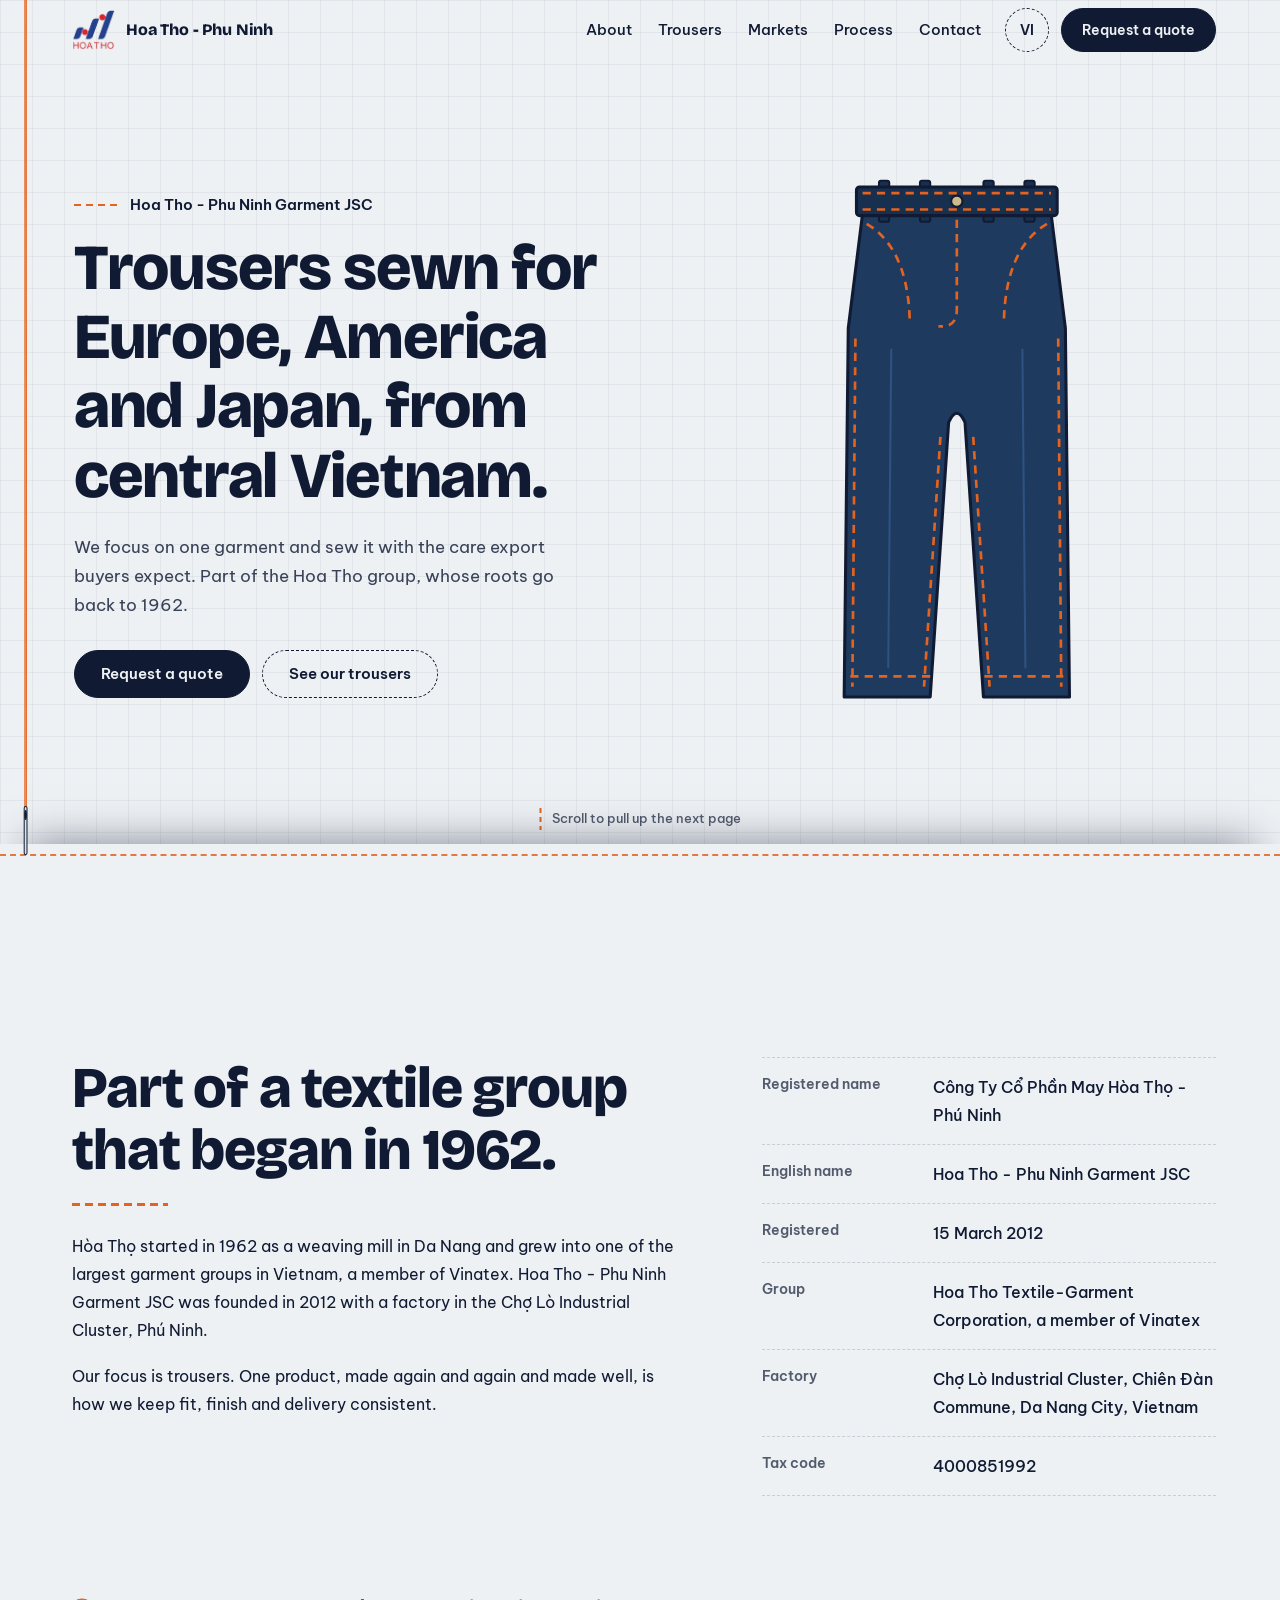
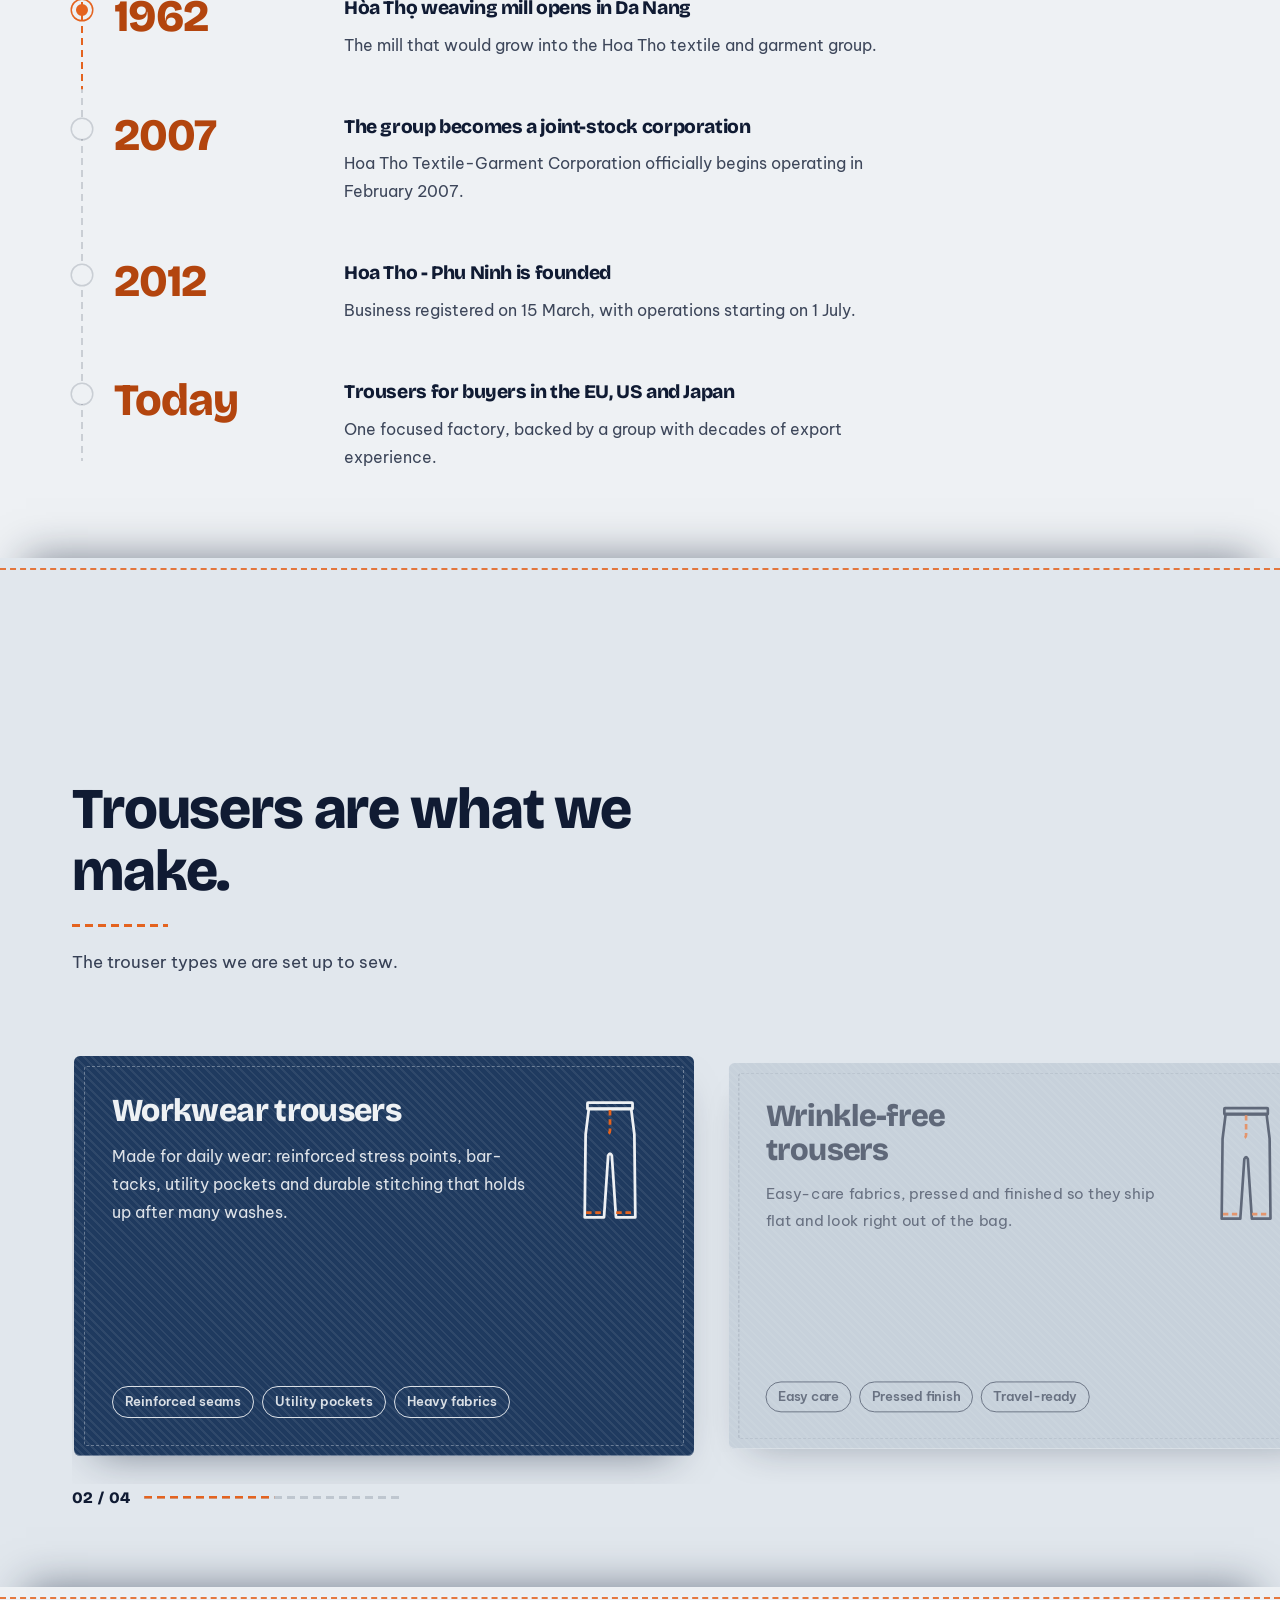
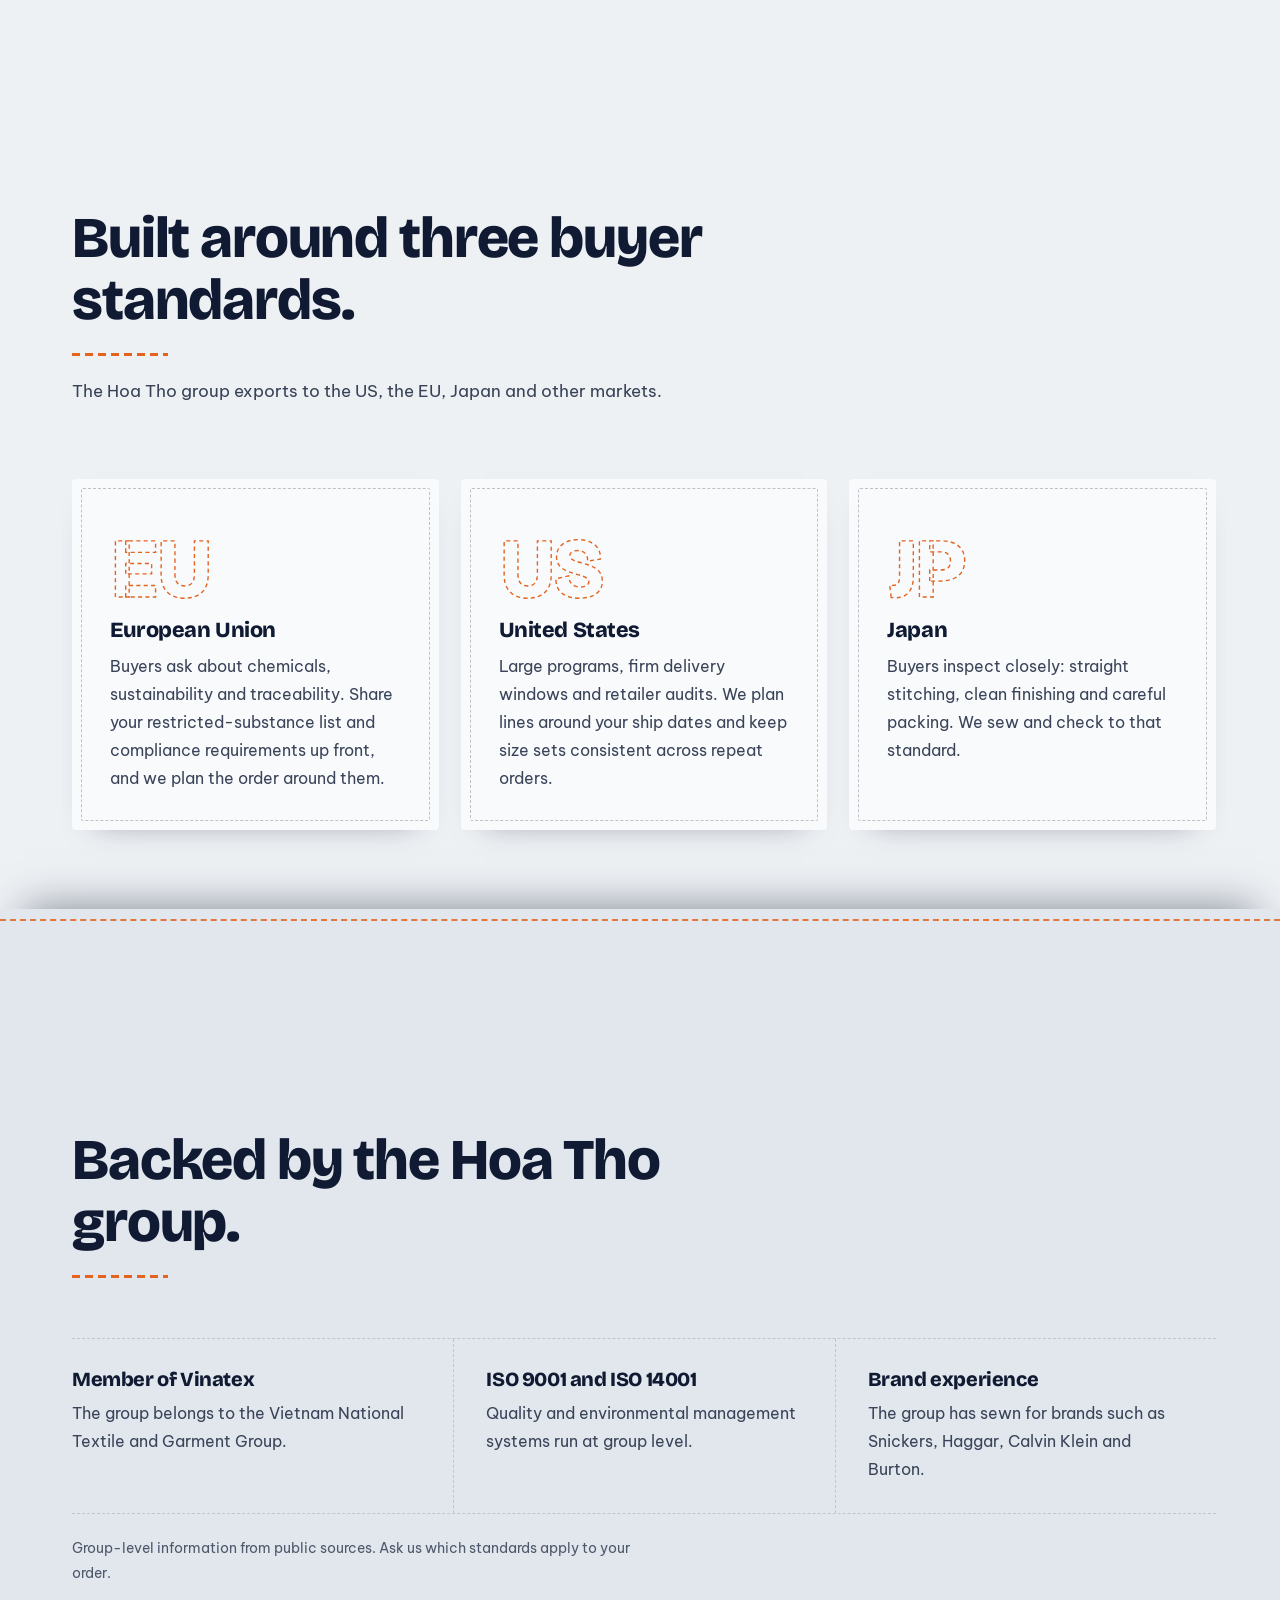
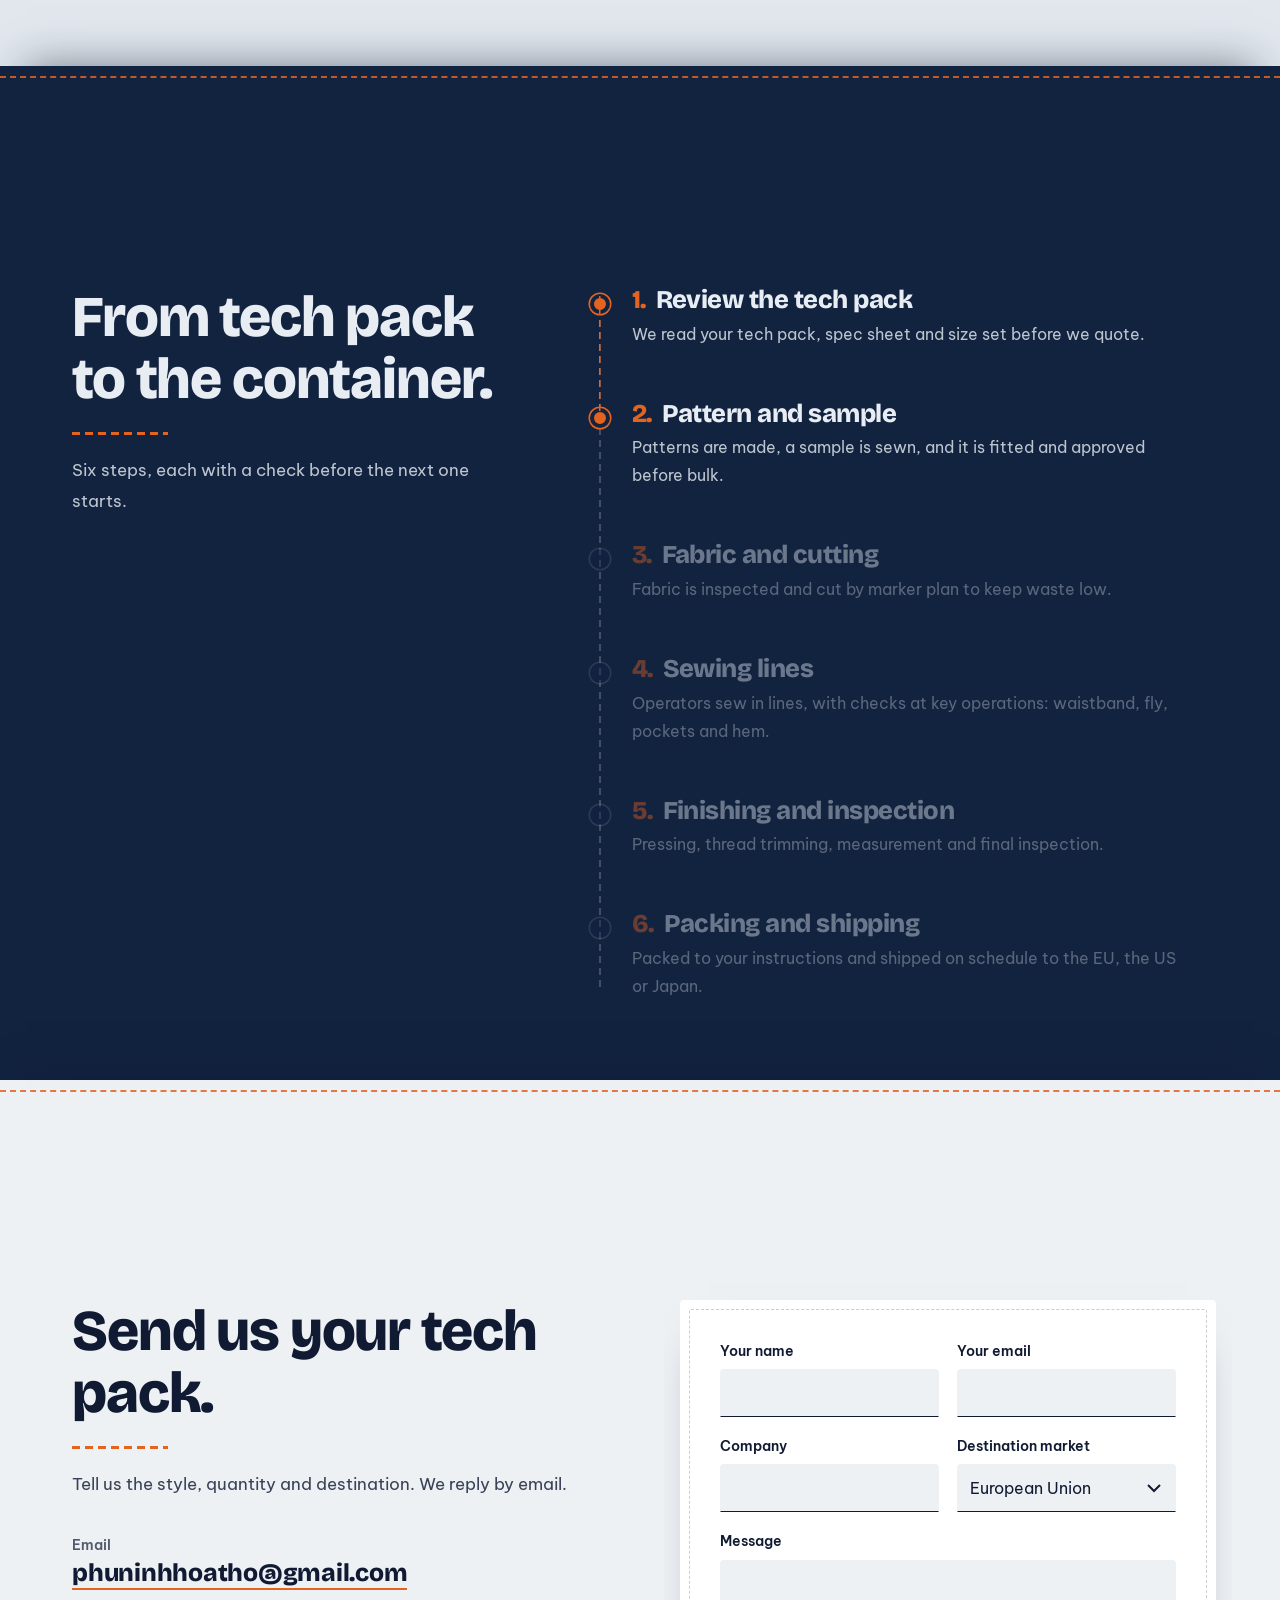
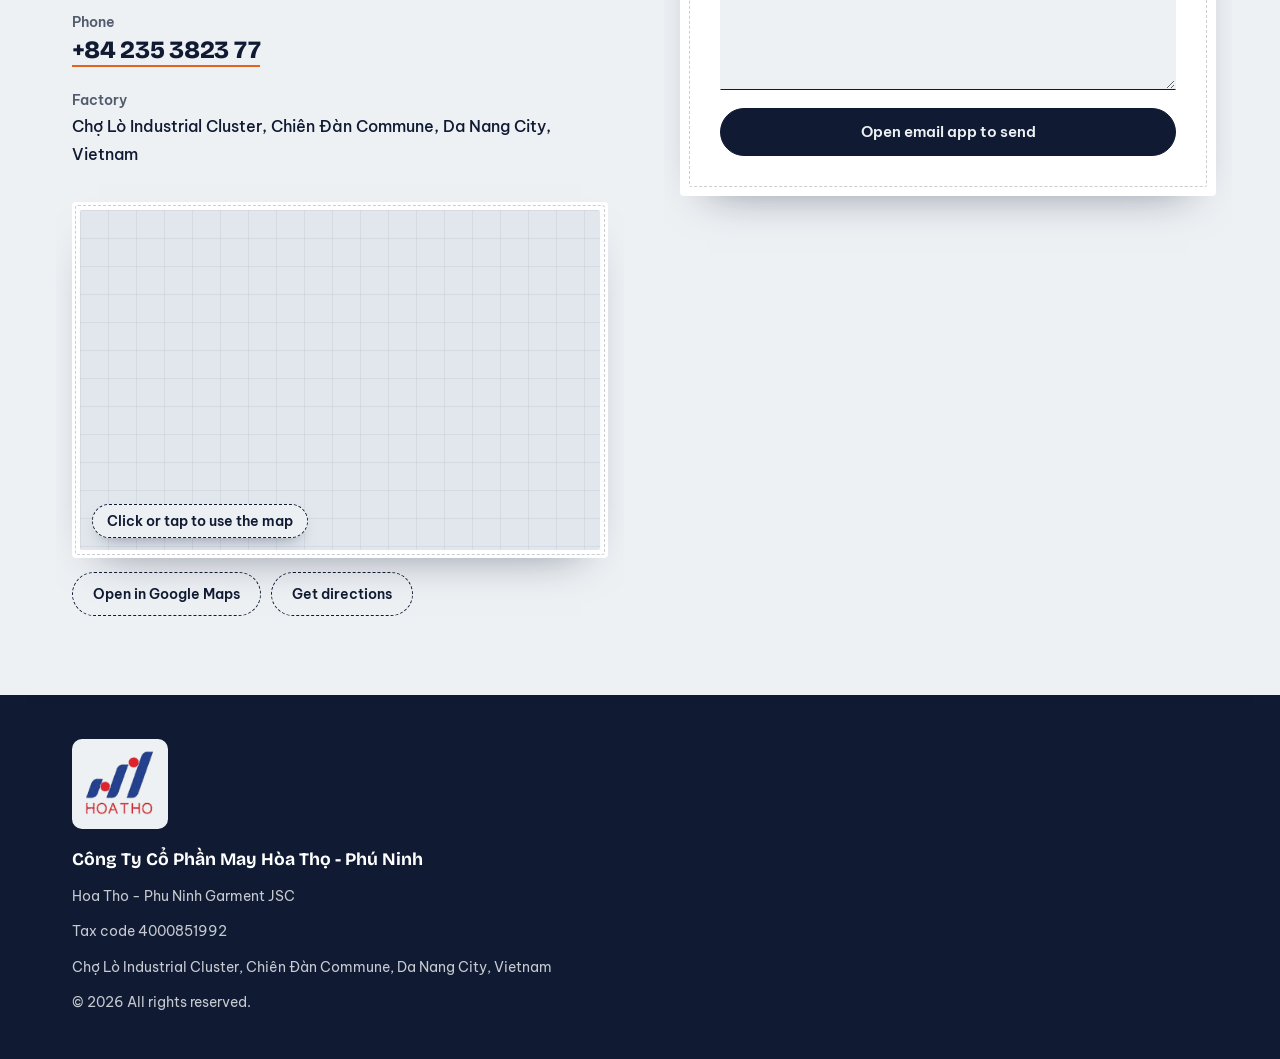
<file: index.html>
<!DOCTYPE html>
<html lang="en">
<head>
<meta charset="utf-8">
<meta name="viewport" content="width=device-width, initial-scale=1, viewport-fit=cover">
<title>Hoa Tho - Phu Ninh Garment JSC | Trouser manufacturer, Vietnam</title>
<meta name="description" content="Hoa Tho - Phu Ninh Garment JSC sews trousers for buyers in the EU, the US and Japan. Part of the Hoa Tho group, whose roots go back to 1962.">
<meta name="theme-color" content="#EEF1F4">
<link rel="icon" type="image/png" href="[data-uri]">
<link rel="preconnect" href="https://fonts.googleapis.com">
<link rel="preconnect" href="https://fonts.gstatic.com" crossorigin>
<link href="https://fonts.googleapis.com/css2?family=Be+Vietnam+Pro:wght@400;500;600&family=Bricolage+Grotesque:opsz,wght@12..96,600;12..96,800&display=swap" rel="stylesheet">
<script>document.documentElement.classList.add('js');</script>
<link rel="stylesheet" href="style.css">
</head>
<body>
<a class="skip" href="#main">Skip to content</a>

<!-- shared SVG symbol: trouser icon for the swatches -->
<svg width="0" height="0" style="position:absolute" aria-hidden="true" focusable="false">
  <symbol id="trouser-ico" viewBox="0 0 400 580">
    <path d="M108 64 L292 64 L306 176 L310 536 L226 536 L208 268 Q200 250 192 268 L174 536 L90 536 L94 176 Z" fill="none" stroke="currentColor" stroke-width="12" stroke-linejoin="round"/>
    <rect x="102" y="38" width="196" height="28" rx="3" fill="none" stroke="currentColor" stroke-width="12"/>
    <path d="M200 70 L200 158 Q200 176 182 174 M96 516 L174 516 M227 516 L305 516" fill="none" stroke="#E4631F" stroke-width="12" stroke-dasharray="24 16"/>
  </symbol>
</svg>

<header class="hdr" id="hdr">
  <div class="hdr-in">
    <a class="brand" href="#top" aria-label="Hoa Tho - Phu Ninh Garment JSC">
      <span class="logo" role="img" aria-label="Hòa Thọ logo"></span>
      <span data-i18n="brand">Hoa Tho - Phu Ninh</span>
    </a>
    <nav class="nav" aria-label="Main">
      <a href="#about" data-i18n="n_about">About</a>
      <a href="#products" data-i18n="n_products">Trousers</a>
      <a href="#markets" data-i18n="n_markets">Markets</a>
      <a href="#process" data-i18n="n_process">Process</a>
      <a href="#contact" data-i18n="n_contact">Contact</a>
    </nav>
    <button class="lang" id="lang" type="button" aria-label="Chuyển sang tiếng Việt">VI</button>
    <a class="btn hdr-cta" href="#contact" data-i18n="hdr_cta">Request a quote</a>
  </div>
</header>

<svg class="pull" id="pull" aria-hidden="true" focusable="false"></svg>

<main id="main">
<!-- ================= HERO ================= -->
<section class="hero" id="hero" aria-labelledby="hero-h">
  <div class="hero-sticky" id="top">
    <div class="hero-grid">
      <div class="hero-copy">
        <p class="hero-co" data-i18n="hero_co">Hoa Tho - Phu Ninh Garment JSC</p>
        <h1 id="hero-h" data-i18n="hero_h">Trousers sewn for Europe, America and Japan, from central Vietnam.</h1>
        <p class="hero-lead" data-i18n="hero_lead">We focus on one garment and sew it with the care export buyers expect. Part of the Hoa Tho group, whose roots go back to 1962.</p>
        <div class="hero-cta">
          <a class="btn" href="#contact" data-i18n="hero_cta1">Request a quote</a>
          <a class="btn ghost" href="#products" data-i18n="hero_cta2">See our trousers</a>
        </div>
      </div>
      <div class="hero-art">
        <svg id="heroSvg" viewBox="0 0 400 580" role="img" aria-label="Trousers with orange topstitching" data-i18n-aria="hero_art">
          <defs></defs>
          <g class="fabric">
            <path d="M108 64 L292 64 L306 176 L310 536 L226 536 L208 268 Q200 250 192 268 L174 536 L90 536 L94 176 Z" fill="#1F3A5F" stroke="#101B33" stroke-width="3" stroke-linejoin="round"/>
            <path d="M136 196 L133 508 M264 196 L267 508" stroke="#2E5283" stroke-width="2" fill="none"/>
            <rect x="124" y="32" width="10" height="40" rx="2" fill="#17304F" stroke="#101B33" stroke-width="2"/>
            <rect x="164" y="32" width="10" height="40" rx="2" fill="#17304F" stroke="#101B33" stroke-width="2"/>
            <rect x="226" y="32" width="10" height="40" rx="2" fill="#17304F" stroke="#101B33" stroke-width="2"/>
            <rect x="266" y="32" width="10" height="40" rx="2" fill="#17304F" stroke="#101B33" stroke-width="2"/>
            <rect x="102" y="38" width="196" height="28" rx="3" fill="#17304F" stroke="#101B33" stroke-width="3"/>
            <circle cx="200" cy="52" r="5.5" fill="#CDB98A" stroke="#101B33" stroke-width="2"/>
          </g>
          <g fill="none" stroke="#E4631F" stroke-width="2.6" stroke-dasharray="8 6">
            <path d="M108 44 L292 44"/>
            <path d="M108 60 L292 60"/>
            <path d="M200 70 L200 158 Q200 176 182 174"/>
            <path d="M112 74 Q152 98 154 168"/>
            <path d="M288 74 Q248 98 246 168"/>
            <path d="M101 186 L98 526"/>
            <path d="M299 186 L302 526"/>
            <path d="M184 282 L168 526"/>
            <path d="M216 282 L232 526"/>
            <path d="M96 516 L174 516"/>
            <path d="M227 516 L304 516"/>
          </g>
        </svg>
      </div>
    </div>
    <div class="hero-hint" id="heroHint" aria-hidden="true"><i></i><span data-i18n="hero_hint">Scroll to pull up the next page</span></div>
  </div>
</section>

<!-- ================= ABOUT ================= -->
<section class="sec" id="about" aria-labelledby="about-h">
  <div class="wrap">
    <div class="about-grid">
      <div>
        <h2 id="about-h" data-rv data-i18n="ab_h">Part of a textile group that began in 1962.</h2>
        <span class="seam" data-rv style="--d:.25s"></span>
        <div class="body">
          <p data-i18n="ab_p1">Hòa Thọ started in 1962 as a weaving mill in Da Nang and grew into one of the largest garment groups in Vietnam, a member of Vinatex. Hoa Tho - Phu Ninh Garment JSC was founded in 2012 with a factory in the Chợ Lò Industrial Cluster, Phú Ninh.</p>
          <p data-i18n="ab_p2">Our focus is trousers. One product, made again and again and made well, is how we keep fit, finish and delivery consistent.</p>
        </div>
      </div>
      <dl class="facts" data-rv style="--d:.15s">
        <div><dt data-i18n="fk_reg">Registered name</dt><dd>Công Ty Cổ Phần May Hòa Thọ - Phú Ninh</dd></div>
        <div><dt data-i18n="fk_en">English name</dt><dd>Hoa Tho - Phu Ninh Garment JSC</dd></div>
        <div><dt data-i18n="fk_est">Registered</dt><dd data-i18n="fv_est">15 March 2012</dd></div>
        <div><dt data-i18n="fk_grp">Group</dt><dd data-i18n="fv_grp">Hoa Tho Textile-Garment Corporation, a member of Vinatex</dd></div>
        <div><dt data-i18n="fk_loc">Factory</dt><dd data-i18n="fv_loc">Chợ Lò Industrial Cluster, Chiên Đàn Commune, Da Nang City, Vietnam</dd></div>
        <div><dt data-i18n="fk_tax">Tax code</dt><dd>4000851992</dd></div>
      </dl>
    </div>

    <ol class="thread tl" id="tl">
      <li><time>1962</time><h3 data-i18n="tl1_t">Hòa Thọ weaving mill opens in Da Nang</h3><p data-i18n="tl1_p">The mill that would grow into the Hoa Tho textile and garment group.</p></li>
      <li><time>2007</time><h3 data-i18n="tl2_t">The group becomes a joint-stock corporation</h3><p data-i18n="tl2_p">Hoa Tho Textile-Garment Corporation officially begins operating in February 2007.</p></li>
      <li><time>2012</time><h3 data-i18n="tl3_t">Hoa Tho - Phu Ninh is founded</h3><p data-i18n="tl3_p">Business registered on 15 March, with operations starting on 1 July.</p></li>
      <li><time data-i18n="tl4_k">Today</time><h3 data-i18n="tl4_t">Trousers for buyers in the EU, US and Japan</h3><p data-i18n="tl4_p">One focused factory, backed by a group with decades of export experience.</p></li>
    </ol>
  </div>
</section>

<!-- ================= PRODUCTS ================= -->
<section class="sec alt" id="products" aria-labelledby="pr-h">
  <div class="wrap">
    <h2 id="pr-h" data-rv data-i18n="pr_h">Trousers are what we make.</h2>
    <span class="seam" data-rv style="--d:.25s"></span>
    <p class="sec-lead" data-i18n="pr_lead">The trouser types we are set up to sew.</p>

    <div class="car-wrap">
      <div class="car" id="car" tabindex="0" role="region" aria-roledescription="carousel" aria-label="Trouser types" data-i18n-aria="car_label">
      <article role="group" aria-roledescription="slide" aria-label="1 / 4" class="card c1">
        <div>
          <h3 data-i18n="c1_t">Dress and smart-casual trousers</h3>
          <p data-i18n="c1_p">Woven trousers with clean waistbands, crisp creases and even topstitching, sewn in size sets that stay consistent from the first carton to the last.</p>
        </div>
        <svg class="ico" aria-hidden="true"><use href="#trouser-ico"/></svg>
        <ul data-i18n-list="c1_tags"><li>Woven</li><li>Flat-front</li><li>Pleated</li></ul>
      </article>
      <article role="group" aria-roledescription="slide" aria-label="2 / 4" class="card c2">
        <div>
          <h3 data-i18n="c2_t">Workwear trousers</h3>
          <p data-i18n="c2_p">Made for daily wear: reinforced stress points, bar-tacks, utility pockets and durable stitching that holds up after many washes.</p>
        </div>
        <svg class="ico" aria-hidden="true"><use href="#trouser-ico"/></svg>
        <ul data-i18n-list="c2_tags"><li>Reinforced seams</li><li>Utility pockets</li><li>Heavy fabrics</li></ul>
      </article>
      <article role="group" aria-roledescription="slide" aria-label="3 / 4" class="card c3">
        <div>
          <h3 data-i18n="c3_t">Wrinkle-free trousers</h3>
          <p data-i18n="c3_p">Easy-care fabrics, pressed and finished so they ship flat and look right out of the bag.</p>
        </div>
        <svg class="ico" aria-hidden="true"><use href="#trouser-ico"/></svg>
        <ul data-i18n-list="c3_tags"><li>Easy care</li><li>Pressed finish</li><li>Travel-ready</li></ul>
      </article>
      <article role="group" aria-roledescription="slide" aria-label="4 / 4" class="card c4">
        <div>
          <h3 data-i18n="c4_t">Sewn to your tech pack</h3>
          <p data-i18n="c4_p">Send us your patterns, spec sheet and trims. We sew to your specification, or help develop the pattern and samples with you.</p>
        </div>
        <svg class="ico" aria-hidden="true"><use href="#trouser-ico"/></svg>
        <ul data-i18n-list="c4_tags"><li>Cut and sew</li><li>Sampling</li><li>Repeat orders</li></ul>
      </article>
      </div>
      <div class="car-ctl">
        <div class="car-meta"><span class="car-count" id="carCount" aria-live="polite">01 / 04</span><span class="car-bar" id="carBar" aria-hidden="true"><i></i></span></div>
      </div>
    </div>
  </div>
</section>

<!-- ================= MARKETS ================= -->
<section class="sec" id="markets" aria-labelledby="mk-h">
  <div class="wrap">
    <h2 id="mk-h" data-rv data-i18n="mk_h">Built around three buyer standards.</h2>
    <span class="seam" data-rv style="--d:.25s"></span>
    <p class="sec-lead" data-i18n="mk_lead">The Hoa Tho group exports to the US, the EU, Japan and other markets.</p>

    <div class="mk-grid">
      <article class="mk" data-rv>
        <svg class="mk-code" viewBox="0 0 220 110" aria-hidden="true"><text x="2" y="98">EU</text></svg>
        <h3 data-i18n="mk_eu_t">European Union</h3>
        <p data-i18n="mk_eu_p">Buyers ask about chemicals, sustainability and traceability. Share your restricted-substance list and compliance requirements up front, and we plan the order around them.</p>
      </article>
      <article class="mk" data-rv style="--d:.18s">
        <svg class="mk-code" viewBox="0 0 220 110" aria-hidden="true"><text x="2" y="98">US</text></svg>
        <h3 data-i18n="mk_us_t">United States</h3>
        <p data-i18n="mk_us_p">Large programs, firm delivery windows and retailer audits. We plan lines around your ship dates and keep size sets consistent across repeat orders.</p>
      </article>
      <article class="mk" data-rv style="--d:.36s">
        <svg class="mk-code" viewBox="0 0 220 110" aria-hidden="true"><text x="2" y="98">JP</text></svg>
        <h3 data-i18n="mk_jp_t">Japan</h3>
        <p data-i18n="mk_jp_p">Buyers inspect closely: straight stitching, clean finishing and careful packing. We sew and check to that standard.</p>
      </article>
    </div>
  </div>
</section>

<!-- ================= GROUP STANDARDS ================= -->
<section class="sec alt" id="group" aria-labelledby="st-h">
  <div class="wrap">
    <h2 id="st-h" data-rv data-i18n="st_h">Backed by the Hoa Tho group.</h2>
    <span class="seam" data-rv style="--d:.25s"></span>
    <div class="st-grid">
      <div data-rv><h3 data-i18n="st1_t">Member of Vinatex</h3><p data-i18n="st1_p">The group belongs to the Vietnam National Textile and Garment Group.</p></div>
      <div data-rv style="--d:.15s"><h3 data-i18n="st2_t">ISO 9001 and ISO 14001</h3><p data-i18n="st2_p">Quality and environmental management systems run at group level.</p></div>
      <div data-rv style="--d:.3s"><h3 data-i18n="st3_t">Brand experience</h3><p data-i18n="st3_p">The group has sewn for brands such as Snickers, Haggar, Calvin Klein and Burton.</p></div>
    </div>
    <p class="note" data-i18n="st_note">Group-level information from public sources. Ask us which standards apply to your order.</p>
  </div>
</section>

<!-- ================= PROCESS ================= -->
<section class="sec dark" id="process" aria-labelledby="pc-h">
  <div class="wrap pc-wrap">
    <div class="pc-head">
      <h2 id="pc-h" data-rv data-i18n="pc_h">From tech pack to the container.</h2>
      <span class="seam" data-rv style="--d:.25s"></span>
      <p class="sec-lead" data-i18n="pc_lead">Six steps, each with a check before the next one starts.</p>
    </div>
    <ol class="thread pc" id="pc">
      <li><h3 data-i18n="pc1_t">Review the tech pack</h3><p data-i18n="pc1_p">We read your tech pack, spec sheet and size set before we quote.</p></li>
      <li><h3 data-i18n="pc2_t">Pattern and sample</h3><p data-i18n="pc2_p">Patterns are made, a sample is sewn, and it is fitted and approved before bulk.</p></li>
      <li><h3 data-i18n="pc3_t">Fabric and cutting</h3><p data-i18n="pc3_p">Fabric is inspected and cut by marker plan to keep waste low.</p></li>
      <li><h3 data-i18n="pc4_t">Sewing lines</h3><p data-i18n="pc4_p">Operators sew in lines, with checks at key operations: waistband, fly, pockets and hem.</p></li>
      <li><h3 data-i18n="pc5_t">Finishing and inspection</h3><p data-i18n="pc5_p">Pressing, thread trimming, measurement and final inspection.</p></li>
      <li><h3 data-i18n="pc6_t">Packing and shipping</h3><p data-i18n="pc6_p">Packed to your instructions and shipped on schedule to the EU, the US or Japan.</p></li>
    </ol>
  </div>
</section>

<!-- ================= CONTACT ================= -->
<section class="sec" id="contact" aria-labelledby="ct-h">
  <div class="wrap ct-grid">
    <div>
      <h2 id="ct-h" data-rv data-i18n="ct_h">Send us your tech pack.</h2>
      <span class="seam" data-rv style="--d:.25s"></span>
      <p class="sec-lead" data-i18n="ct_p">Tell us the style, quantity and destination. We reply by email.</p>
      <dl class="ct-lines">
        <div><dt data-i18n="ct_email">Email</dt><dd><a href="mailto:phuninhhoatho@gmail.com">phuninhhoatho@gmail.com</a></dd></div>
        <div><dt data-i18n="ct_phone">Phone</dt><dd><a href="tel:+84235382377">+84 235 3823 77</a></dd></div>
        <div><dt data-i18n="ct_addr">Factory</dt><dd class="plain" data-i18n="fv_loc">Chợ Lò Industrial Cluster, Chiên Đàn Commune, Da Nang City, Vietnam</dd></div>
      </dl>
      <div class="map-box" data-rv>
        <div class="map" id="map">
          <iframe id="mapFrame" src='https://www.google.com/maps?q=15.546567,108.46052&z=17&output=embed&amp;hl=en' data-src-base='https://www.google.com/maps?q=15.546567,108.46052&z=17&output=embed' title="Map showing the Hoa Tho - Phu Ninh factory location" data-i18n-title="map_title" loading="lazy" referrerpolicy="no-referrer-when-downgrade" allowfullscreen></iframe>
          <button type="button" class="map-shield" id="mapShield"><span data-i18n="map_tap">Click or tap to use the map</span></button>
        </div>
      </div>
      <div class="map-links">
        <a class="btn ghost" href='https://www.google.com/maps/place/C%C3%B4ng+Ty+C%E1%BB%95+Ph%E1%BA%A7n+May+H%C3%B2a+Th%E1%BB%8D+-+Ph%C3%BA+Ninh+(Hoa+Tho+-+Phu+Ninh+Garment+JSC.)/@15.546567,108.46052,17z/data=!3m1!4b1!4m6!3m5!1s0x3169c2b6aaaaaaab:0xd3bf2cdc6167424b!8m2!3d15.546567!4d108.46052!16s%2Fg%2F1pzy680kv' target="_blank" rel="noopener" data-i18n="map_open">Open in Google Maps</a>
        <a class="btn ghost" href='https://www.google.com/maps/dir/?api=1&destination=15.546567,108.46052' target="_blank" rel="noopener" data-i18n="map_dir">Get directions</a>
      </div>
    </div>

    <div class="fm" data-rv>
      <form id="form" novalidate>
        <div class="fld two">
          <div class="fld"><label for="f-name" data-i18n="lb_name">Your name</label><input id="f-name" name="name" type="text" autocomplete="name" required></div>
          <div class="fld"><label for="f-email" data-i18n="lb_email">Your email</label><input id="f-email" name="email" type="email" autocomplete="email" inputmode="email"></div>
        </div>
        <div class="fld two">
          <div class="fld"><label for="f-co" data-i18n="lb_co">Company</label><input id="f-co" name="company" type="text" autocomplete="organization"></div>
          <div class="fld"><label for="f-mk" data-i18n="lb_mk">Destination market</label>
            <select id="f-mk" name="market">
              <option value="EU" data-i18n="o_eu">European Union</option>
              <option value="US" data-i18n="o_us">United States</option>
              <option value="Japan" data-i18n="o_jp">Japan</option>
              <option value="Other" data-i18n="o_ot">Other</option>
            </select>
          </div>
        </div>
        <div class="fld"><label for="f-msg" data-i18n="lb_msg">Message</label><textarea id="f-msg" name="message" required></textarea></div>
        <p class="err" id="err" role="alert" hidden data-i18n="err">Please enter your name and a message.</p>
        <button class="btn" type="submit" data-i18n="btn_send">Open email app to send</button>
        <div class="sent" id="sent" hidden>
          <p data-i18n="sent_t">Email did not open? Use one of these:</p>
          <div class="acts">
            <a class="btn" id="aApp" href="#" data-i18n="sent_app">Open email app</a>
            <a class="btn ghost" id="aGmail" href="#" target="_blank" rel="noopener" data-i18n="sent_gmail">Open in Gmail</a>
            <button class="btn ghost" id="bCopy" type="button" data-i18n="sent_copy">Copy message</button>
          </div>
          <span class="copied" id="copied" role="status" aria-live="polite"></span>
        </div>
      </form>
    </div>
  </div>
</section>
</main>

<footer>
  <div class="wrap">
    <span class="logo-chip"><span class="logo" role="img" aria-label="Hòa Thọ logo"></span></span>
    <strong>Công Ty Cổ Phần May Hòa Thọ - Phú Ninh</strong>
    <span>Hoa Tho - Phu Ninh Garment JSC</span>
    <span><span data-i18n="ft_tax">Tax code</span> 4000851992</span>
    <span data-i18n="fv_loc">Chợ Lò Industrial Cluster, Chiên Đàn Commune, Da Nang City, Vietnam</span>
    <span>© <span id="yr">2026</span> <span data-i18n="ft_rights">All rights reserved.</span></span>
  </div>
</footer>

<script src="lenis.min.js"></script>
<script src="main.js"></script>
</body>
</html>
</file>
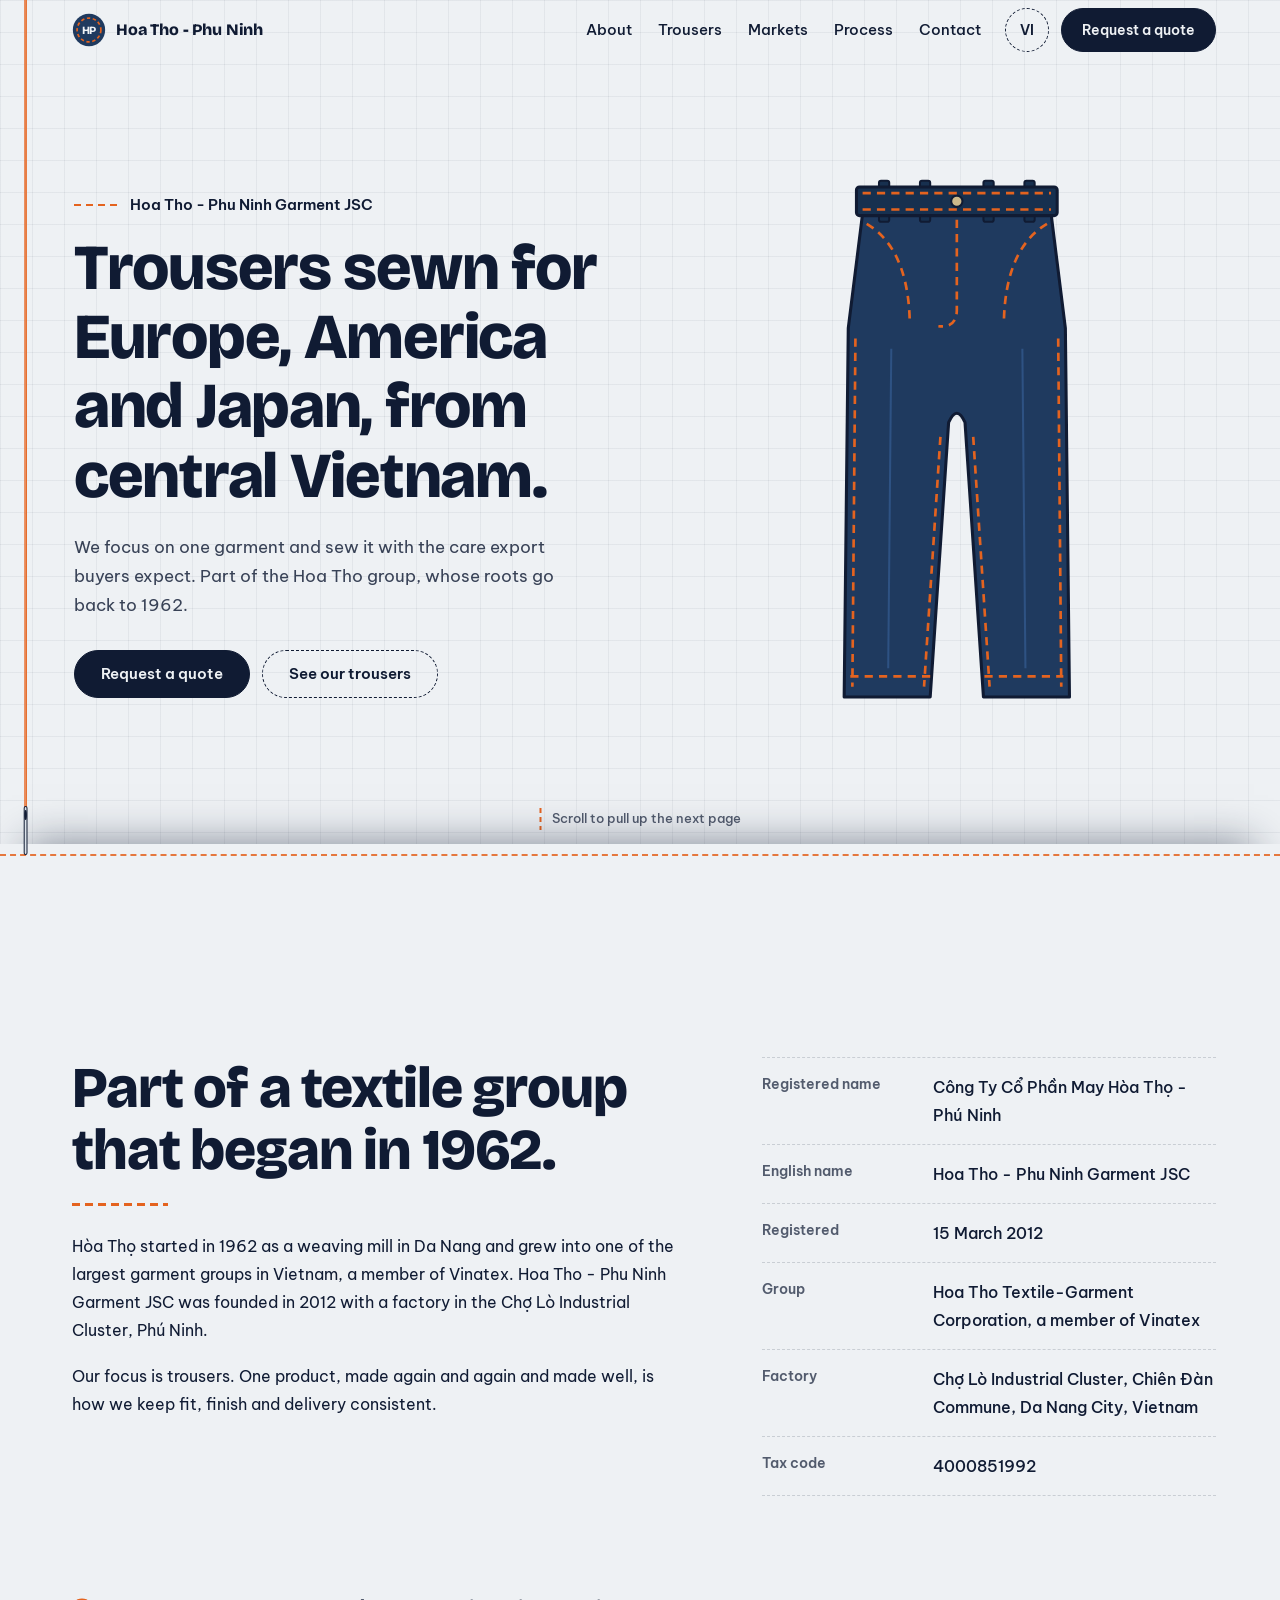
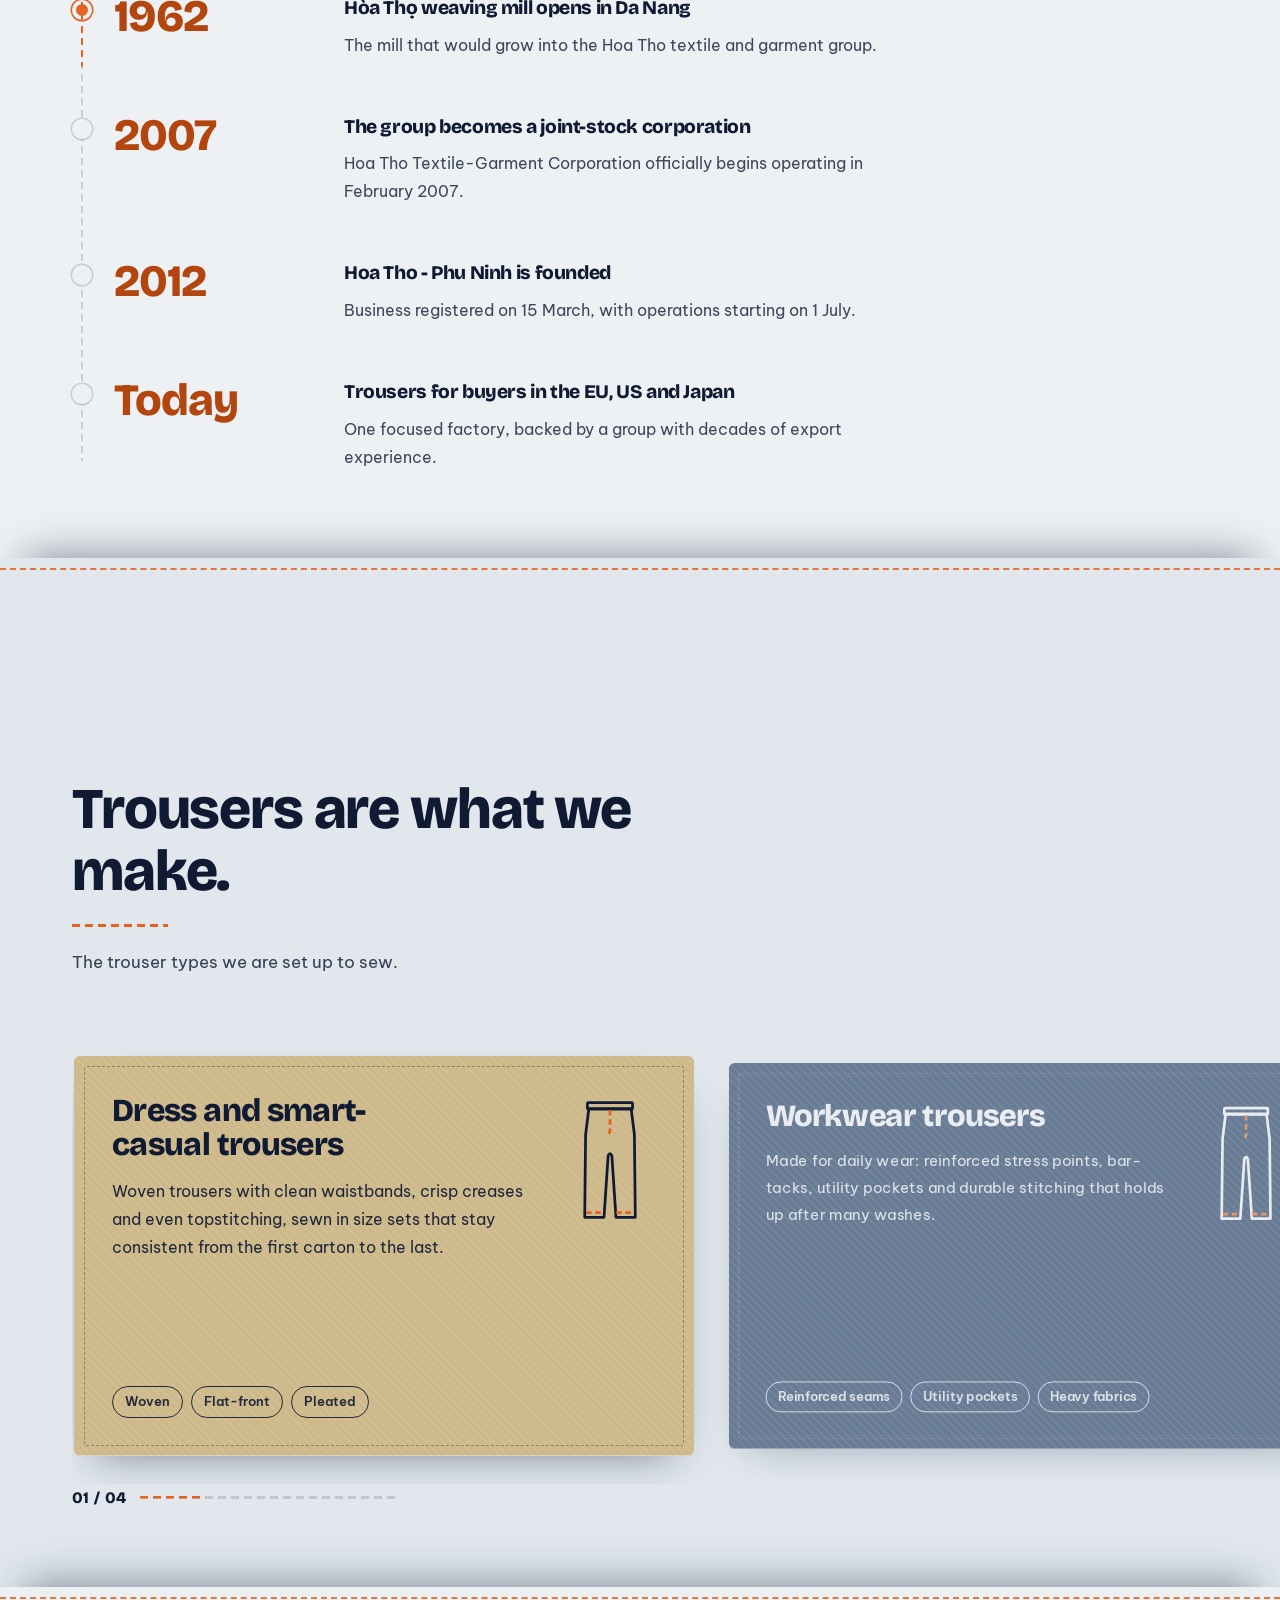
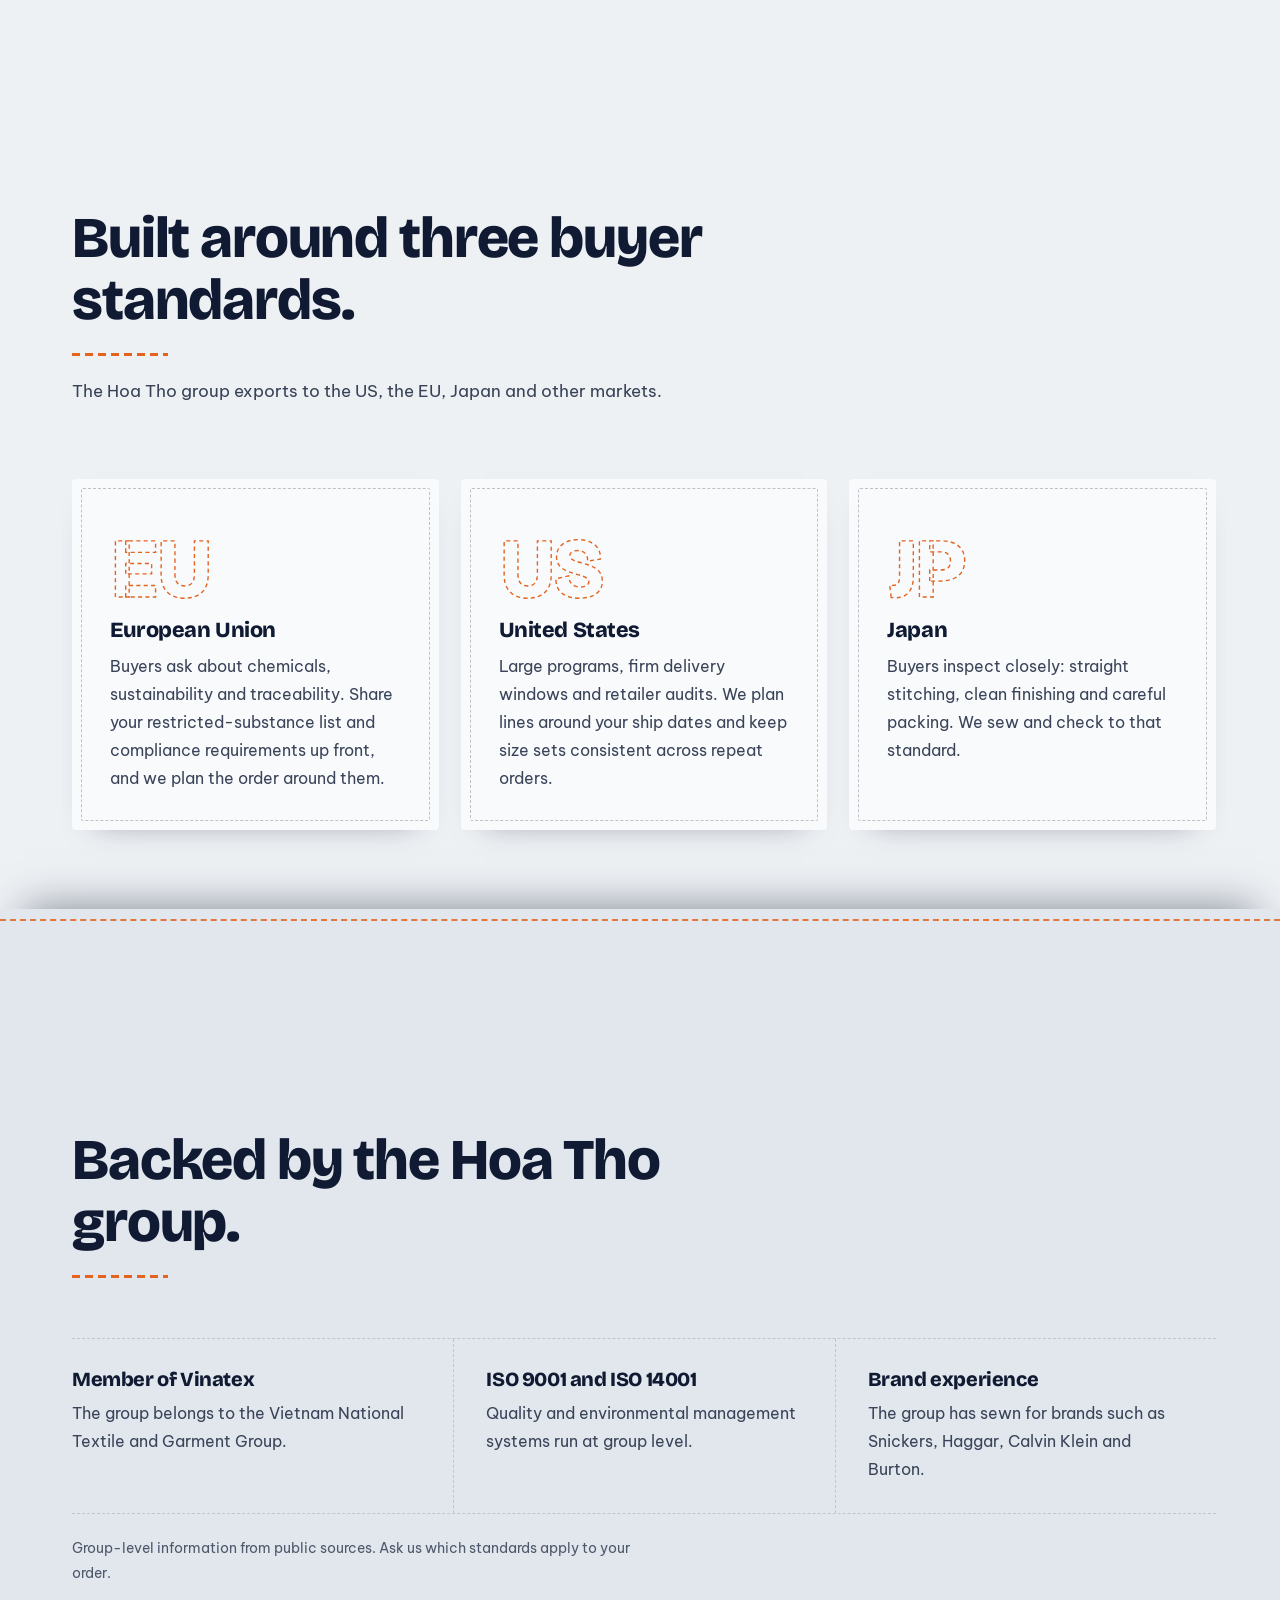
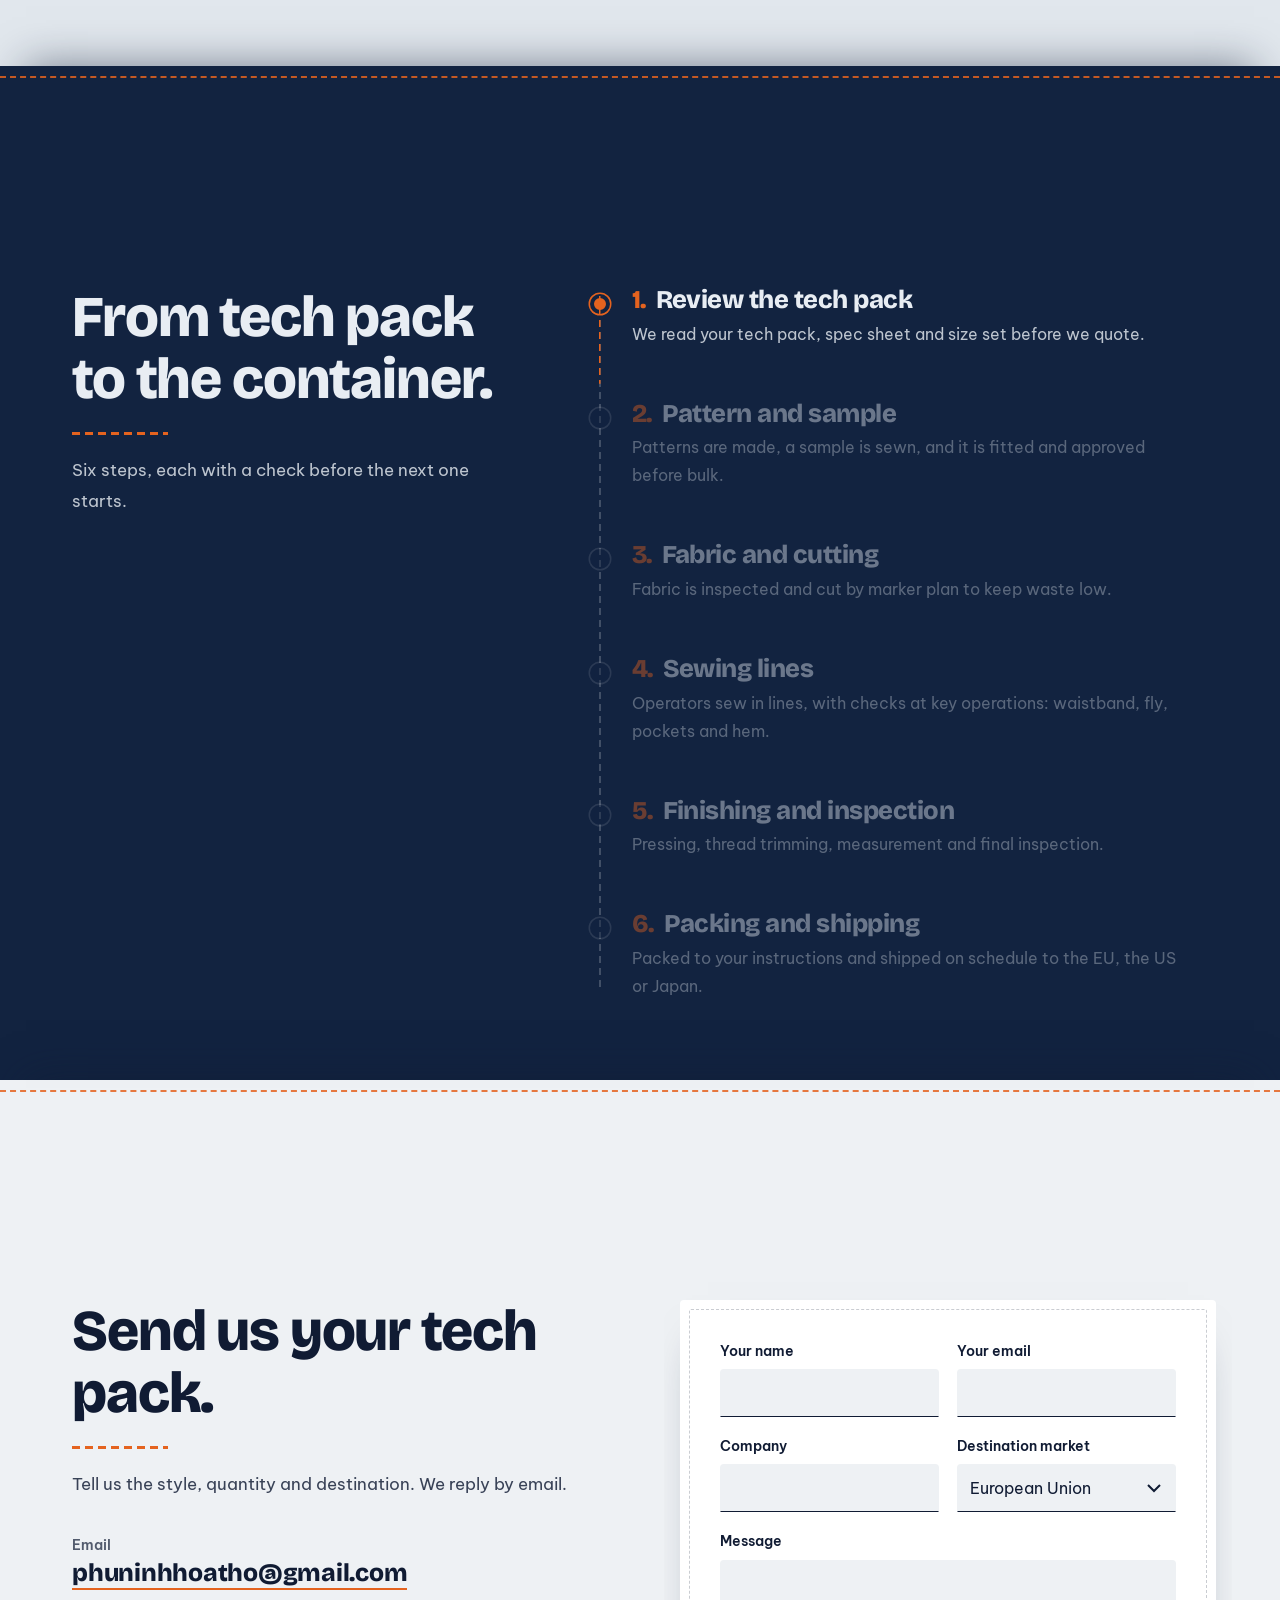
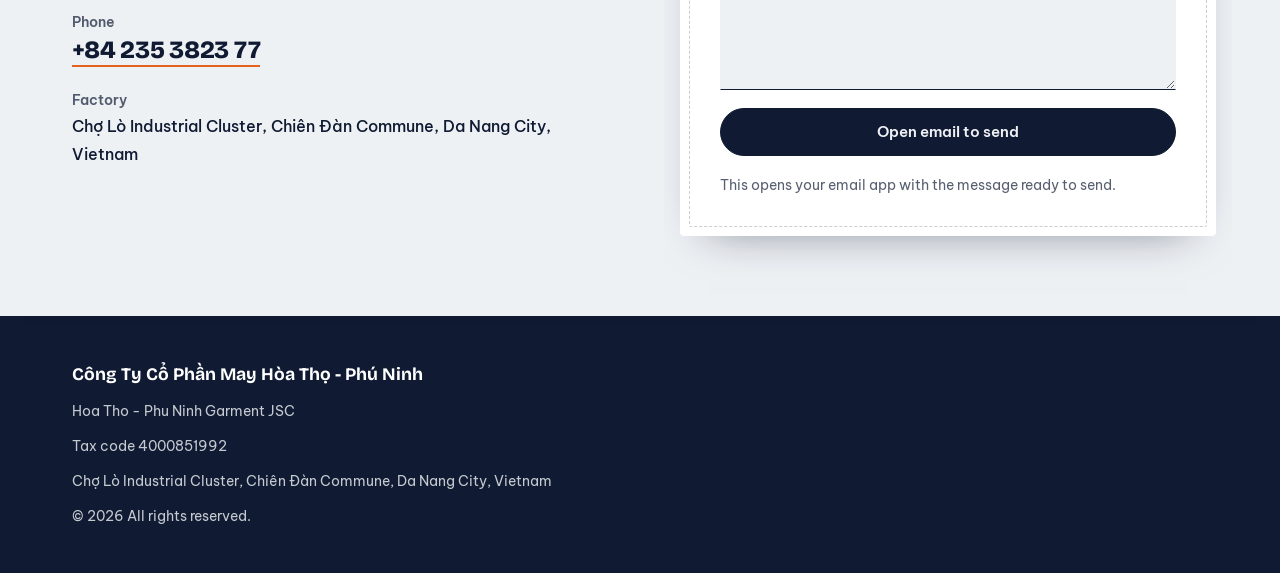
<file: hoatho-phuninh-landing-fixed.html>
<!DOCTYPE html>
<html lang="en">
<head>
<meta charset="utf-8">
<meta name="viewport" content="width=device-width, initial-scale=1, viewport-fit=cover">
<title>Hoa Tho - Phu Ninh Garment JSC | Trouser manufacturer, Vietnam</title>
<meta name="description" content="Hoa Tho - Phu Ninh Garment JSC sews trousers for buyers in the EU, the US and Japan. Part of the Hoa Tho group, whose roots go back to 1962.">
<meta name="theme-color" content="#EEF1F4">
<link rel="icon" href="data:image/svg+xml,%3Csvg xmlns='http://www.w3.org/2000/svg' viewBox='0 0 40 40'%3E%3Ccircle cx='20' cy='20' r='19' fill='%231F3A5F'/%3E%3Ccircle cx='20' cy='20' r='14' fill='none' stroke='%23E4631F' stroke-width='2' stroke-dasharray='4 3'/%3E%3C/svg%3E">
<link rel="preconnect" href="https://fonts.googleapis.com">
<link rel="preconnect" href="https://fonts.gstatic.com" crossorigin>
<link href="https://fonts.googleapis.com/css2?family=Be+Vietnam+Pro:wght@400;500;600&family=Bricolage+Grotesque:opsz,wght@12..96,600;12..96,800&display=swap" rel="stylesheet">
<script>document.documentElement.classList.add('js');</script>
<style>
:root{
  --paper:#EEF1F4; --paper2:#E1E7ED; --ink:#101B33; --denim:#1F3A5F; --denim-d:#122340;
  --khaki:#CDB98A; --thread:#E4631F; --thread-d:#B3450E; --line:rgba(16,27,51,.16);
  --f-display:'Bricolage Grotesque','Segoe UI',system-ui,-apple-system,'Helvetica Neue',Arial,sans-serif;
  --f-body:'Be Vietnam Pro','Segoe UI',system-ui,-apple-system,Roboto,'Helvetica Neue',Arial,sans-serif;
  --hdr:60px; --pad:clamp(22px,5vw,64px);
}
*,*::before,*::after{box-sizing:border-box}
*{margin:0}
html{-webkit-text-size-adjust:100%;text-size-adjust:100%}
html.lenis,html.lenis body{height:auto}
.lenis.lenis-smooth{scroll-behavior:auto!important}
.lenis.lenis-stopped{overflow:hidden}
body{font-family:var(--f-body);background:var(--paper);color:var(--ink);line-height:1.65;font-size:1rem;overflow-x:hidden;overflow-x:clip;-webkit-font-smoothing:antialiased;-webkit-tap-highlight-color:transparent}
img,svg{display:block;max-width:100%}
a{color:inherit}
h1,h2,h3{font-family:var(--f-display);line-height:1.08;letter-spacing:-.02em;font-weight:800}
:focus-visible{outline:3px solid var(--thread);outline-offset:3px;border-radius:2px}
.skip{position:absolute;left:12px;top:-60px;background:var(--ink);color:#fff;padding:10px 16px;z-index:100;border-radius:6px}
.skip:focus{top:12px}
section[id]{scroll-margin-top:var(--hdr)}

/* ---------- header ---------- */
.hdr{position:fixed;inset:0 0 auto 0;z-index:50;padding-top:env(safe-area-inset-top);transition:background .3s,border-color .3s;border-bottom:1px solid transparent}
.hdr.sc{background:rgba(238,241,244,.88);-webkit-backdrop-filter:blur(10px);backdrop-filter:blur(10px);border-bottom-color:var(--line)}
.hdr-in{height:var(--hdr);display:flex;align-items:center;gap:12px;padding:0 var(--pad) 0 calc(var(--pad) + 8px);max-width:1400px;margin:0 auto}
.brand{display:flex;align-items:center;gap:10px;text-decoration:none;font-family:var(--f-display);font-weight:800;font-size:1rem;letter-spacing:-.01em;min-width:0;flex:1 1 auto}
.brand svg{width:34px;height:34px;flex:none}
.brand span{white-space:nowrap;overflow:hidden;text-overflow:ellipsis}
.nav{display:none;gap:26px;font-size:.92rem;font-weight:500}
.nav a{text-decoration:none;padding:6px 0;background:linear-gradient(var(--thread),var(--thread)) 0 100%/0 2px no-repeat;transition:background-size .3s}
.nav a:hover{background-size:100% 2px}
.lang{min-width:44px;height:44px;border:1.5px dashed var(--ink);border-radius:999px;background:transparent;font:600 .85rem var(--f-body);color:var(--ink);cursor:pointer;padding:0 12px}
.btn.hdr-cta{display:none}
@media (min-width:640px){.btn.hdr-cta{display:inline-flex}}
@media (min-width:980px){.nav{display:flex;margin-left:auto;margin-right:12px}.brand{flex:0 0 auto}}

.btn{display:inline-flex;align-items:center;justify-content:center;min-height:48px;padding:0 26px;border-radius:999px;border:1.5px solid var(--ink);background:var(--ink);color:var(--paper);font:600 .95rem var(--f-body);white-space:nowrap;text-decoration:none;cursor:pointer;transition:background .25s,color .25s,border-color .25s}
.btn:hover{background:var(--thread-d);border-color:var(--thread-d)}
.btn.ghost{background:transparent;color:var(--ink);border-style:dashed}
.btn.ghost:hover{background:var(--ink);color:var(--paper);border-style:solid}
.hdr-cta.btn{min-height:44px;padding:0 20px;font-size:.88rem}

/* ---------- thread that pulls the next page up (fixed overlay) ---------- */
.pull{position:fixed;left:0;top:0;width:100%;height:100%;z-index:40;pointer-events:none;overflow:visible}
.pull path.th{fill:none;stroke:var(--thread);stroke-width:2.6;stroke-linecap:round}
.pull path.th2{fill:none;stroke:rgba(255,255,255,.35);stroke-width:.8;stroke-linecap:round}

/* ---------- hero (static) ---------- */
.hero{position:relative}
.hero-sticky{position:relative;min-height:calc(100vh - 56px);min-height:calc(100svh - 56px);display:flex;align-items:center;padding:calc(var(--hdr) + 14px + env(safe-area-inset-top)) var(--pad) 28px calc(var(--pad) + 10px);
  background-color:var(--paper);
  background-image:linear-gradient(rgba(16,27,51,.055) 1px,transparent 1px),linear-gradient(90deg,rgba(16,27,51,.055) 1px,transparent 1px);
  background-size:32px 32px}
.hero-grid{display:grid;grid-template-columns:1.05fr .95fr;gap:clamp(16px,4vw,64px);align-items:center;width:100%;max-width:1280px;margin:0 auto}
.hero-co{font-size:.95rem;font-weight:600;margin-bottom:16px;display:flex;align-items:center;gap:12px}
.hero-co::before{content:"";width:44px;height:2px;background:repeating-linear-gradient(90deg,var(--thread) 0 7px,transparent 7px 12px);flex:none}
.hero h1{font-size:clamp(2.1rem,5vw,4.3rem);font-size:clamp(2.1rem,min(5vw,10svh),4.3rem);max-width:16ch}
.hero-lead{margin-top:22px;max-width:46ch;font-size:1.05rem;color:rgba(16,27,51,.82)}
.hero-cta{margin-top:30px;display:flex;flex-wrap:wrap;gap:12px}
.hero-art{display:flex;justify-content:center;align-items:center;min-height:0}
.hero-art svg{height:min(66vh,600px);height:min(66svh,600px);width:auto;max-width:100%;overflow:visible}
.hero-hint{position:absolute;left:50%;bottom:calc(14px + env(safe-area-inset-bottom));transform:translateX(-50%);font-size:.82rem;font-weight:500;color:rgba(16,27,51,.7);display:flex;align-items:center;gap:10px;white-space:nowrap;pointer-events:none}
.hero-hint i{width:2px;height:22px;background:repeating-linear-gradient(to bottom,var(--thread) 0 5px,transparent 5px 9px)}
@media (max-width:820px){
  .hero-grid{grid-template-columns:1fr;gap:10px}
  .hero h1{font-size:clamp(1.75rem,8vw,2.4rem);max-width:17ch}
  .hero-lead,.hero-cta .ghost{display:none}
  .hero-cta{margin-top:18px}
  .hero-co{margin-bottom:10px;font-size:.85rem}
  .hero-art svg{height:min(36vh,360px);height:min(36svh,360px)}
  .hero-hint{display:none}
}
@media (max-width:820px) and (max-height:600px){
  .hero-co{display:none}
  .hero-art svg{height:min(30vh,380px);height:min(30svh,380px)}
}
@media (max-height:480px) and (min-width:821px){
  .hero h1{font-size:clamp(1.4rem,8.5vh,2.4rem)}
  .hero-lead,.hero-cta{display:none}
  .hero-co{margin-bottom:8px}
}
/* load-in: the one orchestrated moment */
@keyframes wipe{from{clip-path:inset(-25% 100% -25% 0)}to{clip-path:inset(-25% -3% -25% -3%)}}
@keyframes cut{from{clip-path:inset(0 0 100% 0)}to{clip-path:inset(-10% -10% -10% -10%)}}
@keyframes rise{from{opacity:0}to{opacity:1}}
.js .hero h1{animation:wipe 1.3s cubic-bezier(.65,0,.2,1) .15s both}
.js .hero-co,.js .hero-lead,.js .hero-cta{animation:rise .8s ease 1s both}
.js .hero-art{animation:cut 1.2s cubic-bezier(.65,0,.2,1) .35s both}

/* ---------- generic sections ---------- */
.sec{padding:clamp(76px,12vw,150px) var(--pad) clamp(76px,12vw,150px) calc(var(--pad) + 8px);position:relative;box-shadow:0 -26px 40px -26px rgba(16,27,51,.5)}
.sec::before{content:"";position:absolute;left:0;right:0;top:10px;border-top:2px dashed var(--thread);opacity:.85;pointer-events:none}
.sec .wrap{will-change:transform}
.wrap{max-width:1180px;margin:0 auto}
.sec h2{font-size:clamp(1.9rem,5.2vw,3.6rem);max-width:18ch}
.sec-lead{margin-top:20px;max-width:54ch;font-size:1.08rem;color:rgba(16,27,51,.82)}
/* body text safety: prevent Vietnamese descenders/diacritics from overlapping */
.hero-lead,.sec-lead,.about-grid .body p,.tl p,.facts dd,.card p,.mk p,.st-grid p,.note,.pc p,.ct-lines dd.plain,footer span{line-height:1.75;overflow-wrap:anywhere;}
.about-grid .body p+p{margin-top:18px;}
.seam{display:block;height:3px;width:96px;margin-top:22px;background:repeating-linear-gradient(90deg,var(--thread) 0 8px,transparent 8px 13px)}
.dark{background:var(--denim-d);color:#E8EDF3}
.dark .sec-lead,.dark p{color:rgba(232,237,243,.8)}
.alt{background:var(--paper2)}

/* reveal: a wipe along the seam (only things that are not scrubbed) */
.js [data-rv]{clip-path:inset(-20% 100% -20% 0)}
.js [data-rv].in{clip-path:inset(-20% -3% -20% -3%);transition:clip-path 1.1s cubic-bezier(.65,0,.2,1);transition-delay:var(--d,0s)}

/* ---------- about ---------- */
.about-grid{display:grid;gap:clamp(36px,6vw,80px);grid-template-columns:1fr}
.about-grid p+p{margin-top:16px}
.about-grid .body{margin-top:26px;max-width:58ch}
.facts{border-top:1.5px dashed var(--line);align-self:start}
.facts div{display:grid;grid-template-columns:minmax(96px,34%) 1fr;gap:16px;padding:15px 0;border-bottom:1.5px dashed var(--line)}
.facts dt{font-size:.88rem;font-weight:600;color:rgba(16,27,51,.7)}
.facts dd{font-weight:500;overflow-wrap:anywhere}
@media (min-width:900px){.about-grid{grid-template-columns:1.15fr .85fr}}

/* thread timeline (shared by about + process) */
.thread{list-style:none;padding:0 0 0 42px;position:relative;--tc:var(--line);--p:1}
.js .thread{--p:0}
.thread::before,.thread::after{content:"";position:absolute;left:9px;top:10px;bottom:10px;width:2px;background:repeating-linear-gradient(to bottom,var(--tc) 0 7px,transparent 7px 12px)}
.thread::after{--tc:var(--thread);clip-path:inset(0 0 calc(100% - var(--p) * 100%) 0)}
.thread>li{position:relative;padding-bottom:clamp(30px,5vw,52px)}
.thread>li:last-child{padding-bottom:0}
.thread>li::before{content:"";position:absolute;left:-42px;top:8px;width:20px;height:20px;border-radius:50%;background:var(--thread);border:4px solid var(--paper);box-shadow:0 0 0 1.5px var(--thread);transition:background .3s,box-shadow .3s}
.js .thread>li:not(.on)::before{background:var(--paper);box-shadow:0 0 0 1.5px var(--line)}
.tl{margin-top:clamp(56px,8vw,96px)}
.tl time{font-family:var(--f-display);font-weight:800;font-size:clamp(1.9rem,4.2vw,2.8rem);letter-spacing:-.02em;color:var(--thread-d);line-height:1.1;display:block}
.tl h3{font-size:1.2rem;margin:6px 0 6px}
.tl p{max-width:52ch;color:rgba(16,27,51,.8)}
@media (min-width:900px){
  .tl>li{display:grid;grid-template-columns:190px 1fr;gap:12px 40px;align-items:start}
  .tl time{grid-row:span 2}
  .tl h3{margin:6px 0 0}
}

/* ---------- products: swipeable carousel of fabric swatches ---------- */
.car-wrap{margin-top:clamp(40px,6vw,72px)}
.car{--cw:clamp(272px,80vw,430px);--gap:clamp(14px,2vw,24px);display:flex;gap:var(--gap);overflow-x:auto;overflow-y:hidden;scroll-snap-type:x mandatory;scroll-padding-left:2px;-webkit-overflow-scrolling:touch;overscroll-behavior-x:contain;margin-right:calc(-1 * max(var(--pad), (100vw - 1188px) / 2));padding:6px var(--pad) 28px 2px;scrollbar-width:none;position:relative;cursor:grab;outline-offset:-3px}
.car::-webkit-scrollbar{display:none}
/* trailing spacer so that every slide, including the last, can sit at the start of the track */
.car::after{content:"";flex:0 0 max(0px,calc(100% - var(--cw) - var(--gap)))}
@media (min-width:900px){.car{--cw:min(620px,52vw);--ch:400px}}
.car.drag{scroll-snap-type:none;cursor:grabbing;user-select:none;-webkit-user-select:none}
.card{--c-bg:var(--khaki);--c-ink:var(--ink);flex:0 0 var(--cw);scroll-snap-align:start;scroll-snap-stop:always;position:relative;min-height:var(--ch,calc(var(--cw) * 1.22));border-radius:6px;padding:clamp(24px,3.2vw,38px);background-color:var(--c-bg);color:var(--c-ink);
  background-image:repeating-linear-gradient(45deg,rgba(255,255,255,.07) 0 2px,transparent 2px 6px);
  display:grid;grid-template-columns:1fr auto;gap:20px;align-content:space-between;box-shadow:0 -1px 0 rgba(255,255,255,.35) inset,0 18px 40px -22px rgba(16,27,51,.55)}
.js .card{transition:opacity .45s ease,transform .45s ease}
.js .card:not(.on){opacity:.62;transform:scale(.965)}
.card::after{content:"";position:absolute;inset:10px;border:1.5px dashed currentColor;opacity:.35;border-radius:3px;pointer-events:none}
.card h3{font-size:clamp(1.45rem,3.2vw,2rem);max-width:14ch}
.card p{margin-top:14px;max-width:38ch;opacity:.92}
.card .ico{width:clamp(56px,10vw,92px);height:auto;aspect-ratio:400/580;color:currentColor;align-self:start}
.card ul{grid-column:1/-1;list-style:none;padding:0;display:flex;flex-wrap:wrap;gap:8px}
.card li{font-size:.82rem;font-weight:600;padding:4px 12px;border:1.5px solid currentColor;border-radius:999px;opacity:.9}
.c1{--c-bg:#CDB98A}
.c2{--c-bg:#1F3A5F;--c-ink:#EEF1F4}
.c3{--c-bg:#B7C4D1}
.c4{--c-bg:#2B303A;--c-ink:#EEF1F4}
.car-ctl{display:flex;align-items:center;gap:16px;margin-top:4px;padding-right:2px}
.car-meta{display:flex;align-items:center;gap:14px;flex:1;min-width:0}
.car-count{font:800 1rem var(--f-display);letter-spacing:.02em;white-space:nowrap}
.car-bar{flex:1;max-width:260px;min-width:40px;height:3px;position:relative;background:repeating-linear-gradient(90deg,var(--line) 0 8px,transparent 8px 13px)}
.car-bar i{position:absolute;inset:0;background:repeating-linear-gradient(90deg,var(--thread) 0 8px,transparent 8px 13px);clip-path:inset(0 calc(100% - var(--p,0.25) * 100%) 0 0)}
.car-hint{font-size:.85rem;color:rgba(16,27,51,.7);white-space:nowrap}

/* ---------- markets ---------- */
.mk-grid{margin-top:clamp(40px,6vw,72px);display:grid;gap:22px;grid-template-columns:1fr}
.mk{background:#F8FAFC;padding:clamp(26px,3.4vw,38px);position:relative;border-radius:4px;box-shadow:0 14px 30px -24px rgba(16,27,51,.5)}
.mk::after{content:"";position:absolute;inset:9px;border:1.5px dashed rgba(16,27,51,.25);border-radius:2px;pointer-events:none}
.mk-code{width:clamp(130px,16vw,180px);height:auto;margin-bottom:12px;overflow:visible}
.mk-code text{font-family:var(--f-display);font-weight:800;font-size:104px;fill:none;stroke:var(--thread);stroke-width:1.7;stroke-dasharray:5 4}
.mk h3{font-size:1.35rem;margin-bottom:10px}
.mk p{color:rgba(16,27,51,.82)}
@media (min-width:900px){.mk-grid{grid-template-columns:repeat(3,1fr)}}

/* ---------- group standards ---------- */
.st-grid{margin-top:clamp(36px,5vw,60px);display:grid;gap:0;grid-template-columns:1fr;border-top:1.5px dashed var(--line)}
.st-grid>div{padding:26px 0;border-bottom:1.5px dashed var(--line)}
.st-grid h3{font-size:1.25rem;margin-bottom:8px}
.st-grid p{color:rgba(16,27,51,.8);max-width:44ch}
.note{margin-top:22px;font-size:.88rem;color:rgba(16,27,51,.7);max-width:64ch}
@media (min-width:900px){
  .st-grid{grid-template-columns:repeat(3,1fr);border-bottom:1.5px dashed var(--line)}
  .st-grid>div{border-bottom:0;padding:30px 32px 30px 0}
  .st-grid>div+div{padding-left:32px;border-left:1.5px dashed var(--line)}
}

/* ---------- process ---------- */
.pc-wrap{display:grid;gap:clamp(40px,6vw,70px);grid-template-columns:1fr}
.pc-head{align-self:start}
.pc{--tc:rgba(255,255,255,.2);counter-reset:s}
.pc>li::before{border-color:var(--denim-d);box-shadow:0 0 0 1.5px var(--thread)}
.js .pc>li:not(.on)::before{background:var(--denim-d);box-shadow:0 0 0 1.5px rgba(255,255,255,.25)}
.pc>li{counter-increment:s;transition:opacity .4s}
.js .pc>li:not(.on){opacity:.42}
.pc h3{font-size:clamp(1.25rem,2.6vw,1.6rem);margin-bottom:6px}
.pc h3::before{content:counter(s) ".";color:var(--thread);margin-right:10px}
.pc p{max-width:50ch}
@media (min-width:900px){
  .pc-wrap{grid-template-columns:5fr 7fr}
  .pc-head{position:sticky;top:calc(var(--hdr) + 40px)}
}

/* ---------- contact ---------- */
.ct-grid{display:grid;gap:clamp(36px,6vw,72px);grid-template-columns:1fr}
.ct-lines{margin-top:34px;display:grid;gap:22px}
.ct-lines dt{font-size:.88rem;font-weight:600;color:rgba(16,27,51,.7)}
.ct-lines dd{font-family:var(--f-display);font-weight:800;font-size:clamp(1.05rem,4.4vw,1.55rem);letter-spacing:-.01em;overflow-wrap:anywhere;line-height:1.3}
.ct-lines dd.plain{font-family:var(--f-body);font-weight:500;font-size:1rem;letter-spacing:0}
.ct-lines a{text-decoration:none;background:linear-gradient(var(--thread),var(--thread)) 0 100%/100% 2px no-repeat;padding-bottom:2px}
.ct-lines a:hover{color:var(--thread-d)}
.fm{background:#fff;padding:clamp(22px,4vw,40px);border-radius:4px;position:relative;box-shadow:0 20px 44px -28px rgba(16,27,51,.55)}
.fm::after{content:"";position:absolute;inset:9px;border:1.5px dashed rgba(16,27,51,.22);border-radius:2px;pointer-events:none}
.fm form{position:relative;z-index:1;display:grid;gap:18px}
.fld{display:grid;gap:6px}
.fld.two{gap:18px}
.fld label{font-size:.88rem;font-weight:600}
.fld input,.fld select,.fld textarea{width:100%;min-height:48px;font:400 16px var(--f-body);color:var(--ink);background:var(--paper);border:1.5px solid transparent;border-bottom-color:var(--ink);border-radius:4px 4px 0 0;padding:10px 12px;-webkit-appearance:none;appearance:none}
.fld textarea{min-height:130px;resize:vertical}
.fld select{background-image:url("data:image/svg+xml,%3Csvg xmlns='http://www.w3.org/2000/svg' width='14' height='9' viewBox='0 0 14 9'%3E%3Cpath d='M1 1l6 6 6-6' fill='none' stroke='%23101B33' stroke-width='2'/%3E%3C/svg%3E");background-repeat:no-repeat;background-position:right 14px center;padding-right:40px}
.fld input:focus,.fld select:focus,.fld textarea:focus{outline:none;border-color:var(--thread);background:#fff}
@media (min-width:560px){.fld.two{grid-template-columns:1fr 1fr}}
.err{color:#B3260E;font-size:.9rem;font-weight:600}
.err[hidden]{display:none}
.fm .btn{width:100%}
.fm .hint{font-size:.85rem;color:rgba(16,27,51,.7)}
.sent{border:1.5px dashed var(--thread);border-radius:4px;padding:16px;display:grid;gap:12px;background:#FFF7F1}
.sent[hidden]{display:none}
.sent p{font-weight:600;font-size:.95rem}
.sent .acts{display:flex;flex-wrap:wrap;gap:10px}
.sent .btn{width:auto;min-height:44px;padding:0 18px;font-size:.9rem}
.sent .copied{font-size:.88rem;font-weight:600;color:var(--thread-d)}
@media (min-width:900px){.ct-grid{grid-template-columns:1fr 1fr}}

/* ---------- footer ---------- */
footer{background:var(--ink);color:rgba(238,241,244,.82);padding:44px var(--pad) calc(44px + env(safe-area-inset-bottom)) calc(var(--pad) + 8px);font-size:.9rem}
footer .wrap{display:grid;gap:10px}
footer strong{color:#fff;font-family:var(--f-display);font-size:1.1rem}

/* ---------- reduced motion ---------- */
@media (prefers-reduced-motion:reduce){
  *,*::before,*::after{animation:none!important;transition:none!important;scroll-behavior:auto!important}
  .js [data-rv]{clip-path:none!important}
  .js .thread{--p:1!important}
  .hero-hint,.pull{display:none}
}
</style>
</head>
<body>
<a class="skip" href="#main">Skip to content</a>

<!-- shared SVG symbol: trouser icon for the swatches -->
<svg width="0" height="0" style="position:absolute" aria-hidden="true" focusable="false">
  <symbol id="trouser-ico" viewBox="0 0 400 580">
    <path d="M108 64 L292 64 L306 176 L310 536 L226 536 L208 268 Q200 250 192 268 L174 536 L90 536 L94 176 Z" fill="none" stroke="currentColor" stroke-width="12" stroke-linejoin="round"/>
    <rect x="102" y="38" width="196" height="28" rx="3" fill="none" stroke="currentColor" stroke-width="12"/>
    <path d="M200 70 L200 158 Q200 176 182 174 M96 516 L174 516 M227 516 L305 516" fill="none" stroke="#E4631F" stroke-width="12" stroke-dasharray="24 16"/>
  </symbol>
</svg>

<header class="hdr" id="hdr">
  <div class="hdr-in">
    <a class="brand" href="#top" aria-label="Hoa Tho - Phu Ninh Garment JSC">
      <svg viewBox="0 0 40 40" aria-hidden="true"><circle cx="20" cy="20" r="19" fill="#1F3A5F"/><circle cx="20" cy="20" r="14" fill="none" stroke="#E4631F" stroke-width="2" stroke-dasharray="4 3"/><text x="20" y="25" text-anchor="middle" font-size="13" font-weight="800" fill="#EEF1F4" font-family="Bricolage Grotesque,Segoe UI,Arial,sans-serif">HP</text></svg>
      <span data-i18n="brand">Hoa Tho - Phu Ninh</span>
    </a>
    <nav class="nav" aria-label="Main">
      <a href="#about" data-i18n="n_about">About</a>
      <a href="#products" data-i18n="n_products">Trousers</a>
      <a href="#markets" data-i18n="n_markets">Markets</a>
      <a href="#process" data-i18n="n_process">Process</a>
      <a href="#contact" data-i18n="n_contact">Contact</a>
    </nav>
    <button class="lang" id="lang" type="button" aria-label="Chuyển sang tiếng Việt">VI</button>
    <a class="btn hdr-cta" href="#contact" data-i18n="hdr_cta">Request a quote</a>
  </div>
</header>

<svg class="pull" id="pull" aria-hidden="true" focusable="false"></svg>

<main id="main">
<!-- ================= HERO ================= -->
<section class="hero" id="hero" aria-labelledby="hero-h">
  <div class="hero-sticky" id="top">
    <div class="hero-grid">
      <div class="hero-copy">
        <p class="hero-co" data-i18n="hero_co">Hoa Tho - Phu Ninh Garment JSC</p>
        <h1 id="hero-h" data-i18n="hero_h">Trousers sewn for Europe, America and Japan, from central Vietnam.</h1>
        <p class="hero-lead" data-i18n="hero_lead">We focus on one garment and sew it with the care export buyers expect. Part of the Hoa Tho group, whose roots go back to 1962.</p>
        <div class="hero-cta">
          <a class="btn" href="#contact" data-i18n="hero_cta1">Request a quote</a>
          <a class="btn ghost" href="#products" data-i18n="hero_cta2">See our trousers</a>
        </div>
      </div>
      <div class="hero-art">
        <svg id="heroSvg" viewBox="0 0 400 580" role="img" aria-label="Trousers with orange topstitching" data-i18n-aria="hero_art">
          <defs></defs>
          <g class="fabric">
            <path d="M108 64 L292 64 L306 176 L310 536 L226 536 L208 268 Q200 250 192 268 L174 536 L90 536 L94 176 Z" fill="#1F3A5F" stroke="#101B33" stroke-width="3" stroke-linejoin="round"/>
            <path d="M136 196 L133 508 M264 196 L267 508" stroke="#2E5283" stroke-width="2" fill="none"/>
            <rect x="124" y="32" width="10" height="40" rx="2" fill="#17304F" stroke="#101B33" stroke-width="2"/>
            <rect x="164" y="32" width="10" height="40" rx="2" fill="#17304F" stroke="#101B33" stroke-width="2"/>
            <rect x="226" y="32" width="10" height="40" rx="2" fill="#17304F" stroke="#101B33" stroke-width="2"/>
            <rect x="266" y="32" width="10" height="40" rx="2" fill="#17304F" stroke="#101B33" stroke-width="2"/>
            <rect x="102" y="38" width="196" height="28" rx="3" fill="#17304F" stroke="#101B33" stroke-width="3"/>
            <circle cx="200" cy="52" r="5.5" fill="#CDB98A" stroke="#101B33" stroke-width="2"/>
          </g>
          <g fill="none" stroke="#E4631F" stroke-width="2.6" stroke-dasharray="8 6">
            <path d="M108 44 L292 44"/>
            <path d="M108 60 L292 60"/>
            <path d="M200 70 L200 158 Q200 176 182 174"/>
            <path d="M112 74 Q152 98 154 168"/>
            <path d="M288 74 Q248 98 246 168"/>
            <path d="M101 186 L98 526"/>
            <path d="M299 186 L302 526"/>
            <path d="M184 282 L168 526"/>
            <path d="M216 282 L232 526"/>
            <path d="M96 516 L174 516"/>
            <path d="M227 516 L304 516"/>
          </g>
        </svg>
      </div>
    </div>
    <div class="hero-hint" id="heroHint" aria-hidden="true"><i></i><span data-i18n="hero_hint">Scroll to pull up the next page</span></div>
  </div>
</section>

<!-- ================= ABOUT ================= -->
<section class="sec" id="about" aria-labelledby="about-h">
  <div class="wrap">
    <div class="about-grid">
      <div>
        <h2 id="about-h" data-rv data-i18n="ab_h">Part of a textile group that began in 1962.</h2>
        <span class="seam" data-rv style="--d:.25s"></span>
        <div class="body">
          <p data-i18n="ab_p1">Hòa Thọ started in 1962 as a weaving mill in Da Nang and grew into one of the largest garment groups in Vietnam, a member of Vinatex. Hoa Tho - Phu Ninh Garment JSC was founded in 2012 with a factory in the Chợ Lò Industrial Cluster, Phú Ninh.</p>
          <p data-i18n="ab_p2">Our focus is trousers. One product, made again and again and made well, is how we keep fit, finish and delivery consistent.</p>
        </div>
      </div>
      <dl class="facts" data-rv style="--d:.15s">
        <div><dt data-i18n="fk_reg">Registered name</dt><dd>Công Ty Cổ Phần May Hòa Thọ - Phú Ninh</dd></div>
        <div><dt data-i18n="fk_en">English name</dt><dd>Hoa Tho - Phu Ninh Garment JSC</dd></div>
        <div><dt data-i18n="fk_est">Registered</dt><dd data-i18n="fv_est">15 March 2012</dd></div>
        <div><dt data-i18n="fk_grp">Group</dt><dd data-i18n="fv_grp">Hoa Tho Textile-Garment Corporation, a member of Vinatex</dd></div>
        <div><dt data-i18n="fk_loc">Factory</dt><dd data-i18n="fv_loc">Chợ Lò Industrial Cluster, Chiên Đàn Commune, Da Nang City, Vietnam</dd></div>
        <div><dt data-i18n="fk_tax">Tax code</dt><dd>4000851992</dd></div>
      </dl>
    </div>

    <ol class="thread tl" id="tl">
      <li><time>1962</time><h3 data-i18n="tl1_t">Hòa Thọ weaving mill opens in Da Nang</h3><p data-i18n="tl1_p">The mill that would grow into the Hoa Tho textile and garment group.</p></li>
      <li><time>2007</time><h3 data-i18n="tl2_t">The group becomes a joint-stock corporation</h3><p data-i18n="tl2_p">Hoa Tho Textile-Garment Corporation officially begins operating in February 2007.</p></li>
      <li><time>2012</time><h3 data-i18n="tl3_t">Hoa Tho - Phu Ninh is founded</h3><p data-i18n="tl3_p">Business registered on 15 March, with operations starting on 1 July.</p></li>
      <li><time data-i18n="tl4_k">Today</time><h3 data-i18n="tl4_t">Trousers for buyers in the EU, US and Japan</h3><p data-i18n="tl4_p">One focused factory, backed by a group with decades of export experience.</p></li>
    </ol>
  </div>
</section>

<!-- ================= PRODUCTS ================= -->
<section class="sec alt" id="products" aria-labelledby="pr-h">
  <div class="wrap">
    <h2 id="pr-h" data-rv data-i18n="pr_h">Trousers are what we make.</h2>
    <span class="seam" data-rv style="--d:.25s"></span>
    <p class="sec-lead" data-i18n="pr_lead">The trouser types we are set up to sew.</p>

    <div class="car-wrap">
      <div class="car" id="car" tabindex="0" role="region" aria-roledescription="carousel" aria-label="Trouser types" data-i18n-aria="car_label">
      <article role="group" aria-roledescription="slide" aria-label="1 / 4" class="card c1">
        <div>
          <h3 data-i18n="c1_t">Dress and smart-casual trousers</h3>
          <p data-i18n="c1_p">Woven trousers with clean waistbands, crisp creases and even topstitching, sewn in size sets that stay consistent from the first carton to the last.</p>
        </div>
        <svg class="ico" aria-hidden="true"><use href="#trouser-ico"/></svg>
        <ul data-i18n-list="c1_tags"><li>Woven</li><li>Flat-front</li><li>Pleated</li></ul>
      </article>
      <article role="group" aria-roledescription="slide" aria-label="2 / 4" class="card c2">
        <div>
          <h3 data-i18n="c2_t">Workwear trousers</h3>
          <p data-i18n="c2_p">Made for daily wear: reinforced stress points, bar-tacks, utility pockets and durable stitching that holds up after many washes.</p>
        </div>
        <svg class="ico" aria-hidden="true"><use href="#trouser-ico"/></svg>
        <ul data-i18n-list="c2_tags"><li>Reinforced seams</li><li>Utility pockets</li><li>Heavy fabrics</li></ul>
      </article>
      <article role="group" aria-roledescription="slide" aria-label="3 / 4" class="card c3">
        <div>
          <h3 data-i18n="c3_t">Wrinkle-free trousers</h3>
          <p data-i18n="c3_p">Easy-care fabrics, pressed and finished so they ship flat and look right out of the bag.</p>
        </div>
        <svg class="ico" aria-hidden="true"><use href="#trouser-ico"/></svg>
        <ul data-i18n-list="c3_tags"><li>Easy care</li><li>Pressed finish</li><li>Travel-ready</li></ul>
      </article>
      <article role="group" aria-roledescription="slide" aria-label="4 / 4" class="card c4">
        <div>
          <h3 data-i18n="c4_t">Sewn to your tech pack</h3>
          <p data-i18n="c4_p">Send us your patterns, spec sheet and trims. We sew to your specification, or help develop the pattern and samples with you.</p>
        </div>
        <svg class="ico" aria-hidden="true"><use href="#trouser-ico"/></svg>
        <ul data-i18n-list="c4_tags"><li>Cut and sew</li><li>Sampling</li><li>Repeat orders</li></ul>
      </article>
      </div>
      <div class="car-ctl">
        <div class="car-meta"><span class="car-count" id="carCount" aria-live="polite">01 / 04</span><span class="car-bar" id="carBar" aria-hidden="true"><i></i></span></div>
      </div>
    </div>
  </div>
</section>

<!-- ================= MARKETS ================= -->
<section class="sec" id="markets" aria-labelledby="mk-h">
  <div class="wrap">
    <h2 id="mk-h" data-rv data-i18n="mk_h">Built around three buyer standards.</h2>
    <span class="seam" data-rv style="--d:.25s"></span>
    <p class="sec-lead" data-i18n="mk_lead">The Hoa Tho group exports to the US, the EU, Japan and other markets.</p>

    <div class="mk-grid">
      <article class="mk" data-rv>
        <svg class="mk-code" viewBox="0 0 220 110" aria-hidden="true"><text x="2" y="98">EU</text></svg>
        <h3 data-i18n="mk_eu_t">European Union</h3>
        <p data-i18n="mk_eu_p">Buyers ask about chemicals, sustainability and traceability. Share your restricted-substance list and compliance requirements up front, and we plan the order around them.</p>
      </article>
      <article class="mk" data-rv style="--d:.18s">
        <svg class="mk-code" viewBox="0 0 220 110" aria-hidden="true"><text x="2" y="98">US</text></svg>
        <h3 data-i18n="mk_us_t">United States</h3>
        <p data-i18n="mk_us_p">Large programs, firm delivery windows and retailer audits. We plan lines around your ship dates and keep size sets consistent across repeat orders.</p>
      </article>
      <article class="mk" data-rv style="--d:.36s">
        <svg class="mk-code" viewBox="0 0 220 110" aria-hidden="true"><text x="2" y="98">JP</text></svg>
        <h3 data-i18n="mk_jp_t">Japan</h3>
        <p data-i18n="mk_jp_p">Buyers inspect closely: straight stitching, clean finishing and careful packing. We sew and check to that standard.</p>
      </article>
    </div>
  </div>
</section>

<!-- ================= GROUP STANDARDS ================= -->
<section class="sec alt" id="group" aria-labelledby="st-h">
  <div class="wrap">
    <h2 id="st-h" data-rv data-i18n="st_h">Backed by the Hoa Tho group.</h2>
    <span class="seam" data-rv style="--d:.25s"></span>
    <div class="st-grid">
      <div data-rv><h3 data-i18n="st1_t">Member of Vinatex</h3><p data-i18n="st1_p">The group belongs to the Vietnam National Textile and Garment Group.</p></div>
      <div data-rv style="--d:.15s"><h3 data-i18n="st2_t">ISO 9001 and ISO 14001</h3><p data-i18n="st2_p">Quality and environmental management systems run at group level.</p></div>
      <div data-rv style="--d:.3s"><h3 data-i18n="st3_t">Brand experience</h3><p data-i18n="st3_p">The group has sewn for brands such as Snickers, Haggar, Calvin Klein and Burton.</p></div>
    </div>
    <p class="note" data-i18n="st_note">Group-level information from public sources. Ask us which standards apply to your order.</p>
  </div>
</section>

<!-- ================= PROCESS ================= -->
<section class="sec dark" id="process" aria-labelledby="pc-h">
  <div class="wrap pc-wrap">
    <div class="pc-head">
      <h2 id="pc-h" data-rv data-i18n="pc_h">From tech pack to the container.</h2>
      <span class="seam" data-rv style="--d:.25s"></span>
      <p class="sec-lead" data-i18n="pc_lead">Six steps, each with a check before the next one starts.</p>
    </div>
    <ol class="thread pc" id="pc">
      <li><h3 data-i18n="pc1_t">Review the tech pack</h3><p data-i18n="pc1_p">We read your tech pack, spec sheet and size set before we quote.</p></li>
      <li><h3 data-i18n="pc2_t">Pattern and sample</h3><p data-i18n="pc2_p">Patterns are made, a sample is sewn, and it is fitted and approved before bulk.</p></li>
      <li><h3 data-i18n="pc3_t">Fabric and cutting</h3><p data-i18n="pc3_p">Fabric is inspected and cut by marker plan to keep waste low.</p></li>
      <li><h3 data-i18n="pc4_t">Sewing lines</h3><p data-i18n="pc4_p">Operators sew in lines, with checks at key operations: waistband, fly, pockets and hem.</p></li>
      <li><h3 data-i18n="pc5_t">Finishing and inspection</h3><p data-i18n="pc5_p">Pressing, thread trimming, measurement and final inspection.</p></li>
      <li><h3 data-i18n="pc6_t">Packing and shipping</h3><p data-i18n="pc6_p">Packed to your instructions and shipped on schedule to the EU, the US or Japan.</p></li>
    </ol>
  </div>
</section>

<!-- ================= CONTACT ================= -->
<section class="sec" id="contact" aria-labelledby="ct-h">
  <div class="wrap ct-grid">
    <div>
      <h2 id="ct-h" data-rv data-i18n="ct_h">Send us your tech pack.</h2>
      <span class="seam" data-rv style="--d:.25s"></span>
      <p class="sec-lead" data-i18n="ct_p">Tell us the style, quantity and destination. We reply by email.</p>
      <dl class="ct-lines">
        <div><dt data-i18n="ct_email">Email</dt><dd><a href="mailto:phuninhhoatho@gmail.com">phuninhhoatho@gmail.com</a></dd></div>
        <div><dt data-i18n="ct_phone">Phone</dt><dd><a href="tel:+84235382377">+84 235 3823 77</a></dd></div>
        <div><dt data-i18n="ct_addr">Factory</dt><dd class="plain" data-i18n="fv_loc">Chợ Lò Industrial Cluster, Chiên Đàn Commune, Da Nang City, Vietnam</dd></div>
      </dl>
    </div>

    <div class="fm" data-rv>
      <form id="form" novalidate>
        <div class="fld two">
          <div class="fld"><label for="f-name" data-i18n="lb_name">Your name</label><input id="f-name" name="name" type="text" autocomplete="name" required></div>
          <div class="fld"><label for="f-email" data-i18n="lb_email">Your email</label><input id="f-email" name="email" type="email" autocomplete="email" inputmode="email"></div>
        </div>
        <div class="fld two">
          <div class="fld"><label for="f-co" data-i18n="lb_co">Company</label><input id="f-co" name="company" type="text" autocomplete="organization"></div>
          <div class="fld"><label for="f-mk" data-i18n="lb_mk">Destination market</label>
            <select id="f-mk" name="market">
              <option value="EU" data-i18n="o_eu">European Union</option>
              <option value="US" data-i18n="o_us">United States</option>
              <option value="Japan" data-i18n="o_jp">Japan</option>
              <option value="Other" data-i18n="o_ot">Other</option>
            </select>
          </div>
        </div>
        <div class="fld"><label for="f-msg" data-i18n="lb_msg">Message</label><textarea id="f-msg" name="message" required></textarea></div>
        <p class="err" id="err" role="alert" hidden data-i18n="err">Please enter your name and a message.</p>
        <button class="btn" type="submit" data-i18n="btn_send">Open email to send</button>
        <p class="hint" data-i18n="fm_note">This opens your email app with the message ready to send.</p>
        <div class="sent" id="sent" hidden>
          <p data-i18n="sent_t">Email did not open? Use one of these:</p>
          <div class="acts">
            <a class="btn" id="aApp" href="#" data-i18n="sent_app">Open email app</a>
            <a class="btn ghost" id="aGmail" href="#" target="_blank" rel="noopener" data-i18n="sent_gmail">Open in Gmail</a>
            <button class="btn ghost" id="bCopy" type="button" data-i18n="sent_copy">Copy message</button>
          </div>
          <span class="copied" id="copied" role="status" aria-live="polite"></span>
        </div>
      </form>
    </div>
  </div>
</section>
</main>

<footer>
  <div class="wrap">
    <strong>Công Ty Cổ Phần May Hòa Thọ - Phú Ninh</strong>
    <span>Hoa Tho - Phu Ninh Garment JSC</span>
    <span><span data-i18n="ft_tax">Tax code</span> 4000851992</span>
    <span data-i18n="fv_loc">Chợ Lò Industrial Cluster, Chiên Đàn Commune, Da Nang City, Vietnam</span>
    <span>© <span id="yr">2026</span> <span data-i18n="ft_rights">All rights reserved.</span></span>
  </div>
</footer>

<script>
(function(){var e=`1.3.26`;function t(e,t,n){return Math.max(e,Math.min(t,n))}function n(e,t,n){return(1-n)*e+n*t}function r(e,t,r,i){return n(e,t,1-Math.exp(-r*i))}function i(e,t){return(e%t+t)%t}var a=class{isRunning=!1;value=0;from=0;to=0;currentTime=0;lerp;duration;easing;onUpdate;advance(e){if(!this.isRunning)return;let n=!1;if(this.duration&&this.easing){this.currentTime+=e;let r=t(0,this.currentTime/this.duration,1);n=r>=1;let i=n?1:this.easing(r);this.value=this.from+(this.to-this.from)*i}else this.lerp?(this.value=r(this.value,this.to,this.lerp*60,e),Math.round(this.value)===Math.round(this.to)&&(this.value=this.to,n=!0)):(this.value=this.to,n=!0);n&&this.stop(),this.onUpdate?.(this.value,n)}stop(){this.isRunning=!1}fromTo(e,t,{lerp:n,duration:r,easing:i,onStart:a,onUpdate:o}){this.from=this.value=e,this.to=t,this.lerp=n,this.duration=r,this.easing=i,this.currentTime=0,this.isRunning=!0,a?.(),this.onUpdate=o}};function o(e,t){let n;return function(...r){clearTimeout(n),n=setTimeout(()=>{n=void 0,e.apply(this,r)},t)}}var s=class{width=0;height=0;scrollHeight=0;scrollWidth=0;debouncedResize;wrapperResizeObserver;contentResizeObserver;constructor(e,t,{autoResize:n=!0,debounce:r=250}={}){this.wrapper=e,this.content=t,n&&(this.debouncedResize=o(this.resize,r),this.wrapper instanceof Window?window.addEventListener(`resize`,this.debouncedResize):(this.wrapperResizeObserver=new ResizeObserver(this.debouncedResize),this.wrapperResizeObserver.observe(this.wrapper)),this.contentResizeObserver=new ResizeObserver(this.debouncedResize),this.contentResizeObserver.observe(this.content)),this.resize()}destroy(){this.wrapperResizeObserver?.disconnect(),this.contentResizeObserver?.disconnect(),this.wrapper===window&&this.debouncedResize&&window.removeEventListener(`resize`,this.debouncedResize)}resize=()=>{this.onWrapperResize(),this.onContentResize()};onWrapperResize=()=>{this.wrapper instanceof Window?(this.width=window.innerWidth,this.height=window.innerHeight):(this.width=this.wrapper.clientWidth,this.height=this.wrapper.clientHeight)};onContentResize=()=>{this.wrapper instanceof Window?(this.scrollHeight=this.content.scrollHeight,this.scrollWidth=this.content.scrollWidth):(this.scrollHeight=this.wrapper.scrollHeight,this.scrollWidth=this.wrapper.scrollWidth)};get limit(){return{x:this.scrollWidth-this.width,y:this.scrollHeight-this.height}}},c=class{events={};emit(e,...t){let n=this.events[e]||[];for(let e=0,r=n.length;e<r;e++)n[e]?.(...t)}on(e,t){return this.events[e]?this.events[e].push(t):this.events[e]=[t],()=>{this.events[e]=this.events[e]?.filter(e=>t!==e)}}off(e,t){this.events[e]=this.events[e]?.filter(e=>t!==e)}destroy(){this.events={}}};let l={passive:!1};function u(e,t){return e===1?16.666666666666668:e===2?t:1}var d=class{touchStart={x:0,y:0};lastDelta={x:0,y:0};window={width:0,height:0};emitter=new c;constructor(e,t={wheelMultiplier:1,touchMultiplier:1}){this.element=e,this.options=t,window.addEventListener(`resize`,this.onWindowResize),this.onWindowResize(),this.element.addEventListener(`wheel`,this.onWheel,l),this.element.addEventListener(`touchstart`,this.onTouchStart,l),this.element.addEventListener(`touchmove`,this.onTouchMove,l),this.element.addEventListener(`touchend`,this.onTouchEnd,l)}on(e,t){return this.emitter.on(e,t)}destroy(){this.emitter.destroy(),window.removeEventListener(`resize`,this.onWindowResize),this.element.removeEventListener(`wheel`,this.onWheel,l),this.element.removeEventListener(`touchstart`,this.onTouchStart,l),this.element.removeEventListener(`touchmove`,this.onTouchMove,l),this.element.removeEventListener(`touchend`,this.onTouchEnd,l)}onTouchStart=e=>{let{clientX:t,clientY:n}=e.targetTouches?e.targetTouches[0]:e;this.touchStart.x=t,this.touchStart.y=n,this.lastDelta={x:0,y:0},this.emitter.emit(`scroll`,{deltaX:0,deltaY:0,event:e})};onTouchMove=e=>{let{clientX:t,clientY:n}=e.targetTouches?e.targetTouches[0]:e,r=-(t-this.touchStart.x)*this.options.touchMultiplier,i=-(n-this.touchStart.y)*this.options.touchMultiplier;this.touchStart.x=t,this.touchStart.y=n,this.lastDelta={x:r,y:i},this.emitter.emit(`scroll`,{deltaX:r,deltaY:i,event:e})};onTouchEnd=e=>{this.emitter.emit(`scroll`,{deltaX:this.lastDelta.x,deltaY:this.lastDelta.y,event:e})};onWheel=e=>{let{deltaX:t,deltaY:n,deltaMode:r}=e,i=u(r,this.window.width),a=u(r,this.window.height);t*=i,n*=a,t*=this.options.wheelMultiplier,n*=this.options.wheelMultiplier,this.emitter.emit(`scroll`,{deltaX:t,deltaY:n,event:e})};onWindowResize=()=>{this.window={width:window.innerWidth,height:window.innerHeight}}};let f=e=>Math.min(1,1.001-2**(-10*e));var p=class{_isScrolling=!1;_isStopped=!1;_isLocked=!1;_preventNextNativeScrollEvent=!1;_resetVelocityTimeout=null;_rafId=null;_isDraggingSelection=!1;reducedMotionMediaQuery=window.matchMedia(`(prefers-reduced-motion: reduce)`);isTouching;isIos;time=0;userData={};lastVelocity=0;velocity=0;direction=0;options;targetScroll;animatedScroll;animate=new a;emitter=new c;dimensions;virtualScroll;constructor({wrapper:t=window,content:n=document.documentElement,eventsTarget:r=t,smoothWheel:i=!0,syncTouch:a=!1,syncTouchLerp:o=.075,touchInertiaExponent:c=1.7,duration:l,easing:u,lerp:p=.1,infinite:m=!1,orientation:h=`vertical`,gestureOrientation:g=h===`horizontal`?`both`:`vertical`,touchMultiplier:_=1,wheelMultiplier:v=1,autoResize:y=!0,prevent:b,virtualScroll:x,overscroll:S=!0,autoRaf:C=!1,anchors:w=!1,autoToggle:T=!1,allowNestedScroll:E=!1,__experimental__naiveDimensions:D=!1,naiveDimensions:O=D,stopInertiaOnNavigate:k=!1,respectReducedMotion:A=!0}={}){window.lenisVersion=e,window.lenis||(window.lenis={}),window.lenis.version=e,h===`horizontal`&&(window.lenis.horizontal=!0),a===!0&&(window.lenis.touch=!0),this.isIos=/(iPad|iPhone|iPod)/g.test(navigator.userAgent),(!t||t===document.documentElement)&&(t=window),typeof l==`number`&&typeof u!=`function`?u=f:typeof u==`function`&&typeof l!=`number`&&(l=1),this.options={wrapper:t,content:n,eventsTarget:r,smoothWheel:i,syncTouch:a,syncTouchLerp:o,touchInertiaExponent:c,duration:l,easing:u,lerp:p,infinite:m,gestureOrientation:g,orientation:h,touchMultiplier:_,wheelMultiplier:v,autoResize:y,prevent:b,virtualScroll:x,overscroll:S,autoRaf:C,anchors:w,autoToggle:T,allowNestedScroll:E,naiveDimensions:O,stopInertiaOnNavigate:k,respectReducedMotion:A},this.dimensions=new s(t,n,{autoResize:y}),this.updateClassName(),this.targetScroll=this.animatedScroll=this.actualScroll,this.options.wrapper.addEventListener(`scroll`,this.onNativeScroll),this.options.wrapper.addEventListener(`scrollend`,this.onScrollEnd,{capture:!0}),(this.options.anchors||this.options.stopInertiaOnNavigate)&&this.options.wrapper.addEventListener(`click`,this.onClick),this.options.wrapper.addEventListener(`pointerdown`,this.onPointerDown),this.virtualScroll=new d(r,{touchMultiplier:_,wheelMultiplier:v}),this.virtualScroll.on(`scroll`,this.onVirtualScroll),this.options.autoToggle&&(this.checkOverflow(),this.rootElement.addEventListener(`transitionend`,this.onTransitionEnd)),this.options.autoRaf&&(this._rafId=requestAnimationFrame(this.raf))}destroy(){this.emitter.destroy(),this.options.wrapper.removeEventListener(`scroll`,this.onNativeScroll),this.options.wrapper.removeEventListener(`scrollend`,this.onScrollEnd,{capture:!0}),this.options.wrapper.removeEventListener(`pointerdown`,this.onPointerDown),(this.options.anchors||this.options.stopInertiaOnNavigate)&&this.options.wrapper.removeEventListener(`click`,this.onClick),this.virtualScroll.destroy(),this.dimensions.destroy(),this.cleanUpClassName(),this._rafId&&cancelAnimationFrame(this._rafId)}on(e,t){return this.emitter.on(e,t)}off(e,t){return this.emitter.off(e,t)}onScrollEnd=e=>{e instanceof CustomEvent||(this.isScrolling===`smooth`||this.isScrolling===!1)&&e.stopPropagation()};dispatchScrollendEvent=()=>{this.options.wrapper.dispatchEvent(new CustomEvent(`scrollend`,{bubbles:this.options.wrapper===window,detail:{lenisScrollEnd:!0}}))};get overflow(){let e=this.isHorizontal?`overflow-x`:`overflow-y`;return getComputedStyle(this.rootElement)[e]}checkOverflow(){[`hidden`,`clip`].includes(this.overflow)?this.internalStop():this.internalStart()}onTransitionEnd=e=>{e.propertyName?.includes(`overflow`)&&e.target===this.rootElement&&this.checkOverflow()};setScroll(e){this.isHorizontal?this.options.wrapper.scrollTo({left:e,behavior:`instant`}):this.options.wrapper.scrollTo({top:e,behavior:`instant`})}onClick=e=>{let t=e.composedPath().filter(e=>e instanceof HTMLAnchorElement&&e.href).map(e=>new URL(e.href)),n=new URL(window.location.href);if(this.options.anchors){let e=t.find(e=>n.host===e.host&&n.pathname===e.pathname&&e.hash);if(e){let t=typeof this.options.anchors==`object`&&this.options.anchors?this.options.anchors:void 0,n=decodeURIComponent(e.hash);this.scrollTo(n,t);return}}if(this.options.stopInertiaOnNavigate&&t.some(e=>n.host===e.host&&n.pathname!==e.pathname)){this.reset();return}};onPointerDown=e=>{e.button===1&&this.reset()};isTouchOnSelectionHandle(e){let t=window.getSelection();if(!t||t.isCollapsed||t.rangeCount===0)return!1;let n=e.targetTouches[0]??e.changedTouches[0];if(!n)return!1;let r=t.getRangeAt(0).getClientRects();if(r.length===0)return!1;let i=r[0],a=r[r.length-1],o=Math.hypot(n.clientX-i.left,n.clientY-i.top)<=40,s=Math.hypot(n.clientX-a.right,n.clientY-a.bottom)<=40;return o||s}onVirtualScroll=e=>{if(typeof this.options.virtualScroll==`function`&&this.options.virtualScroll(e)===!1)return;let{deltaX:t,deltaY:n,event:r}=e;if(this.emitter.emit(`virtual-scroll`,{deltaX:t,deltaY:n,event:r}),r.ctrlKey||r.lenisStopPropagation)return;let i=r.type.includes(`touch`),a=r.type.includes(`wheel`);if(i&&this.isIos&&(r.type===`touchstart`&&(this._isDraggingSelection=this.isTouchOnSelectionHandle(r)),this._isDraggingSelection)){r.type===`touchend`&&(this._isDraggingSelection=!1);return}this.isTouching=r.type===`touchstart`||r.type===`touchmove`;let o=t===0&&n===0;if(this.options.syncTouch&&i&&r.type===`touchstart`&&o&&!this.isStopped&&!this.isLocked){this.reset();return}let s=this.options.gestureOrientation===`vertical`&&n===0||this.options.gestureOrientation===`horizontal`&&t===0;if(o||s)return;let c=r.composedPath();c=c.slice(0,c.indexOf(this.rootElement));let l=this.options.prevent,u=Math.abs(t)>=Math.abs(n)?`horizontal`:`vertical`;if(c.find(e=>e instanceof HTMLElement&&(typeof l==`function`&&l?.(e)||e.hasAttribute?.(`data-lenis-prevent`)||u===`vertical`&&e.hasAttribute?.(`data-lenis-prevent-vertical`)||u===`horizontal`&&e.hasAttribute?.(`data-lenis-prevent-horizontal`)||i&&e.hasAttribute?.(`data-lenis-prevent-touch`)||a&&e.hasAttribute?.(`data-lenis-prevent-wheel`)||this.options.allowNestedScroll&&this.hasNestedScroll(e,{deltaX:t,deltaY:n}))))return;if(this.isStopped||this.isLocked){r.cancelable&&r.preventDefault();return}if(!(this.options.syncTouch&&i||this.options.smoothWheel&&a)){this.isScrolling=`native`,this.animate.stop(),r.lenisStopPropagation=!0;return}let d=n;this.options.gestureOrientation===`both`?d=Math.abs(n)>Math.abs(t)?n:t:this.options.gestureOrientation===`horizontal`&&(d=t),(!this.options.overscroll||this.options.infinite||this.options.wrapper!==window&&this.limit>0&&(this.animatedScroll>0&&this.animatedScroll<this.limit||this.animatedScroll===0&&n>0||this.animatedScroll===this.limit&&n<0))&&(r.lenisStopPropagation=!0),r.cancelable&&r.preventDefault();let f=i&&this.options.syncTouch,p=i&&r.type===`touchend`;p&&(d=Math.sign(d)*Math.abs(this.velocity)**this.options.touchInertiaExponent),this.scrollTo(this.targetScroll+d,{programmatic:!1,...f?{lerp:p?this.options.syncTouchLerp:1}:{lerp:this.options.lerp,duration:this.options.duration,easing:this.options.easing}})};resize(){this.dimensions.resize(),this.animatedScroll=this.targetScroll=this.actualScroll,this.emit()}emit(){this.emitter.emit(`scroll`,this)}onNativeScroll=()=>{if(this._resetVelocityTimeout!==null&&(clearTimeout(this._resetVelocityTimeout),this._resetVelocityTimeout=null),this._preventNextNativeScrollEvent){this._preventNextNativeScrollEvent=!1;return}if(this.isScrolling===!1||this.isScrolling===`native`){let e=this.animatedScroll;this.animatedScroll=this.targetScroll=this.actualScroll,this.lastVelocity=this.velocity,this.velocity=this.animatedScroll-e,this.direction=Math.sign(this.animatedScroll-e),this.isStopped||(this.isScrolling=`native`),this.emit(),this.velocity!==0&&(this._resetVelocityTimeout=setTimeout(()=>{this.lastVelocity=this.velocity,this.velocity=0,this.isScrolling=!1,this.emit()},400))}};reset(){this.isLocked=!1,this.isScrolling=!1,this.animatedScroll=this.targetScroll=this.actualScroll,this.lastVelocity=this.velocity=0,this.animate.stop()}start(){if(this.isStopped){if(this.options.autoToggle){this.rootElement.style.removeProperty(`overflow`);return}this.internalStart()}}internalStart(){this.isStopped&&(this.reset(),this.isStopped=!1,this.emit())}stop(){if(!this.isStopped){if(this.options.autoToggle){this.rootElement.style.setProperty(`overflow`,`clip`);return}this.internalStop()}}internalStop(){this.isStopped||(this.reset(),this.isStopped=!0,this.emit())}raf=e=>{let t=e-(this.time||e);this.time=e,this.animate.advance(t*.001),this.options.autoRaf&&(this._rafId=requestAnimationFrame(this.raf))};scrollTo(e,{offset:n=0,immediate:r=!1,lock:i=!1,programmatic:a=!0,lerp:o=a?this.options.lerp:void 0,duration:s=a?this.options.duration:void 0,easing:c=a?this.options.easing:void 0,onStart:l,onComplete:u,force:d=!1,userData:p}={}){if(this.prefersReducedMotion&&(a?r=!0:(o=1,s=void 0,c=void 0)),(this.isStopped||this.isLocked)&&!d)return;let m=e,h=n;if(typeof m==`string`&&[`top`,`left`,`start`,`#`].includes(m))m=0;else if(typeof m==`string`&&[`bottom`,`right`,`end`].includes(m))m=this.limit;else{let e=null;if(typeof m==`string`?(e=m.startsWith(`#`)?document.getElementById(m.slice(1)):document.querySelector(m),e||(m===`#top`?m=0:console.warn(`Lenis: Target not found`,m))):m instanceof HTMLElement&&m?.nodeType&&(e=m),e){if(this.options.wrapper!==window){let e=this.rootElement.getBoundingClientRect();h-=this.isHorizontal?e.left:e.top}let t=e.getBoundingClientRect(),n=getComputedStyle(e),r=this.isHorizontal?Number.parseFloat(n.scrollMarginLeft):Number.parseFloat(n.scrollMarginTop),i=getComputedStyle(this.rootElement),a=this.isHorizontal?Number.parseFloat(i.scrollPaddingLeft):Number.parseFloat(i.scrollPaddingTop);m=(this.isHorizontal?t.left:t.top)+this.animatedScroll-(Number.isNaN(r)?0:r)-(Number.isNaN(a)?0:a)}}if(typeof m==`number`){if(m+=h,this.options.infinite){if(a){this.targetScroll=this.animatedScroll=this.scroll;let e=m-this.animatedScroll;e>this.limit/2?m-=this.limit:e<-this.limit/2&&(m+=this.limit)}}else m=t(0,m,this.limit);if(m===this.targetScroll){l?.(this),u?.(this);return}if(this.userData=p??{},r){this.animatedScroll=this.targetScroll=m,this.setScroll(this.scroll),this.reset(),this.preventNextNativeScrollEvent(),this.emit(),u?.(this),this.userData={},requestAnimationFrame(()=>{this.dispatchScrollendEvent()});return}a||(this.targetScroll=m),typeof s==`number`&&typeof c!=`function`?c=f:typeof c==`function`&&typeof s!=`number`&&(s=1),this.animate.fromTo(this.animatedScroll,m,{duration:s,easing:c,lerp:o,onStart:()=>{i&&(this.isLocked=!0),this.isScrolling=`smooth`,l?.(this)},onUpdate:(e,t)=>{this.isScrolling=`smooth`,this.lastVelocity=this.velocity,this.velocity=e-this.animatedScroll,this.direction=Math.sign(this.velocity),this.animatedScroll=e,this.setScroll(this.scroll),a&&(this.targetScroll=e),t||this.emit(),t&&(this.reset(),this.emit(),u?.(this),this.userData={},requestAnimationFrame(()=>{this.dispatchScrollendEvent()}),this.preventNextNativeScrollEvent())}})}}preventNextNativeScrollEvent(){this._preventNextNativeScrollEvent=!0,requestAnimationFrame(()=>{this._preventNextNativeScrollEvent=!1})}hasNestedScroll(e,{deltaX:t,deltaY:n}){let r=Date.now();e._lenis||={};let i=e._lenis,a,o,s,c,l,u,d,f,p,m;if(r-(i.time??0)>2e3){i.time=Date.now();let t=window.getComputedStyle(e);if(i.computedStyle=t,a=[`auto`,`overlay`,`scroll`].includes(t.overflowX),o=[`auto`,`overlay`,`scroll`].includes(t.overflowY),l=[`auto`].includes(t.overscrollBehaviorX),u=[`auto`].includes(t.overscrollBehaviorY),i.hasOverflowX=a,i.hasOverflowY=o,!(a||o))return!1;d=e.scrollWidth,f=e.scrollHeight,p=e.clientWidth,m=e.clientHeight,s=d>p,c=f>m,i.isScrollableX=s,i.isScrollableY=c,i.scrollWidth=d,i.scrollHeight=f,i.clientWidth=p,i.clientHeight=m,i.hasOverscrollBehaviorX=l,i.hasOverscrollBehaviorY=u}else s=i.isScrollableX,c=i.isScrollableY,a=i.hasOverflowX,o=i.hasOverflowY,d=i.scrollWidth,f=i.scrollHeight,p=i.clientWidth,m=i.clientHeight,l=i.hasOverscrollBehaviorX,u=i.hasOverscrollBehaviorY;if(!(a&&s||o&&c))return!1;let h=Math.abs(t)>=Math.abs(n)?`horizontal`:`vertical`,g,_,v,y,b,x;if(h===`horizontal`)g=Math.round(e.scrollLeft),_=d-p,v=t,y=a,b=s,x=l;else if(h===`vertical`)g=Math.round(e.scrollTop),_=f-m,v=n,y=o,b=c,x=u;else return!1;return!x&&(g>=_||g<=0)?!0:(v>0?g<_:g>0)&&y&&b}get rootElement(){return this.options.wrapper===window?document.documentElement:this.options.wrapper}get limit(){return this.options.naiveDimensions?this.isHorizontal?this.rootElement.scrollWidth-this.rootElement.clientWidth:this.rootElement.scrollHeight-this.rootElement.clientHeight:this.dimensions.limit[this.isHorizontal?`x`:`y`]}get isHorizontal(){return this.options.orientation===`horizontal`}get actualScroll(){let e=this.options.wrapper;return this.isHorizontal?e.scrollX??e.scrollLeft:e.scrollY??e.scrollTop}get scroll(){return this.options.infinite?i(this.animatedScroll,this.limit):this.animatedScroll}get progress(){return this.limit===0?1:this.scroll/this.limit}get isScrolling(){return this._isScrolling}set isScrolling(e){this._isScrolling!==e&&(this._isScrolling=e,this.updateClassName())}get isStopped(){return this._isStopped}set isStopped(e){this._isStopped!==e&&(this._isStopped=e,this.updateClassName())}get isLocked(){return this._isLocked}set isLocked(e){this._isLocked!==e&&(this._isLocked=e,this.updateClassName())}get isSmooth(){return this.isScrolling===`smooth`}get prefersReducedMotion(){return this.options.respectReducedMotion&&this.reducedMotionMediaQuery.matches}get className(){let e=`lenis`;return this.options.autoToggle&&(e+=` lenis-autoToggle`),this.isStopped&&(e+=` lenis-stopped`),this.isLocked&&(e+=` lenis-locked`),this.isScrolling&&(e+=` lenis-scrolling`),this.isScrolling===`smooth`&&(e+=` lenis-smooth`),e}updateClassName(){this.cleanUpClassName(),this.className.split(` `).forEach(e=>{this.rootElement.classList.add(e)})}cleanUpClassName(){for(let e of Array.from(this.rootElement.classList))(e===`lenis`||e.startsWith(`lenis-`))&&this.rootElement.classList.remove(e)}};globalThis.Lenis=p,globalThis.Lenis.prototype=p.prototype})();
</script>
<script>
(function () {
  'use strict';

  var EMAIL = 'phuninhhoatho@gmail.com';
  var reduce = window.matchMedia('(prefers-reduced-motion: reduce)').matches;
  var $ = function (s, r) { return (r || document).querySelector(s); };
  var $$ = function (s, r) { return Array.prototype.slice.call((r || document).querySelectorAll(s)); };
  var clamp = function (v, a, b) { return Math.min(b === undefined ? 1 : b, Math.max(a === undefined ? 0 : a, v)); };

  /* ================= i18n (EN / VI) ================= */
  var D = {
    en: {
      title: 'Hoa Tho - Phu Ninh Garment JSC | Trouser manufacturer, Vietnam',
      desc: 'Hoa Tho - Phu Ninh Garment JSC sews trousers for buyers in the EU, the US and Japan. Part of the Hoa Tho group, whose roots go back to 1962.',
      brand: 'Hoa Tho - Phu Ninh', n_about: 'About', n_products: 'Trousers', n_markets: 'Markets', n_process: 'Process', n_contact: 'Contact',
      hdr_cta: 'Request a quote',
      hero_co: 'Hoa Tho - Phu Ninh Garment JSC',
      hero_h: 'Trousers sewn for Europe, America and Japan, from central Vietnam.',
      hero_lead: 'We focus on one garment and sew it with the care export buyers expect. Part of the Hoa Tho group, whose roots go back to 1962.',
      hero_cta1: 'Request a quote', hero_cta2: 'See our trousers', hero_hint: 'Scroll to pull up the next page',
      hero_art: 'Trousers with orange topstitching',
      ab_h: 'Part of a textile group that began in 1962.',
      ab_p1: 'Hòa Thọ started in 1962 as a weaving mill in Da Nang and grew into one of the largest garment groups in Vietnam, a member of Vinatex. Hoa Tho - Phu Ninh Garment JSC was founded in 2012 with a factory in the Chợ Lò Industrial Cluster, Phú Ninh.',
      ab_p2: 'Our focus is trousers. One product, made again and again and made well, is how we keep fit, finish and delivery consistent.',
      fk_reg: 'Registered name', fk_en: 'English name', fk_est: 'Registered', fv_est: '15 March 2012',
      fk_grp: 'Group', fv_grp: 'Hoa Tho Textile-Garment Corporation, a member of Vinatex',
      fk_loc: 'Factory', fv_loc: 'Chợ Lò Industrial Cluster, Chiên Đàn Commune, Da Nang City, Vietnam', fk_tax: 'Tax code',
      tl1_t: 'Hòa Thọ weaving mill opens in Da Nang', tl1_p: 'The mill that would grow into the Hoa Tho textile and garment group.',
      tl2_t: 'The group becomes a joint-stock corporation', tl2_p: 'Hoa Tho Textile-Garment Corporation officially begins operating in February 2007.',
      tl3_t: 'Hoa Tho - Phu Ninh is founded', tl3_p: 'Business registered on 15 March, with operations starting on 1 July.',
      tl4_k: 'Today', tl4_t: 'Trousers for buyers in the EU, US and Japan', tl4_p: 'One focused factory, backed by a group with decades of export experience.',
      pr_h: 'Trousers are what we make.', pr_lead: 'The trouser types we are set up to sew.', car_label: 'Trouser types', car_prev: 'Previous trouser type', car_next: 'Next trouser type', car_hint: 'Drag or scroll',
      c1_t: 'Dress and smart-casual trousers', c1_p: 'Woven trousers with clean waistbands, crisp creases and even topstitching, sewn in size sets that stay consistent from the first carton to the last.', c1_tags: 'Woven|Flat-front|Pleated',
      c2_t: 'Workwear trousers', c2_p: 'Made for daily wear: reinforced stress points, bar-tacks, utility pockets and durable stitching that holds up after many washes.', c2_tags: 'Reinforced seams|Utility pockets|Heavy fabrics',
      c3_t: 'Wrinkle-free trousers', c3_p: 'Easy-care fabrics, pressed and finished so they ship flat and look right out of the bag.', c3_tags: 'Easy care|Pressed finish|Travel-ready',
      c4_t: 'Sewn to your tech pack', c4_p: 'Send us your patterns, spec sheet and trims. We sew to your specification, or help develop the pattern and samples with you.', c4_tags: 'Cut and sew|Sampling|Repeat orders',
      mk_h: 'Built around three buyer standards.', mk_lead: 'The Hoa Tho group exports to the US, the EU, Japan and other markets.',
      mk_eu_t: 'European Union', mk_eu_p: 'Buyers ask about chemicals, sustainability and traceability. Share your restricted-substance list and compliance requirements up front, and we plan the order around them.',
      mk_us_t: 'United States', mk_us_p: 'Large programs, firm delivery windows and retailer audits. We plan lines around your ship dates and keep size sets consistent across repeat orders.',
      mk_jp_t: 'Japan', mk_jp_p: 'Buyers inspect closely: straight stitching, clean finishing and careful packing. We sew and check to that standard.',
      st_h: 'Backed by the Hoa Tho group.',
      st1_t: 'Member of Vinatex', st1_p: 'The group belongs to the Vietnam National Textile and Garment Group.',
      st2_t: 'ISO 9001 and ISO 14001', st2_p: 'Quality and environmental management systems run at group level.',
      st3_t: 'Brand experience', st3_p: 'The group has sewn for brands such as Snickers, Haggar, Calvin Klein and Burton.',
      st_note: 'Group-level information from public sources. Ask us which standards apply to your order.',
      pc_h: 'From tech pack to the container.', pc_lead: 'Six steps, each with a check before the next one starts.',
      pc1_t: 'Review the tech pack', pc1_p: 'We read your tech pack, spec sheet and size set before we quote.',
      pc2_t: 'Pattern and sample', pc2_p: 'Patterns are made, a sample is sewn, and it is fitted and approved before bulk.',
      pc3_t: 'Fabric and cutting', pc3_p: 'Fabric is inspected and cut by marker plan to keep waste low.',
      pc4_t: 'Sewing lines', pc4_p: 'Operators sew in lines, with checks at key operations: waistband, fly, pockets and hem.',
      pc5_t: 'Finishing and inspection', pc5_p: 'Pressing, thread trimming, measurement and final inspection.',
      pc6_t: 'Packing and shipping', pc6_p: 'Packed to your instructions and shipped on schedule to the EU, the US or Japan.',
      ct_h: 'Send us your tech pack.', ct_p: 'Tell us the style, quantity and destination. We reply by email.',
      ct_email: 'Email', ct_phone: 'Phone', ct_addr: 'Factory',
      lb_name: 'Your name', lb_email: 'Your email', lb_co: 'Company', lb_mk: 'Destination market', lb_msg: 'Message',
      o_eu: 'European Union', o_us: 'United States', o_jp: 'Japan', o_ot: 'Other',
      err: 'Please enter your name and a message.', btn_send: 'Open email to send',
      fm_note: 'This opens your email app with the message ready to send.',
      sent_t: 'Email did not open? Use one of these:', sent_app: 'Open email app', sent_gmail: 'Open in Gmail', sent_copy: 'Copy message', copied: 'Copied. Paste it into an email to phuninhhoatho@gmail.com.',
      ft_tax: 'Tax code', ft_rights: 'All rights reserved.',
      langLabel: 'Chuyển sang tiếng Việt', langBtn: 'VI', skip: 'Skip to content',
      mailSubject: 'Inquiry from ', mailName: 'Name', mailEmail: 'Email', mailCo: 'Company', mailMk: 'Destination market'
    },
    vi: {
      title: 'Công Ty Cổ Phần May Hòa Thọ - Phú Ninh | Sản xuất quần xuất khẩu',
      desc: 'Công Ty Cổ Phần May Hòa Thọ - Phú Ninh may quần cho khách hàng tại EU, Mỹ và Nhật Bản. Thuộc hệ thống Hòa Thọ, với gốc rễ từ năm 1962.',
      brand: 'Hòa Thọ - Phú Ninh', n_about: 'Giới thiệu', n_products: 'Sản phẩm', n_markets: 'Thị trường', n_process: 'Quy trình', n_contact: 'Liên hệ',
      hdr_cta: 'Yêu cầu báo giá',
      hero_co: 'Công Ty Cổ Phần May Hòa Thọ - Phú Ninh',
      hero_h: 'Quần may xuất khẩu cho EU, Mỹ và Nhật, từ miền Trung Việt Nam.',
      hero_lead: 'Chúng tôi tập trung vào một sản phẩm và may với sự kỹ lưỡng mà khách hàng xuất khẩu mong đợi. Thuộc hệ thống Hòa Thọ, với gốc rễ từ năm 1962.',
      hero_cta1: 'Yêu cầu báo giá', hero_cta2: 'Xem các dòng quần', hero_hint: 'Cuộn để kéo trang tiếp theo lên',
      hero_art: 'Chiếc quần với đường chỉ diễu màu cam',
      ab_h: 'Thuộc hệ thống dệt may có gốc rễ từ năm 1962.',
      ab_p1: 'Hòa Thọ khởi đầu từ năm 1962 với nhà máy dệt tại Đà Nẵng, nay là một trong những doanh nghiệp may lớn của Việt Nam và là thành viên của Vinatex. Công Ty Cổ Phần May Hòa Thọ - Phú Ninh được thành lập năm 2012, với nhà máy tại Cụm công nghiệp Chợ Lò, Phú Ninh.',
      ab_p2: 'Sản phẩm trọng tâm của chúng tôi là quần. Tập trung vào một sản phẩm giúp form dáng, đường may và tiến độ giao hàng luôn ổn định.',
      fk_reg: 'Tên đăng ký', fk_en: 'Tên quốc tế', fk_est: 'Đăng ký kinh doanh', fv_est: '15/03/2012',
      fk_grp: 'Hệ thống', fv_grp: 'Tổng công ty CP Dệt May Hòa Thọ, thành viên của Vinatex',
      fk_loc: 'Nhà máy', fv_loc: 'Cụm công nghiệp Chợ Lò, xã Chiên Đàn, TP. Đà Nẵng, Việt Nam', fk_tax: 'Mã số thuế',
      tl1_t: 'Nhà máy Dệt Hòa Thọ ra đời tại Đà Nẵng', tl1_p: 'Tiền thân của Tổng công ty Dệt May Hòa Thọ.',
      tl2_t: 'Chuyển thành Tổng công ty cổ phần', tl2_p: 'Tổng công ty CP Dệt May Hòa Thọ chính thức đi vào hoạt động từ tháng 2/2007.',
      tl3_t: 'Thành lập May Hòa Thọ - Phú Ninh', tl3_p: 'Đăng ký kinh doanh ngày 15/3, bắt đầu hoạt động từ ngày 1/7.',
      tl4_k: 'Hôm nay', tl4_t: 'Quần cho khách hàng tại EU, Mỹ và Nhật', tl4_p: 'Một nhà máy tập trung vào quần, được hỗ trợ bởi hệ thống có nhiều thập kỷ kinh nghiệm xuất khẩu.',
      pr_h: 'Chúng tôi chuyên may quần.', pr_lead: 'Các dòng quần chúng tôi sẵn sàng sản xuất.', car_label: 'Các dòng quần', car_prev: 'Dòng quần trước', car_next: 'Dòng quần tiếp theo', car_hint: 'Kéo hoặc scroll',
      c1_t: 'Quần tây và smart-casual', c1_p: 'Quần dệt thoi với cạp gọn, ly quần sắc nét và đường diễu đều, may theo bộ size ổn định từ thùng hàng đầu đến thùng cuối.', c1_tags: 'Dệt thoi|Ly trơn|Có ly',
      c2_t: 'Quần workwear', c2_p: 'Dành cho mặc hằng ngày: gia cố các điểm chịu lực, bọ, túi tiện ích và đường may bền sau nhiều lần giặt.', c2_tags: 'Gia cố đường may|Túi tiện ích|Vải dày',
      c3_t: 'Quần chống nhăn', c3_p: 'Vải dễ chăm sóc, được ủi và hoàn thiện để hàng phẳng phiu khi giao và đẹp ngay khi mở túi.', c3_tags: 'Dễ chăm sóc|Ủi hoàn thiện|Tiện đi lại',
      c4_t: 'May theo tech pack của bạn', c4_p: 'Gửi rập, bảng thông số và phụ liệu cho chúng tôi. Chúng tôi may đúng thông số, hoặc cùng bạn phát triển rập và hàng mẫu.', c4_tags: 'Gia công cắt may|Làm mẫu|Đơn hàng lặp lại',
      mk_h: 'Xây dựng theo chuẩn của ba thị trường.', mk_lead: 'Tổng công ty Hòa Thọ xuất khẩu sang Mỹ, EU, Nhật Bản và nhiều thị trường khác.',
      mk_eu_t: 'Liên minh châu Âu', mk_eu_p: 'Khách hàng quan tâm đến hóa chất, tính bền vững và truy xuất nguồn gốc. Hãy gửi sớm danh mục chất hạn chế và yêu cầu tuân thủ, chúng tôi sẽ lên kế hoạch đơn hàng theo đó.',
      mk_us_t: 'Hoa Kỳ', mk_us_p: 'Đơn hàng lớn, thời gian giao nghiêm ngặt và các đợt đánh giá của nhà bán lẻ. Chúng tôi sắp xếp chuyền theo ngày giao hàng và giữ bộ size nhất quán giữa các đơn lặp lại.',
      mk_jp_t: 'Nhật Bản', mk_jp_p: 'Khách hàng kiểm tra rất kỹ: đường may thẳng, hoàn thiện sạch và đóng gói cẩn thận. Chúng tôi may và kiểm tra theo chuẩn đó.',
      st_h: 'Có hệ thống Hòa Thọ phía sau.',
      st1_t: 'Thành viên của Vinatex', st1_p: 'Tổng công ty thuộc Tập đoàn Dệt May Việt Nam.',
      st2_t: 'ISO 9001 và ISO 14001', st2_p: 'Hệ thống quản lý chất lượng và môi trường được vận hành ở cấp tổng công ty.',
      st3_t: 'Kinh nghiệm với thương hiệu', st3_p: 'Tổng công ty đã sản xuất cho các nhãn hiệu như Snickers, Haggar, Calvin Klein và Burton.',
      st_note: 'Thông tin cấp tổng công ty từ nguồn công khai. Hãy hỏi chúng tôi về tiêu chuẩn áp dụng cho đơn hàng của bạn.',
      pc_h: 'Từ tech pack đến container.', pc_lead: 'Sáu bước, mỗi bước đều có kiểm tra trước khi sang bước tiếp theo.',
      pc1_t: 'Xem xét tech pack', pc1_p: 'Chúng tôi đọc tech pack, bảng thông số và bộ size trước khi báo giá.',
      pc2_t: 'Rập và hàng mẫu', pc2_p: 'Làm rập, may mẫu, thử form và được duyệt trước khi sản xuất hàng loạt.',
      pc3_t: 'Vải và cắt', pc3_p: 'Vải được kiểm tra và cắt theo sơ đồ để giảm hao hụt.',
      pc4_t: 'Chuyền may', pc4_p: 'Công nhân may theo chuyền, có kiểm tra tại các công đoạn chính: cạp, cửa quần, túi và gấu.',
      pc5_t: 'Hoàn thiện và kiểm tra', pc5_p: 'Ủi, cắt chỉ, đo thông số và kiểm tra cuối.',
      pc6_t: 'Đóng gói và giao hàng', pc6_p: 'Đóng gói theo hướng dẫn của bạn và giao đúng hẹn đến EU, Mỹ hoặc Nhật.',
      ct_h: 'Gửi tech pack cho chúng tôi.', ct_p: 'Cho chúng tôi biết mã hàng, số lượng và nơi nhận. Chúng tôi sẽ phản hồi qua email.',
      ct_email: 'Email', ct_phone: 'Điện thoại', ct_addr: 'Nhà máy',
      lb_name: 'Tên của bạn', lb_email: 'Email của bạn', lb_co: 'Công ty', lb_mk: 'Thị trường đến', lb_msg: 'Nội dung',
      o_eu: 'Liên minh châu Âu', o_us: 'Hoa Kỳ', o_jp: 'Nhật Bản', o_ot: 'Khác',
      err: 'Vui lòng nhập tên và nội dung.', btn_send: 'Mở email để gửi',
      fm_note: 'Thao tác này mở ứng dụng email với nội dung đã soạn sẵn.',
      sent_t: 'Email chưa mở? Hãy dùng một trong các cách sau:', sent_app: 'Mở ứng dụng email', sent_gmail: 'Mở bằng Gmail', sent_copy: 'Sao chép nội dung', copied: 'Đã sao chép. Hãy dán vào email gửi tới phuninhhoatho@gmail.com.',
      ft_tax: 'Mã số thuế', ft_rights: 'Bảo lưu mọi quyền.',
      langLabel: 'Switch to English', langBtn: 'EN', skip: 'Chuyển đến nội dung',
      mailSubject: 'Yêu cầu từ ', mailName: 'Họ tên', mailEmail: 'Email', mailCo: 'Công ty', mailMk: 'Thị trường đến'
    }
  };
  var lang = 'en';
  function applyLang(l) {
    var t = D[l] || D.en; lang = D[l] ? l : 'en';
    document.documentElement.lang = lang;
    document.title = t.title;
    var md = $('meta[name="description"]'); if (md) md.setAttribute('content', t.desc);
    $$('[data-i18n]').forEach(function (el) { var k = el.getAttribute('data-i18n'); if (t[k] != null) el.textContent = t[k]; });
    $$('[data-i18n-aria]').forEach(function (el) { var k = el.getAttribute('data-i18n-aria'); if (t[k] != null) el.setAttribute('aria-label', t[k]); });
    $$('[data-i18n-list]').forEach(function (ul) {
      var k = ul.getAttribute('data-i18n-list'); if (t[k] == null) return;
      ul.textContent = '';
      t[k].split('|').forEach(function (s) { var li = document.createElement('li'); li.textContent = s; ul.appendChild(li); });
    });
    var b = $('#lang'); b.textContent = t.langBtn; b.setAttribute('aria-label', t.langLabel);
    var sk = $('.skip'); if (sk) sk.textContent = t.skip;
    try { localStorage.setItem('htpn-lang', lang); } catch (e) {}
  }
  var saved = null; try { saved = localStorage.getItem('htpn-lang'); } catch (e) {}
  var initial = saved && D[saved] ? saved : ((navigator.language || '').toLowerCase().indexOf('vi') === 0 ? 'vi' : 'en');
  if (initial !== 'en') applyLang(initial);
  $('#lang').addEventListener('click', function () { applyLang(lang === 'en' ? 'vi' : 'en'); });
  $('#yr').textContent = new Date().getFullYear();

  /* ================= smooth scroll (desktop pointers only; touch stays native) ================= */
  var lenis = null;
  try {
    if (!reduce && window.Lenis && window.matchMedia('(pointer: fine)').matches) {
      lenis = new window.Lenis({ autoRaf: true, lerp: 0.09, smoothWheel: true });
    }
  } catch (e) { lenis = null; }
  var HDR = 60;
  $$('a[href^="#"]').forEach(function (a) {
    a.addEventListener('click', function (e) {
      var id = a.getAttribute('href') || ''; if (id.charAt(0) !== '#' || id.length < 2) return;
      var target = null; try { target = $(id); } catch (er) { return; }
      if (!target) return;
      e.preventDefault();
      if (lenis) lenis.scrollTo(target, { offset: id === '#top' ? 0 : -HDR, duration: 1.4 });
      else target.scrollIntoView({ behavior: reduce ? 'auto' : 'smooth', block: 'start' });
      if (history.replaceState) { try { history.replaceState(null, '', id); } catch (er) {} }
    });
  });

  /* ================= scrub engine: values follow scroll with easing ================= */
  var scrubs = [];
  var running = false;
  function addScrub(target, apply, k) {
    var s = { target: target, apply: apply, k: k || 0.14, cur: 0, last: -1 };
    s.cur = reduce ? 1 : target(); scrubs.push(s); apply(s.cur); s.last = s.cur; return s;
  }
  function frame() {
    var moving = false;
    for (var i = 0; i < scrubs.length; i++) {
      var s = scrubs[i], t = reduce ? 1 : s.target(), d = t - s.cur;
      if (Math.abs(d) > 0.0005) { s.cur += d * s.k; moving = true; } else { s.cur = t; }
      if (s.cur !== s.last) { s.apply(s.cur); s.last = s.cur; }
    }
    if (moving) requestAnimationFrame(frame); else running = false;
  }
  function kick() { if (!running) { running = true; requestAnimationFrame(frame); } }
  window.addEventListener('scroll', kick, { passive: true });
  var lastW = window.innerWidth;
  window.addEventListener('resize', function () { if (window.innerWidth !== lastW) { lastW = window.innerWidth; measure(); } kick(); });
  window.addEventListener('orientationchange', function () { setTimeout(function () { measure(); kick(); }, 250); });

  /* header background */
  var hdr = $('#hdr');
  function hdrState() { hdr.classList.toggle('sc', (window.pageYOffset || 0) > 12); }
  window.addEventListener('scroll', hdrState, { passive: true }); hdrState();

  /* ---- the thread: a needle stuck in the top edge of each page, thread running up to the top of the screen ---- */
  var NS = 'http://www.w3.org/2000/svg';
  var pullSvg = $('#pull'), hint = $('#heroHint');
  var pulls = $$('main > section.sec').map(function (sec, i) {
    var g = document.createElementNS(NS, 'g');
    var th = document.createElementNS(NS, 'path'); th.setAttribute('class', 'th');
    var th2 = document.createElementNS(NS, 'path'); th2.setAttribute('class', 'th2');
    var nd = document.createElementNS(NS, 'g');
    nd.innerHTML = '<line x1="0" y1="9" x2="0" y2="-36" stroke="#101B33" stroke-width="3.8" stroke-linecap="round"/>' +
      '<line x1="0" y1="9" x2="0" y2="-36" stroke="#DCE3EA" stroke-width="1.8" stroke-linecap="round"/>' +
      '<ellipse cx="0" cy="-29" rx="1.3" ry="5" fill="#101B33"/>';
    g.appendChild(th); g.appendChild(th2); g.appendChild(nd); g.style.display = 'none';
    if (pullSvg) pullSvg.appendChild(g);
    return { sec: sec, g: g, th: th, th2: th2, nd: nd, wrap: $('.wrap', sec), i: i, shown: false };
  });
  var pullQueued = false;
  function updatePull() {
    pullQueued = false;
    var vh = window.innerHeight, vw = window.innerWidth, y = window.pageYOffset || 0;
    if (hint) hint.style.opacity = clamp(1 - y / 140).toFixed(2);
    if (reduce) return;
    for (var k = 0; k < pulls.length; k++) {
      var it = pulls[k], top = it.sec.getBoundingClientRect().top;
      /* the page's content is lifted by the thread as its edge climbs the screen */
      if (it.wrap) {
        var p = clamp((vh - top) / (vh * 0.62));
        it.wrap.style.transform = p >= 1 ? '' : 'translate3d(0,' + ((1 - p) * 70).toFixed(1) + 'px,0)';
      }
      var show = top < vh - 2 && top > 26;
      if (!show) { if (it.shown) { it.g.style.display = 'none'; it.shown = false; } continue; }
      if (!it.shown) { it.g.style.display = ''; it.shown = true; }
      /* hugs the left edge, in the page margin, and sways only a few pixels so it never crosses text */
      var x = Math.min(26, Math.max(11, vw * 0.02)), ey = top - 29;
      var amp = Math.min(7, x - 5) * clamp(top / vh) * Math.sin(top * 0.011 + it.i);
      var d = 'M' + x.toFixed(1) + ',-12 C' + (x + amp).toFixed(1) + ',' + (ey * 0.3).toFixed(1) + ' ' + (x - amp).toFixed(1) + ',' + (ey * 0.7).toFixed(1) + ' ' + x.toFixed(1) + ',' + ey.toFixed(1);
      it.th.setAttribute('d', d); it.th2.setAttribute('d', d);
      it.nd.setAttribute('transform', 'translate(' + x.toFixed(1) + ' ' + top.toFixed(1) + ')');
      it.g.style.opacity = clamp((top - 26) / 60).toFixed(2);
    }
  }
  function queuePull() { if (!pullQueued) { pullQueued = true; requestAnimationFrame(updatePull); } }
  window.addEventListener('scroll', queuePull, { passive: true });
  window.addEventListener('resize', queuePull);
  updatePull();

  /* ---- thread timelines (about + process) ---- */
  var threads = [];
  function initThread(sel, headAt) {
    var ol = $(sel); if (!ol) return;
    var items = $$('li', ol);
    var th = { ol: ol, items: items, fr: [] };
    threads.push(th);
    addScrub(function () {
      var r = ol.getBoundingClientRect();
      return clamp((window.innerHeight * headAt - r.top) / r.height);
    }, function (v) {
      ol.style.setProperty('--p', v.toFixed(4));
      for (var i = 0; i < items.length; i++) items[i].classList.toggle('on', v >= (th.fr[i] || 0) - 0.001);
    }, 0.14);
  }
  function measure() {
    threads.forEach(function (th) {
      var h = th.ol.offsetHeight || 1;
      th.fr = th.items.map(function (li) { return clamp((li.offsetTop + 14) / h); });
    });
    scrubs.forEach(function (s) { s.last = -1; });
  }
  initThread('#tl', 0.62);
  initThread('#pc', 0.62);
  measure(); kick();
  if (document.fonts && document.fonts.ready) document.fonts.ready.then(function () { measure(); kick(); });
  window.addEventListener('load', function () { measure(); kick(); queuePull(); });

  /* ---- products carousel: auto-scroll + native scroll + mouse/touch drag ---- */
  (function initCarousel() {
    var track = $('#car'); if (!track) return;
    var slides = $$('.card', track), n = slides.length;
    var cnt = $('#carCount'), bar = $('#carBar');
    var queued = false, cur = -1;
    var timer = null, resumeTimer = null;
    var AUTO_DELAY = 3200;
    var RESUME_DELAY = 1800;
    var userInteracting = false;

    function padL() { return parseFloat(getComputedStyle(track).paddingLeft) || 0; }
    function leftOf(i) { return slides[i].offsetLeft - padL(); }
    function maxScroll() { return Math.max(0, track.scrollWidth - track.clientWidth); }

    function nearest() {
      var x = track.scrollLeft, best = 0, bd = Infinity, m = maxScroll();
      if (x >= m - 2) return n - 1;
      for (var i = 0; i < n; i++) {
        var d = Math.abs(leftOf(i) - x);
        if (d < bd) { bd = d; best = i; }
      }
      return best;
    }

    function update() {
      queued = false;
      var i = nearest(), m = maxScroll();
      if (i !== cur) {
        cur = i;
        slides.forEach(function (sl, k) { sl.classList.toggle('on', k === i); });
        if (cnt) cnt.textContent = '0' + (i + 1) + ' / 0' + n;
      }
      if (bar) {
        var f = m > 0 ? clamp(track.scrollLeft / m) : 1;
        bar.style.setProperty('--p', (1 / n + f * (1 - 1 / n)).toFixed(4));
      }
    }

    function queue() {
      if (!queued) {
        queued = true;
        requestAnimationFrame(update);
      }
    }

    function goTo(i, instant) {
      i = Math.max(0, Math.min(n - 1, i));
      track.scrollTo({
        left: Math.min(leftOf(i), maxScroll()),
        behavior: (reduce || instant) ? 'auto' : 'smooth'
      });
    }

    function stopAuto() {
      if (timer) {
        clearInterval(timer);
        timer = null;
      }
    }

    function scheduleAuto() {
      stopAuto();
      if (reduce || n < 2) return;
      timer = setInterval(function () {
        if (document.hidden || userInteracting) return;
        var i = nearest();
        if (i >= n - 1) {
          track.scrollTo({ left: 0, behavior: 'auto' });
        } else {
          goTo(i + 1);
        }
      }, AUTO_DELAY);
    }

    function pauseAndResume() {
      stopAuto();
      clearTimeout(resumeTimer);
      resumeTimer = setTimeout(function () {
        userInteracting = false;
        scheduleAuto();
      }, RESUME_DELAY);
    }

    track.addEventListener('scroll', queue, { passive: true });
    window.addEventListener('resize', queue);

    /* Pause while the user is hovering/focusing/dragging/scrolling manually. */
    track.addEventListener('mouseenter', function () {
      userInteracting = true;
      stopAuto();
    });
    track.addEventListener('mouseleave', function () {
      userInteracting = false;
      scheduleAuto();
    });
    track.addEventListener('focusin', function () {
      userInteracting = true;
      stopAuto();
    });
    track.addEventListener('focusout', function () {
      userInteracting = false;
      scheduleAuto();
    });
    track.addEventListener('wheel', pauseAndResume, { passive: true });
    track.addEventListener('touchstart', function () {
      userInteracting = true;
      stopAuto();
    }, { passive: true });
    track.addEventListener('touchend', function () {
      pauseAndResume();
    }, { passive: true });

    /* Mouse drag; touch/pen keep native horizontal scrolling. */
    var drag = null;
    track.addEventListener('pointerdown', function (e) {
      if (e.pointerType !== 'mouse' || e.button !== 0) return;
      userInteracting = true;
      stopAuto();
      drag = {
        x: e.clientX,
        left: track.scrollLeft,
        idx: nearest(),
        moved: false,
        id: e.pointerId
      };
    });

    track.addEventListener('pointermove', function (e) {
      if (!drag || e.pointerId !== drag.id) return;
      var dx = e.clientX - drag.x;
      if (!drag.moved && Math.abs(dx) < 6) return;
      if (!drag.moved) {
        drag.moved = true;
        track.classList.add('drag');
        try { track.setPointerCapture(e.pointerId); } catch (er) {}
      }
      track.scrollLeft = drag.left - dx;
    });

    function endDrag(e) {
      if (!drag) return;
      var d = drag;
      drag = null;
      track.classList.remove('drag');
      if (d.moved) {
        var dx = e.clientX - d.x;
        goTo(Math.abs(dx) > 50 ? d.idx + (dx < 0 ? 1 : -1) : d.idx);
      }
      pauseAndResume();
    }

    track.addEventListener('pointerup', endDrag);
    track.addEventListener('pointercancel', endDrag);
    track.addEventListener('dragstart', function (e) { e.preventDefault(); });

    document.addEventListener('visibilitychange', function () {
      if (document.hidden) stopAuto();
      else if (!userInteracting) scheduleAuto();
    });

    update();
    scheduleAuto();
  })();

  /* ---- wipe reveals: measured on scroll (IntersectionObserver ignores clipped targets) ---- */
  var pending = $$('[data-rv]');
  function checkReveals() {
    if (!pending.length) return;
    var line = window.innerHeight * 0.92;
    pending = pending.filter(function (el) {
      if (reduce || el.getBoundingClientRect().top < line) { el.classList.add('in'); return false; }
      return true;
    });
  }
  window.addEventListener('scroll', checkReveals, { passive: true });
  window.addEventListener('resize', checkReveals);
  checkReveals();

  /* ================= contact form -> opens the visitor's email app ================= */
  var form = $('#form'), err = $('#err'), sent = $('#sent'), copied = $('#copied');
  var lastBody = '', lastSubject = '';
  function copyText(txt) {
    if (navigator.clipboard && window.isSecureContext) return navigator.clipboard.writeText(txt);
    return new Promise(function (ok, no) {
      var ta = document.createElement('textarea'); ta.value = txt; ta.setAttribute('readonly', '');
      ta.style.cssText = 'position:fixed;left:-9999px;top:0;font-size:16px';
      document.body.appendChild(ta); ta.select();
      try { document.execCommand('copy') ? ok() : no(); } catch (e) { no(e); }
      document.body.removeChild(ta);
    });
  }
  form.addEventListener('submit', function (e) {
    e.preventDefault();
    var f = new FormData(form), t = D[lang];
    var name = String(f.get('name') || '').trim(), msg = String(f.get('message') || '').trim();
    var mail = String(f.get('email') || '').trim(), co = String(f.get('company') || '').trim();
    var mk = $('#f-mk'); var mkText = mk.options[mk.selectedIndex].textContent;
    if (!name || !msg) { err.hidden = false; (name ? $('#f-msg') : $('#f-name')).focus(); return; }
    err.hidden = true; copied.textContent = '';
    lastBody = msg + '\n\n---\n' + t.mailName + ': ' + name + (mail ? '\n' + t.mailEmail + ': ' + mail : '') + (co ? '\n' + t.mailCo + ': ' + co : '') + '\n' + t.mailMk + ': ' + mkText;
    lastSubject = t.mailSubject + name + (co ? ' (' + co + ')' : '');
    var q = 'subject=' + encodeURIComponent(lastSubject) + '&body=' + encodeURIComponent(lastBody);
    var mailto = 'mailto:' + EMAIL + '?' + q;
    var gmail = 'https://mail.google.com/mail/?view=cm&fs=1&to=' + encodeURIComponent(EMAIL) + '&' + q;
    $('#aApp').setAttribute('href', mailto);
    $('#aGmail').setAttribute('href', gmail);
    sent.hidden = false;
    window.__ht.lastMailto = mailto; window.__ht.lastGmail = gmail;
    /* try the email app right away (a real anchor click is the most reliable way across browsers) */
    var a = document.createElement('a'); a.href = mailto; a.style.display = 'none';
    document.body.appendChild(a); a.click(); document.body.removeChild(a);
  });
  $('#bCopy').addEventListener('click', function () {
    var txt = 'To: ' + EMAIL + '\nSubject: ' + lastSubject + '\n\n' + lastBody;
    copyText(txt).then(function () { copied.textContent = D[lang].copied; }, function () { copied.textContent = txt; });
  });

  window.__ht = { applyLang: applyLang, D: D, kick: kick, updatePull: updatePull, hasLenis: function () { return !!lenis; } };
})();
</script>
</body>
</html>
</file>
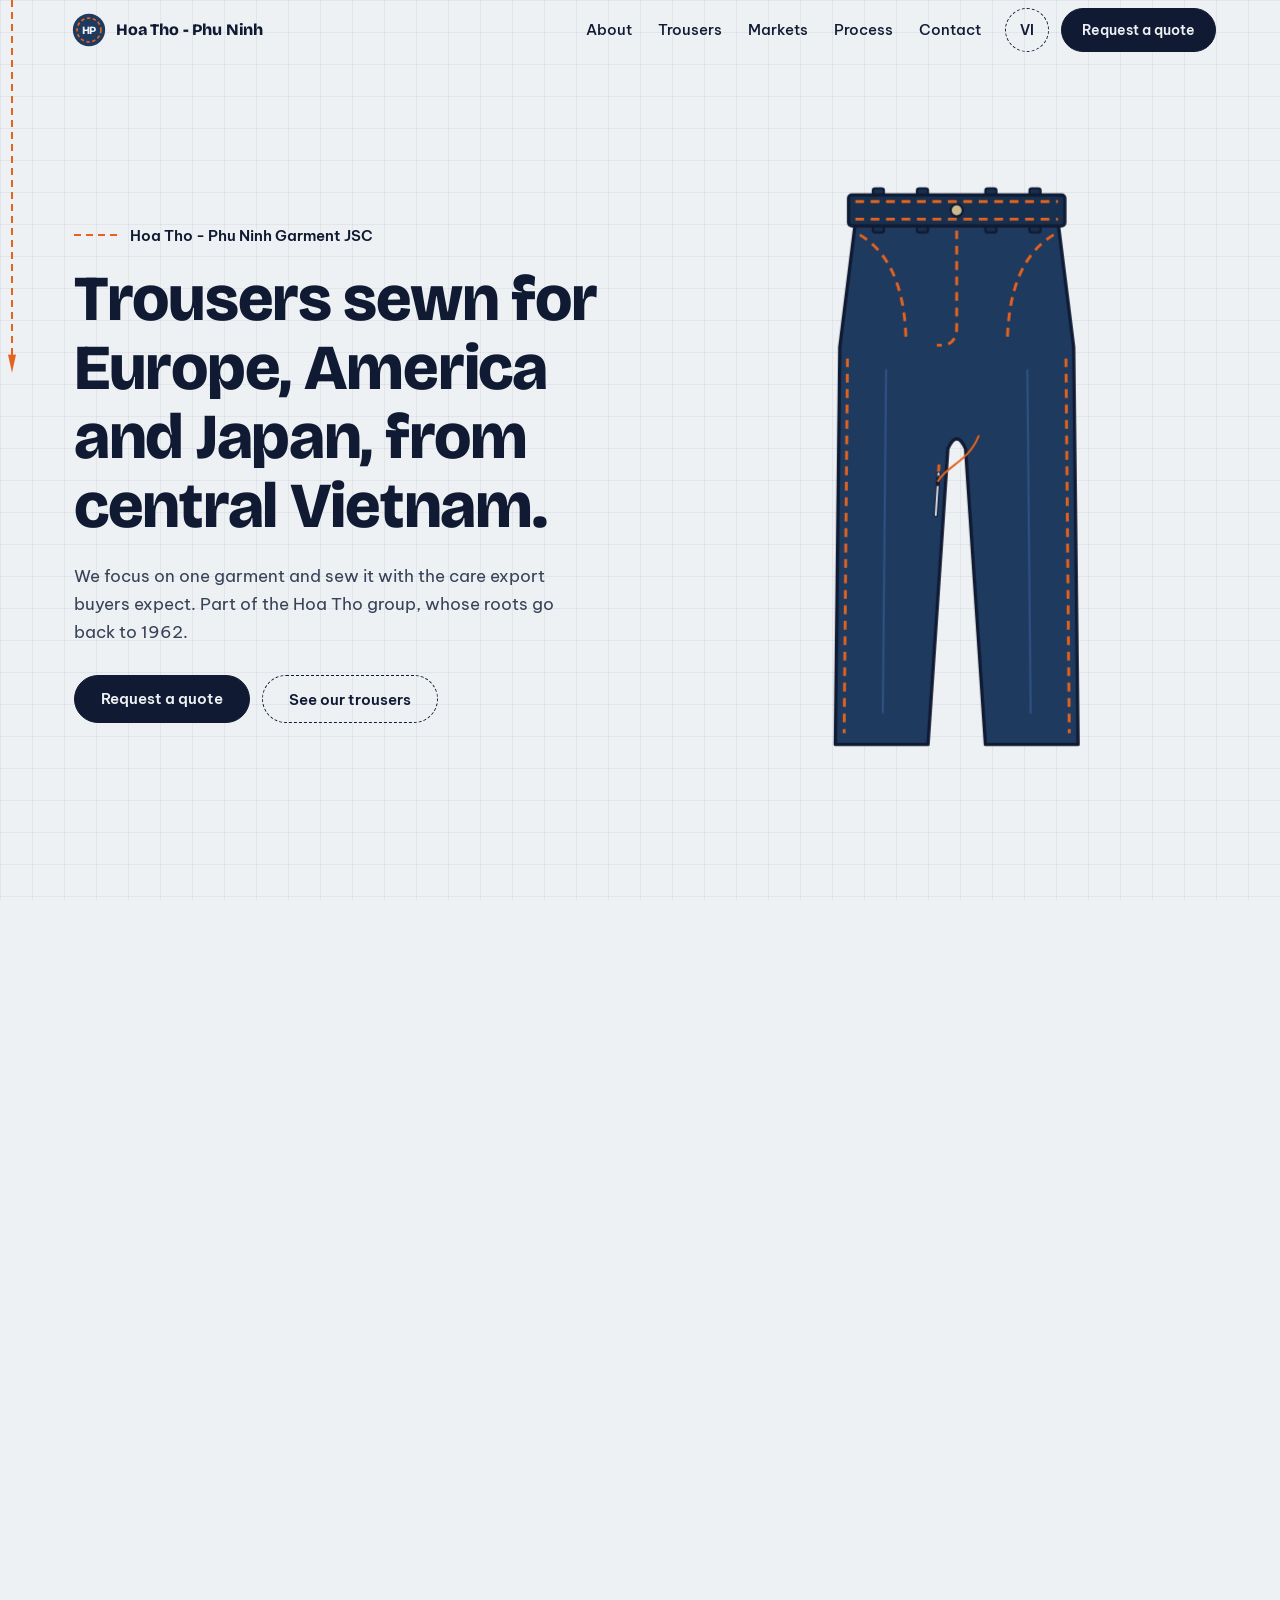
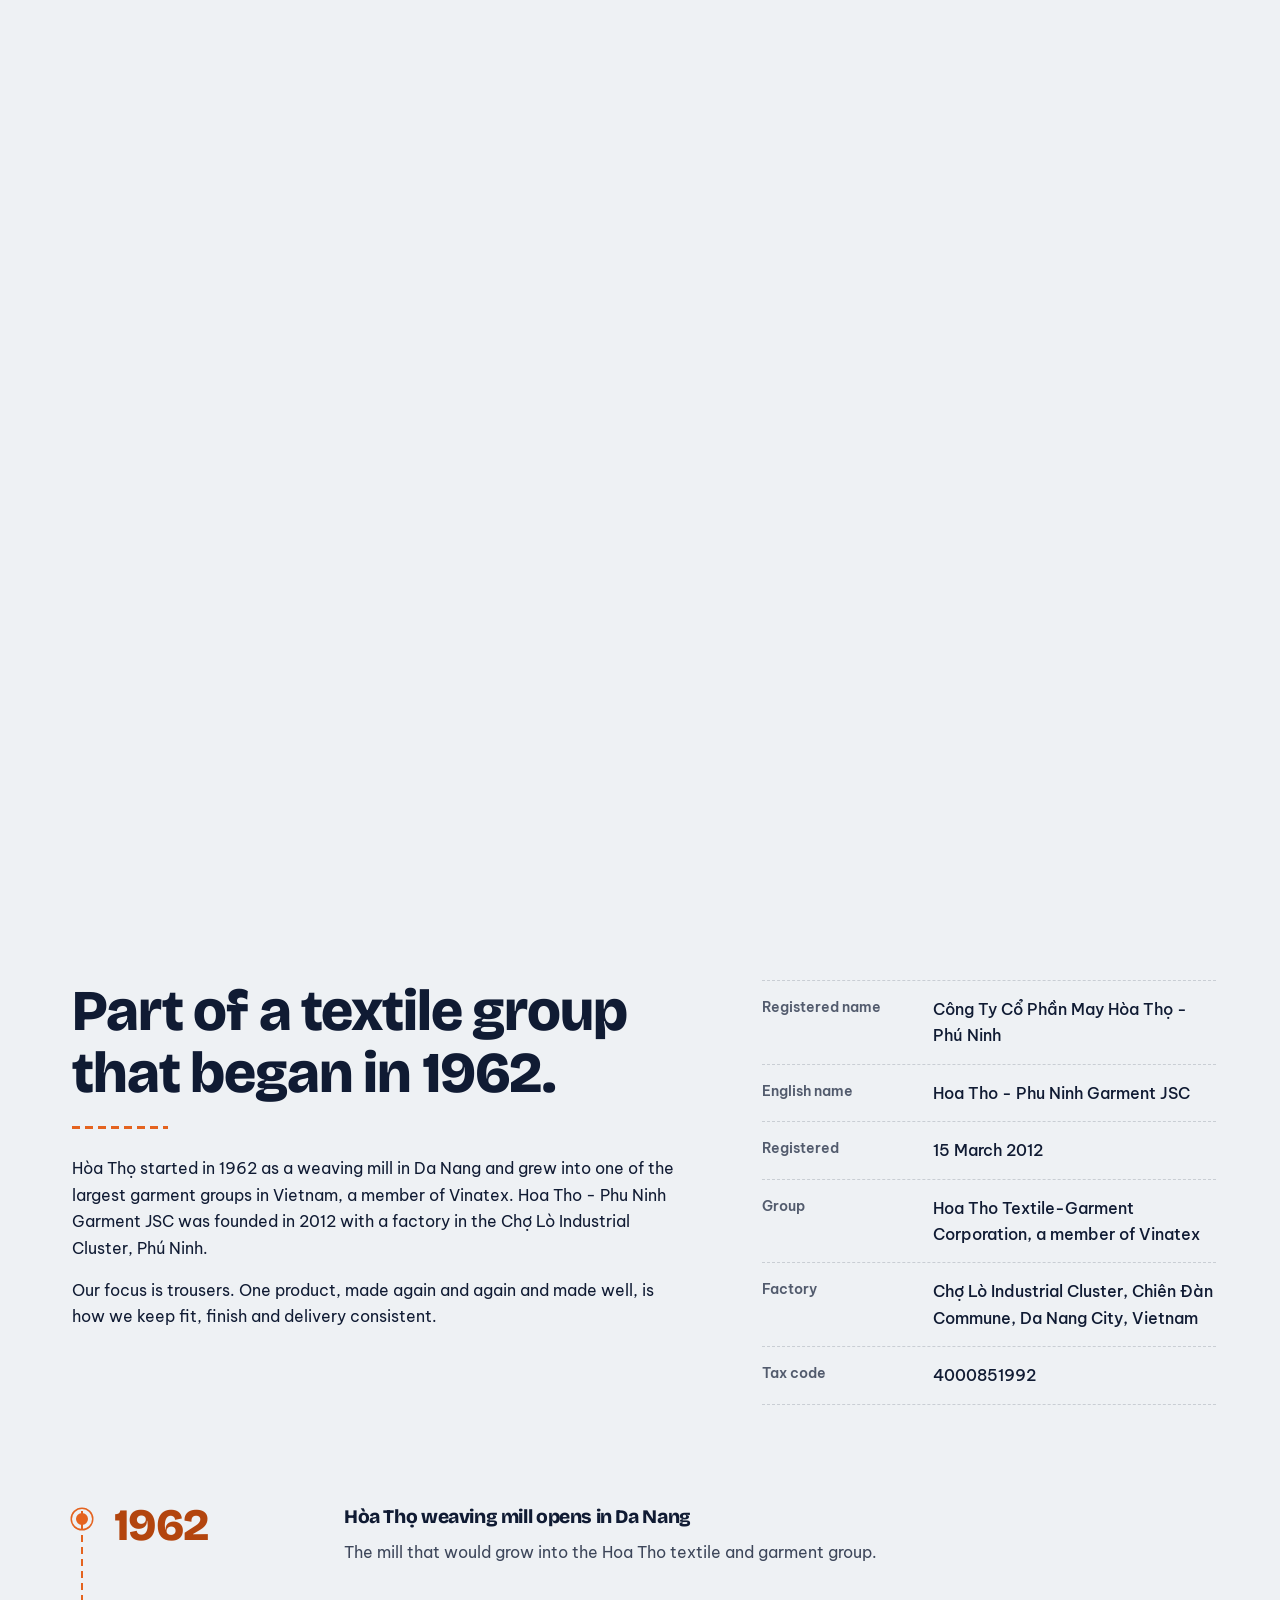
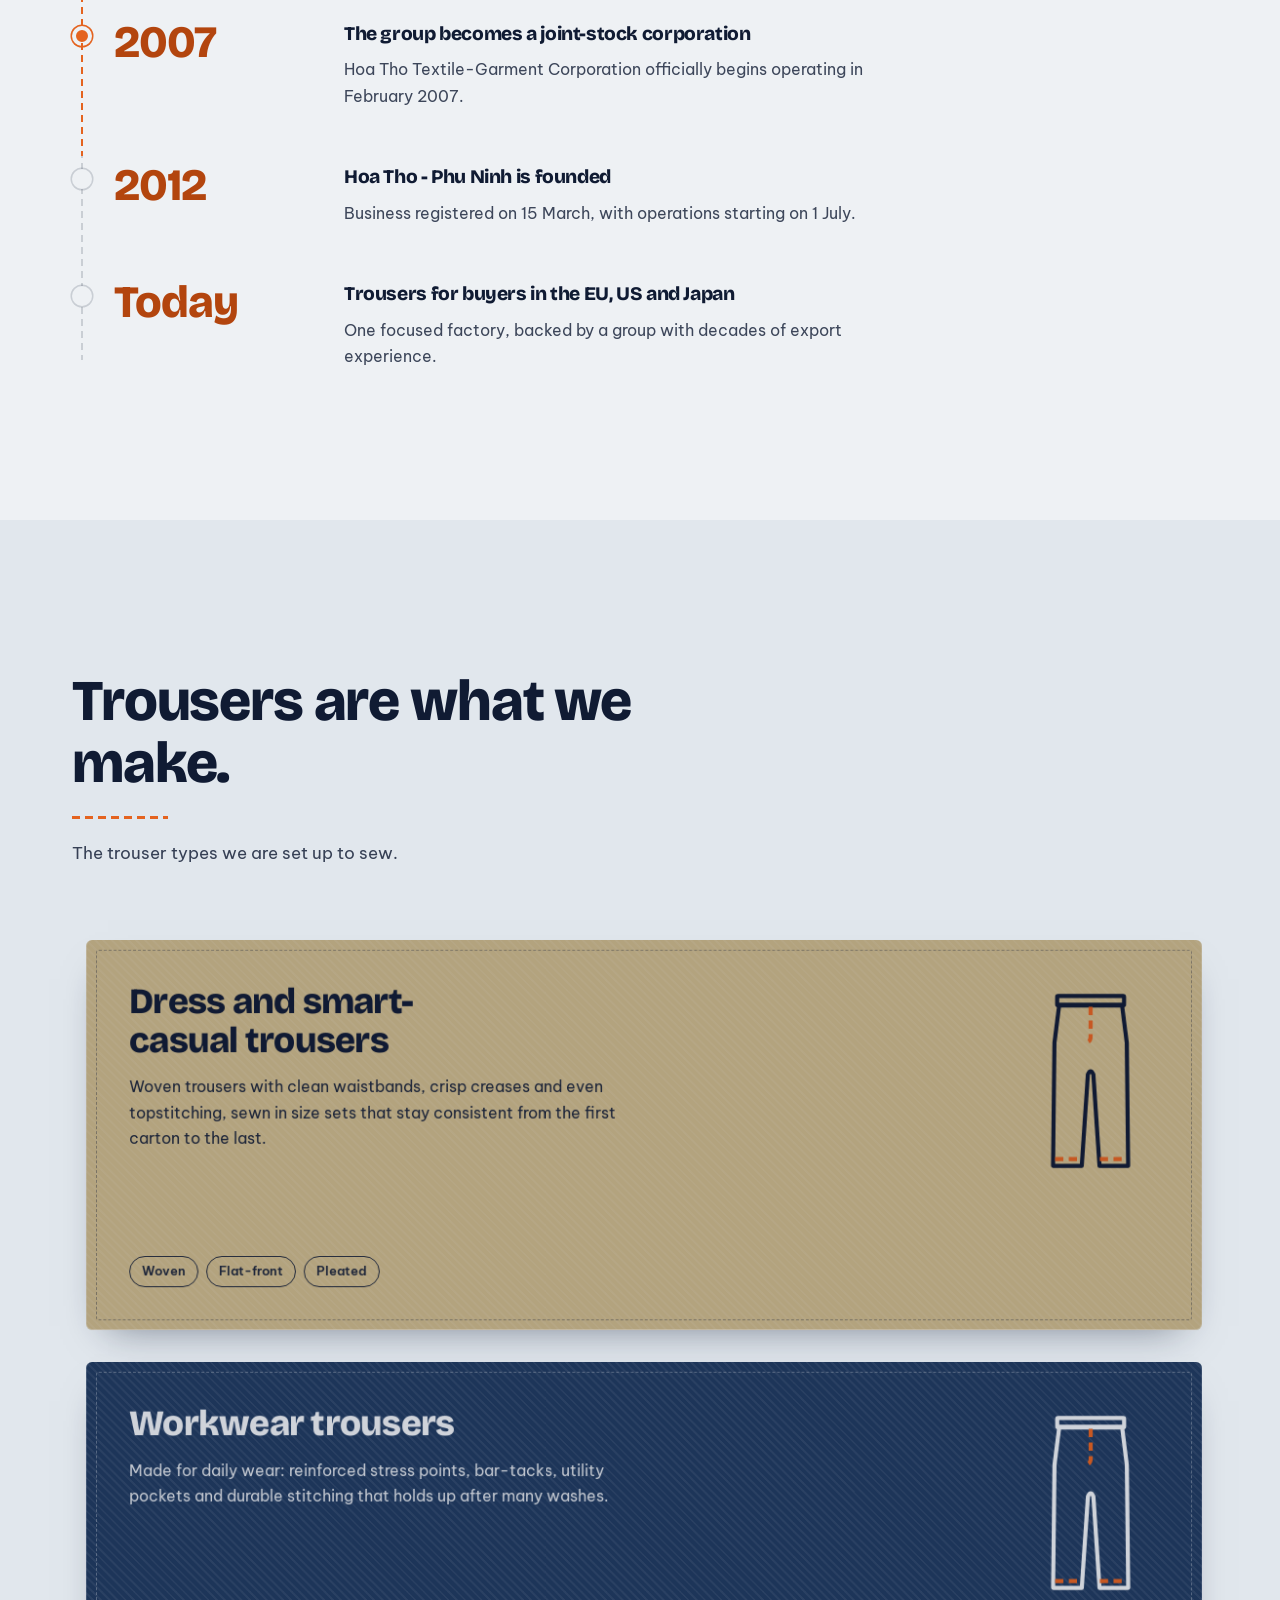
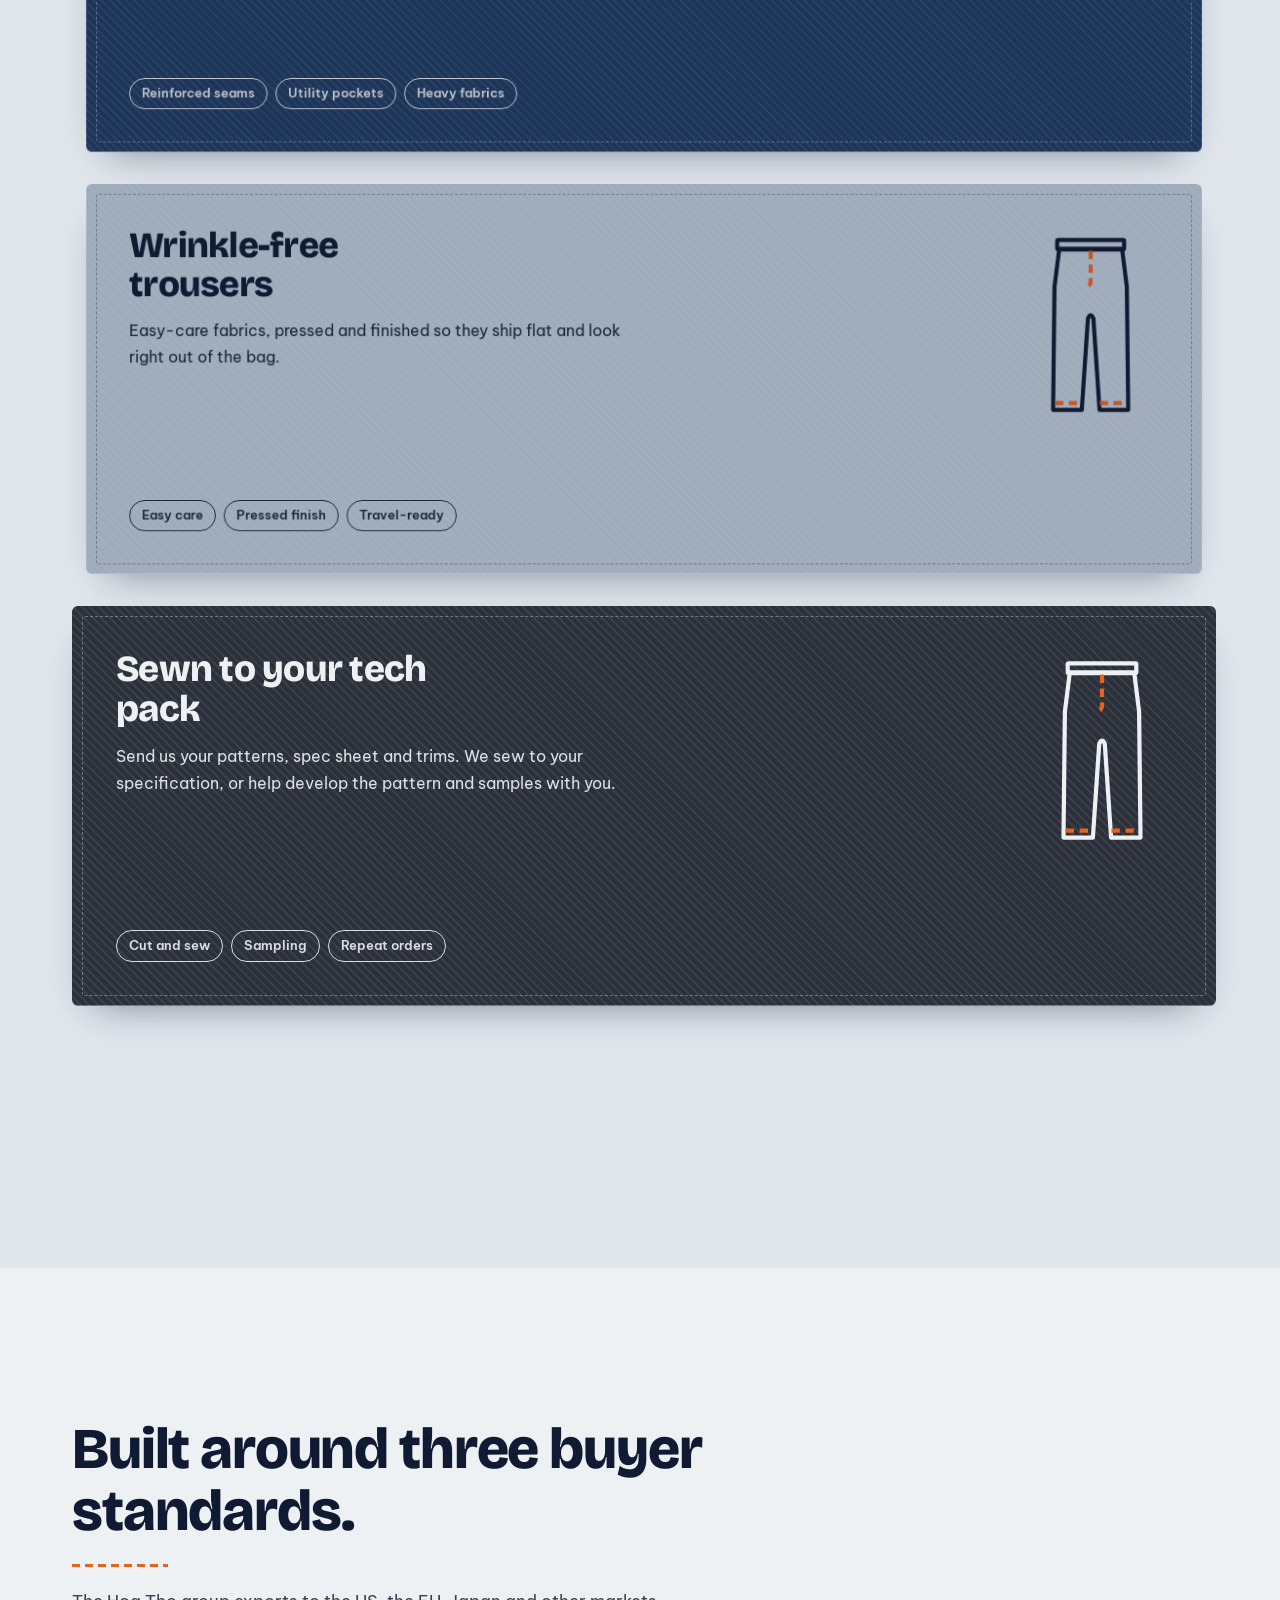
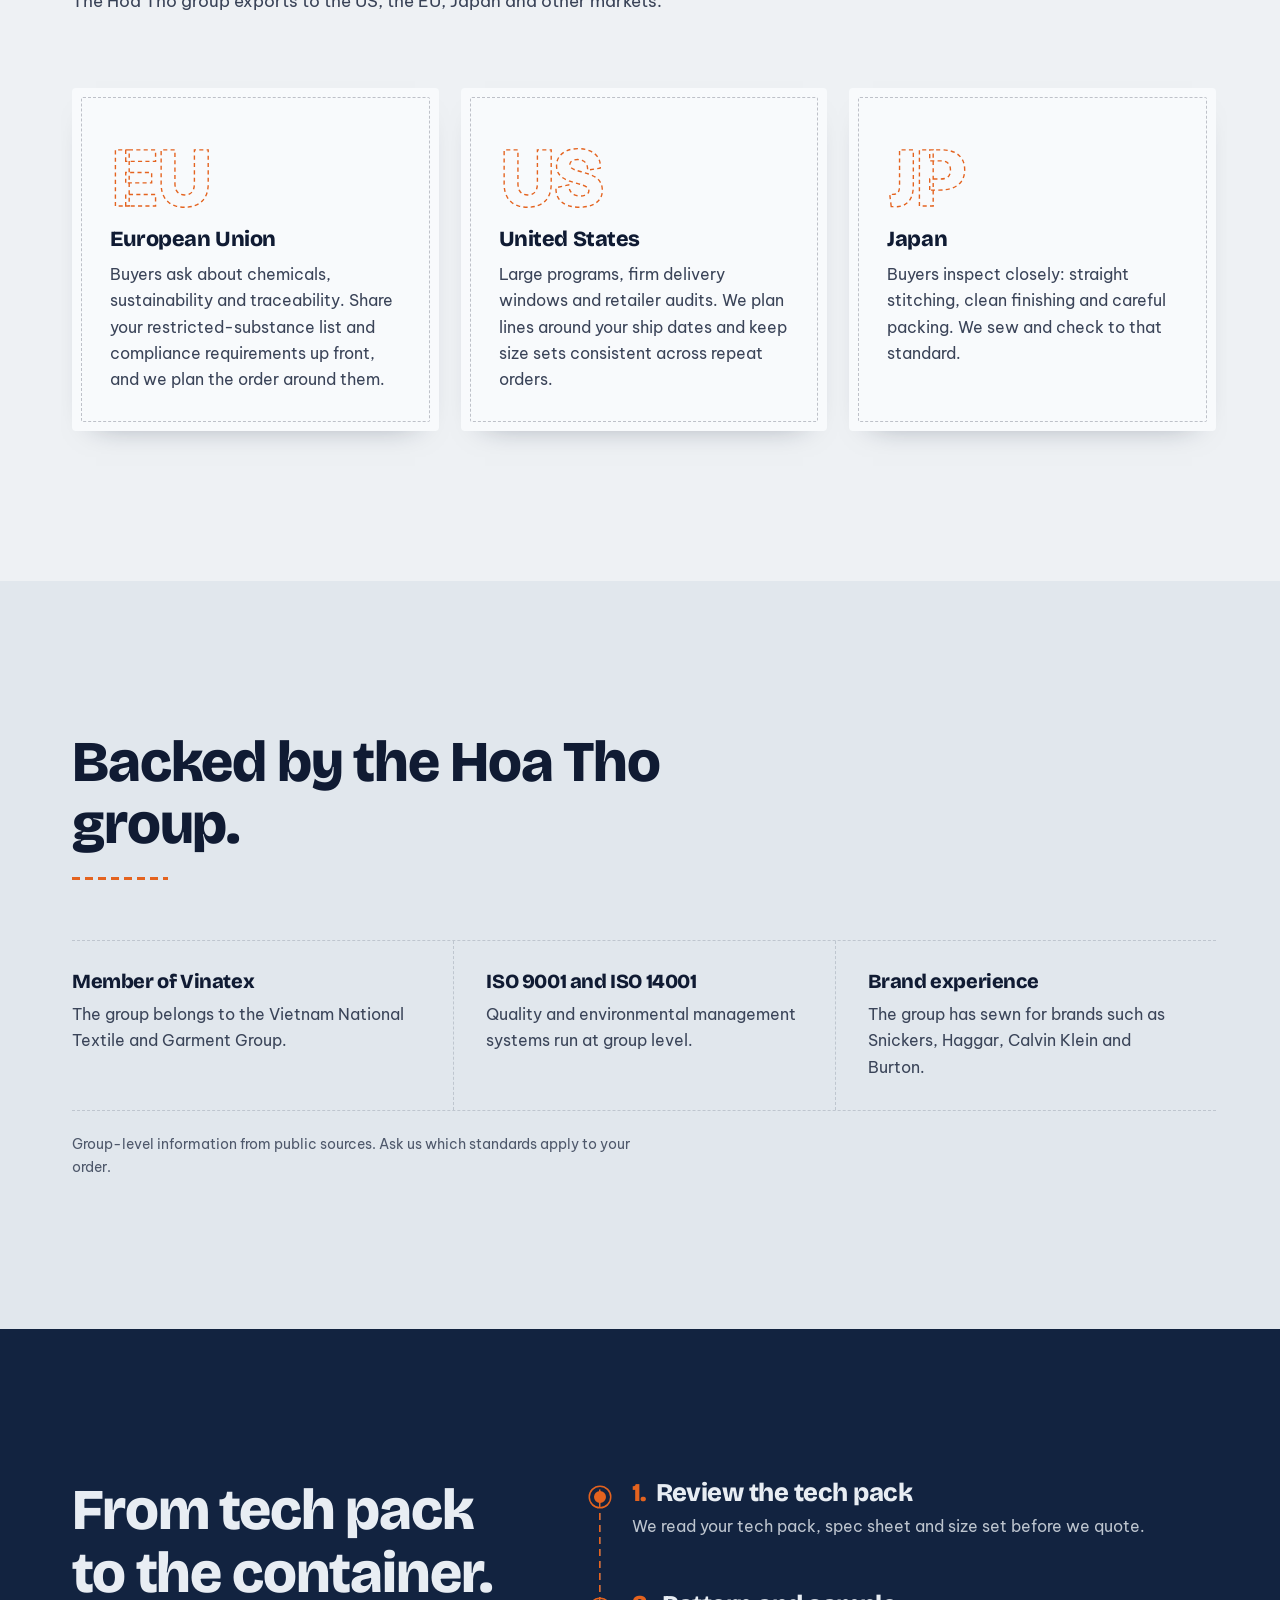
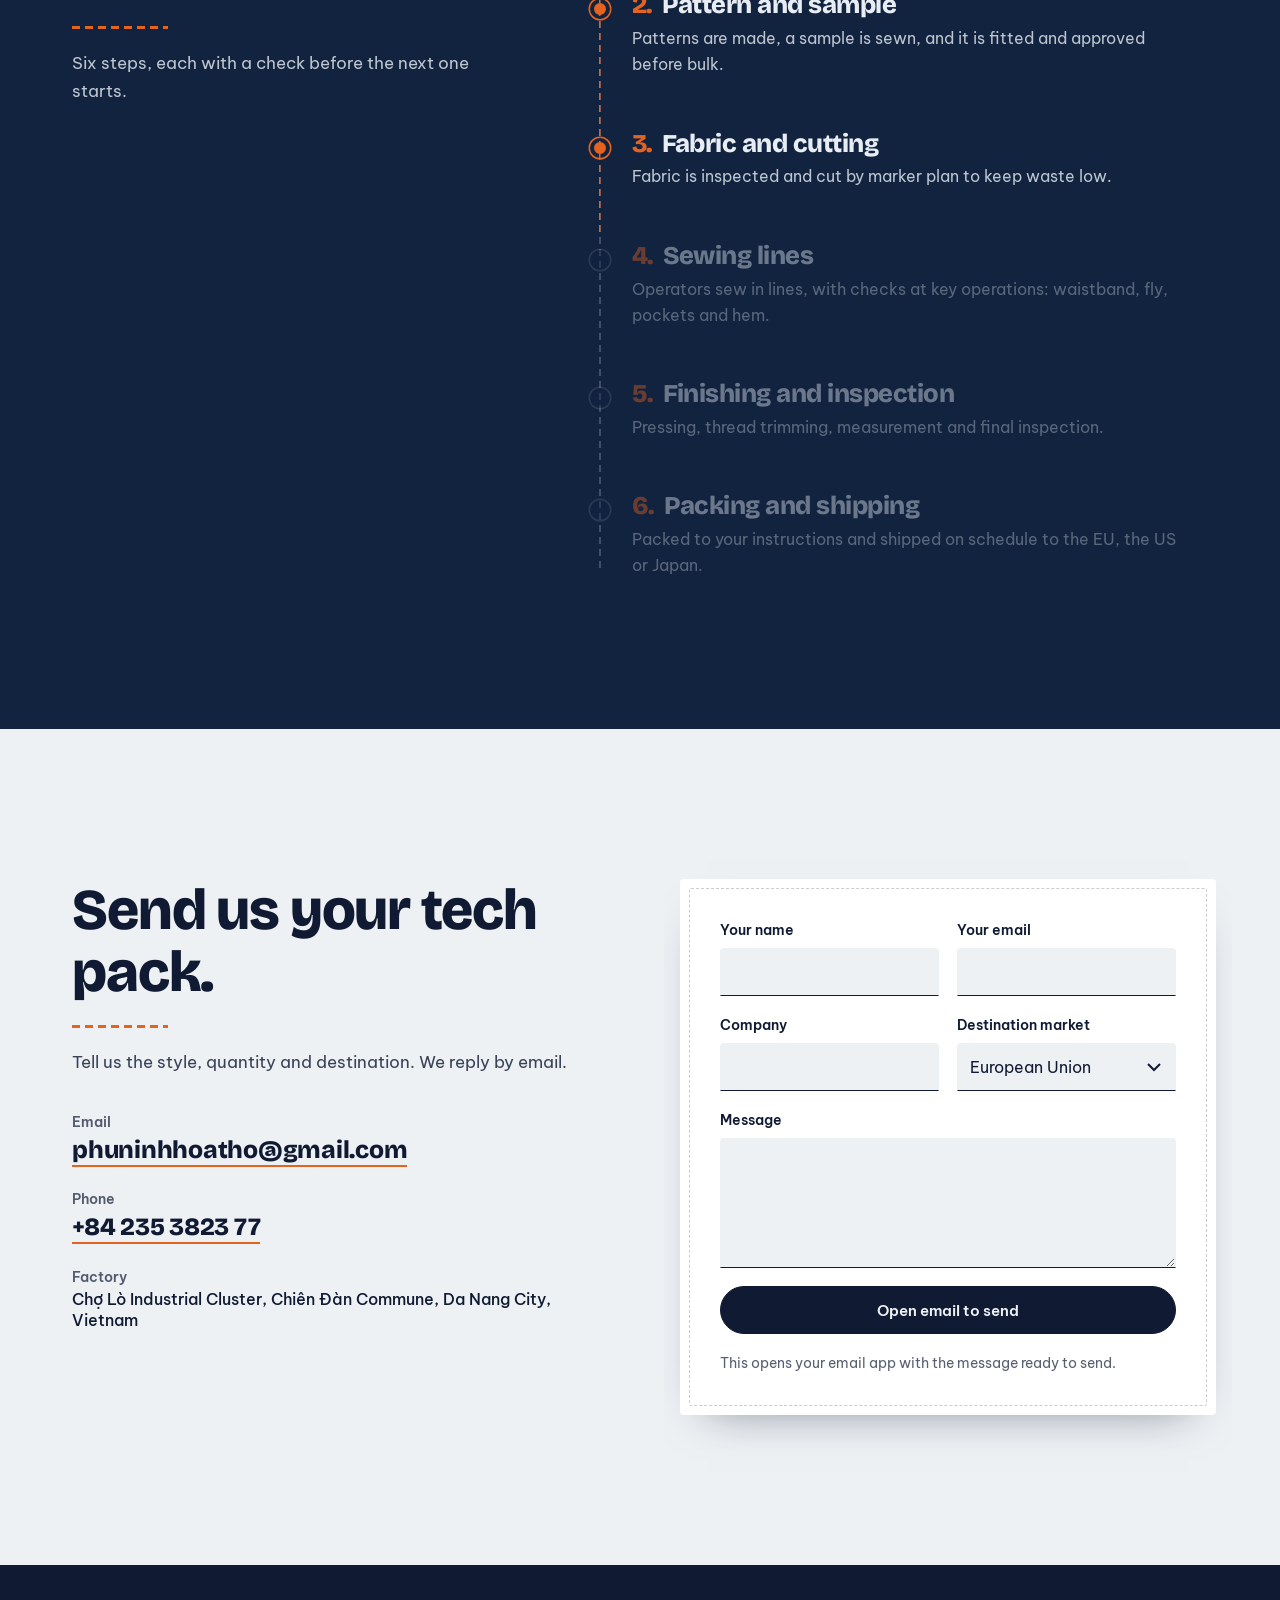
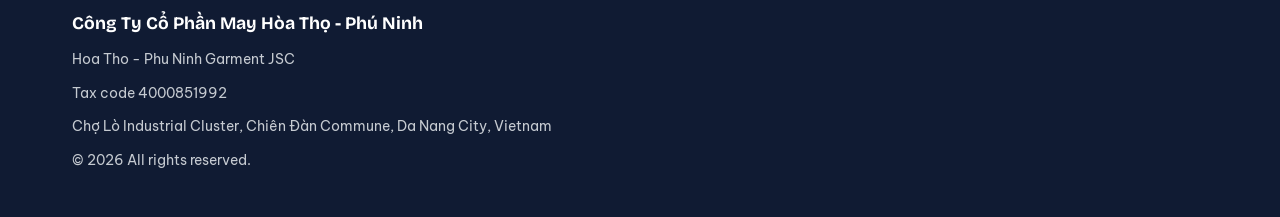
<file: hoatho-phuninh-landing.html>
<!DOCTYPE html>
<html lang="en">
<head>
<meta charset="utf-8">
<meta name="viewport" content="width=device-width, initial-scale=1, viewport-fit=cover">
<title>Hoa Tho - Phu Ninh Garment JSC | Trouser manufacturer, Vietnam</title>
<meta name="description" content="Hoa Tho - Phu Ninh Garment JSC sews trousers for buyers in the EU, the US and Japan. Part of the Hoa Tho group, whose roots go back to 1962.">
<meta name="theme-color" content="#EEF1F4">
<link rel="icon" href="data:image/svg+xml,%3Csvg xmlns='http://www.w3.org/2000/svg' viewBox='0 0 40 40'%3E%3Ccircle cx='20' cy='20' r='19' fill='%231F3A5F'/%3E%3Ccircle cx='20' cy='20' r='14' fill='none' stroke='%23E4631F' stroke-width='2' stroke-dasharray='4 3'/%3E%3C/svg%3E">
<link rel="preconnect" href="https://fonts.googleapis.com">
<link rel="preconnect" href="https://fonts.gstatic.com" crossorigin>
<link href="https://fonts.googleapis.com/css2?family=Be+Vietnam+Pro:wght@400;500;600&family=Bricolage+Grotesque:opsz,wght@12..96,600;12..96,800&display=swap" rel="stylesheet">
<script>document.documentElement.classList.add('js');</script>
<style>
:root{
  --paper:#EEF1F4; --paper2:#E1E7ED; --ink:#101B33; --denim:#1F3A5F; --denim-d:#122340;
  --khaki:#CDB98A; --thread:#E4631F; --thread-d:#B3450E; --line:rgba(16,27,51,.16);
  --f-display:'Bricolage Grotesque','Segoe UI',system-ui,-apple-system,'Helvetica Neue',Arial,sans-serif;
  --f-body:'Be Vietnam Pro','Segoe UI',system-ui,-apple-system,Roboto,'Helvetica Neue',Arial,sans-serif;
  --hdr:60px; --pad:clamp(22px,5vw,64px);
}
*,*::before,*::after{box-sizing:border-box}
*{margin:0}
html{-webkit-text-size-adjust:100%;text-size-adjust:100%}
html.lenis,html.lenis body{height:auto}
.lenis.lenis-smooth{scroll-behavior:auto!important}
.lenis.lenis-stopped{overflow:hidden}
body{font-family:var(--f-body);background:var(--paper);color:var(--ink);line-height:1.65;font-size:1rem;overflow-x:hidden;overflow-x:clip;-webkit-font-smoothing:antialiased;-webkit-tap-highlight-color:transparent}
img,svg{display:block;max-width:100%}
a{color:inherit}
h1,h2,h3{font-family:var(--f-display);line-height:1.08;letter-spacing:-.02em;font-weight:800}
:focus-visible{outline:3px solid var(--thread);outline-offset:3px;border-radius:2px}
.skip{position:absolute;left:12px;top:-60px;background:var(--ink);color:#fff;padding:10px 16px;z-index:100;border-radius:6px}
.skip:focus{top:12px}
section[id]{scroll-margin-top:var(--hdr)}

/* ---------- header ---------- */
.hdr{position:fixed;inset:0 0 auto 0;z-index:50;padding-top:env(safe-area-inset-top);transition:background .3s,border-color .3s;border-bottom:1px solid transparent}
.hdr.sc{background:rgba(238,241,244,.88);-webkit-backdrop-filter:blur(10px);backdrop-filter:blur(10px);border-bottom-color:var(--line)}
.hdr-in{height:var(--hdr);display:flex;align-items:center;gap:12px;padding:0 var(--pad) 0 calc(var(--pad) + 8px);max-width:1400px;margin:0 auto}
.brand{display:flex;align-items:center;gap:10px;text-decoration:none;font-family:var(--f-display);font-weight:800;font-size:1rem;letter-spacing:-.01em;min-width:0;flex:1 1 auto}
.brand svg{width:34px;height:34px;flex:none}
.brand span{white-space:nowrap;overflow:hidden;text-overflow:ellipsis}
.nav{display:none;gap:26px;font-size:.92rem;font-weight:500}
.nav a{text-decoration:none;padding:6px 0;background:linear-gradient(var(--thread),var(--thread)) 0 100%/0 2px no-repeat;transition:background-size .3s}
.nav a:hover{background-size:100% 2px}
.lang{min-width:44px;height:44px;border:1.5px dashed var(--ink);border-radius:999px;background:transparent;font:600 .85rem var(--f-body);color:var(--ink);cursor:pointer;padding:0 12px}
.btn.hdr-cta{display:none}
@media (min-width:640px){.btn.hdr-cta{display:inline-flex}}
@media (min-width:980px){.nav{display:flex;margin-left:auto;margin-right:12px}.brand{flex:0 0 auto}}

.btn{display:inline-flex;align-items:center;justify-content:center;min-height:48px;padding:0 26px;border-radius:999px;border:1.5px solid var(--ink);background:var(--ink);color:var(--paper);font:600 .95rem var(--f-body);white-space:nowrap;text-decoration:none;cursor:pointer;transition:background .25s,color .25s,border-color .25s}
.btn:hover{background:var(--thread-d);border-color:var(--thread-d)}
.btn.ghost{background:transparent;color:var(--ink);border-style:dashed}
.btn.ghost:hover{background:var(--ink);color:var(--paper);border-style:solid}
.hdr-cta.btn{min-height:44px;padding:0 20px;font-size:.88rem}

/* ---------- scroll seam on the left edge ---------- */
.rail{position:fixed;left:6px;top:0;bottom:0;width:12px;z-index:45;pointer-events:none}
.rail-line{position:absolute;left:5px;top:0;bottom:0;width:2px;background:repeating-linear-gradient(to bottom,var(--thread) 0 7px,transparent 7px 12px)}
.js .rail-line{clip-path:inset(0 0 100% 0)}
.rail-needle{position:absolute;left:2px;top:0;width:8px;height:18px;background:var(--thread);clip-path:polygon(0 0,100% 0,50% 100%);opacity:0;will-change:transform}
.js .rail-needle{opacity:1}

/* ---------- hero (pinned, scroll-scrubbed stitching) ---------- */
.hero-track{height:270vh;height:270svh;position:relative}
.hero-sticky{position:sticky;top:0;height:100vh;height:100svh;display:flex;align-items:center;padding:calc(var(--hdr) + 14px + env(safe-area-inset-top)) var(--pad) 28px calc(var(--pad) + 10px);
  background-color:var(--paper);
  background-image:linear-gradient(rgba(16,27,51,.055) 1px,transparent 1px),linear-gradient(90deg,rgba(16,27,51,.055) 1px,transparent 1px);
  background-size:32px 32px}
.hero-grid{display:grid;grid-template-columns:1.05fr .95fr;gap:clamp(16px,4vw,64px);align-items:center;width:100%;max-width:1280px;margin:0 auto}
.hero-co{font-size:.95rem;font-weight:600;margin-bottom:16px;display:flex;align-items:center;gap:12px}
.hero-co::before{content:"";width:44px;height:2px;background:repeating-linear-gradient(90deg,var(--thread) 0 7px,transparent 7px 12px);flex:none}
.hero h1{font-size:clamp(2.1rem,5vw,4.3rem);font-size:clamp(2.1rem,min(5vw,10svh),4.3rem);max-width:16ch}
.hero-lead{margin-top:22px;max-width:46ch;font-size:1.05rem;color:rgba(16,27,51,.82)}
.hero-cta{margin-top:30px;display:flex;flex-wrap:wrap;gap:12px}
.hero-art{display:flex;justify-content:center;align-items:center;min-height:0}
.hero-art svg{height:min(76vh,640px);height:min(76svh,640px);width:auto;max-width:100%;overflow:visible}
.hero-hint{position:absolute;left:50%;bottom:calc(14px + env(safe-area-inset-bottom));transform:translateX(-50%);font-size:.82rem;font-weight:500;color:rgba(16,27,51,.7);display:flex;align-items:center;gap:10px;white-space:nowrap;pointer-events:none}
.hero-hint i{width:2px;height:22px;background:repeating-linear-gradient(to bottom,var(--thread) 0 5px,transparent 5px 9px)}
@media (max-width:820px){
  .hero-grid{grid-template-columns:1fr;gap:10px}
  .hero h1{font-size:clamp(1.75rem,8vw,2.4rem);max-width:17ch}
  .hero-lead,.hero-cta .ghost{display:none}
  .hero-cta{margin-top:18px}
  .hero-co{margin-bottom:10px;font-size:.85rem}
  .hero-art svg{height:min(42vh,380px);height:min(42svh,380px)}
  .hero-hint{display:none}
}
@media (max-width:820px) and (max-height:600px){
  .hero-co{display:none}
  .hero-art svg{height:min(32vh,380px);height:min(32svh,380px)}
}
@media (max-height:480px) and (min-width:821px){
  .hero h1{font-size:clamp(1.4rem,8.5vh,2.4rem)}
  .hero-lead,.hero-cta{display:none}
  .hero-co{margin-bottom:8px}
}
/* load-in: the one orchestrated moment */
@keyframes wipe{from{clip-path:inset(-25% 100% -25% 0)}to{clip-path:inset(-25% -3% -25% -3%)}}
@keyframes cut{from{clip-path:inset(0 0 100% 0)}to{clip-path:inset(-10% -10% -10% -10%)}}
@keyframes rise{from{opacity:0}to{opacity:1}}
.js .hero h1{animation:wipe 1.3s cubic-bezier(.65,0,.2,1) .15s both}
.js .hero-co,.js .hero-lead,.js .hero-cta{animation:rise .8s ease 1s both}
.js .hero-art{animation:cut 1.2s cubic-bezier(.65,0,.2,1) .35s both}
.js .hero:not(.ready) .stitch{visibility:hidden}

/* ---------- generic sections ---------- */
.sec{padding:clamp(76px,12vw,150px) var(--pad) clamp(76px,12vw,150px) calc(var(--pad) + 8px);position:relative}
.wrap{max-width:1180px;margin:0 auto}
.sec h2{font-size:clamp(1.9rem,5.2vw,3.6rem);max-width:18ch}
.sec-lead{margin-top:20px;max-width:54ch;font-size:1.08rem;color:rgba(16,27,51,.82)}
.seam{display:block;height:3px;width:96px;margin-top:22px;background:repeating-linear-gradient(90deg,var(--thread) 0 8px,transparent 8px 13px)}
.dark{background:var(--denim-d);color:#E8EDF3}
.dark .sec-lead,.dark p{color:rgba(232,237,243,.8)}
.alt{background:var(--paper2)}

/* reveal: a wipe along the seam (only things that are not scrubbed) */
.js [data-rv]{clip-path:inset(-20% 100% -20% 0)}
.js [data-rv].in{clip-path:inset(-20% -3% -20% -3%);transition:clip-path 1.1s cubic-bezier(.65,0,.2,1);transition-delay:var(--d,0s)}

/* ---------- about ---------- */
.about-grid{display:grid;gap:clamp(36px,6vw,80px);grid-template-columns:1fr}
.about-grid p+p{margin-top:16px}
.about-grid .body{margin-top:26px;max-width:58ch}
.facts{border-top:1.5px dashed var(--line);align-self:start}
.facts div{display:grid;grid-template-columns:minmax(96px,34%) 1fr;gap:16px;padding:15px 0;border-bottom:1.5px dashed var(--line)}
.facts dt{font-size:.88rem;font-weight:600;color:rgba(16,27,51,.7)}
.facts dd{font-weight:500;overflow-wrap:anywhere}
@media (min-width:900px){.about-grid{grid-template-columns:1.15fr .85fr}}

/* thread timeline (shared by about + process) */
.thread{list-style:none;padding:0 0 0 42px;position:relative;--tc:var(--line);--p:1}
.js .thread{--p:0}
.thread::before,.thread::after{content:"";position:absolute;left:9px;top:10px;bottom:10px;width:2px;background:repeating-linear-gradient(to bottom,var(--tc) 0 7px,transparent 7px 12px)}
.thread::after{--tc:var(--thread);clip-path:inset(0 0 calc(100% - var(--p) * 100%) 0)}
.thread>li{position:relative;padding-bottom:clamp(30px,5vw,52px)}
.thread>li:last-child{padding-bottom:0}
.thread>li::before{content:"";position:absolute;left:-42px;top:8px;width:20px;height:20px;border-radius:50%;background:var(--thread);border:4px solid var(--paper);box-shadow:0 0 0 1.5px var(--thread);transition:background .3s,box-shadow .3s}
.js .thread>li:not(.on)::before{background:var(--paper);box-shadow:0 0 0 1.5px var(--line)}
.tl{margin-top:clamp(56px,8vw,96px)}
.tl time{font-family:var(--f-display);font-weight:800;font-size:clamp(1.9rem,4.2vw,2.8rem);letter-spacing:-.02em;color:var(--thread-d);line-height:1.1;display:block}
.tl h3{font-size:1.2rem;margin:6px 0 6px}
.tl p{max-width:52ch;color:rgba(16,27,51,.8)}
@media (min-width:900px){
  .tl>li{display:grid;grid-template-columns:190px 1fr;gap:12px 40px;align-items:start}
  .tl time{grid-row:span 2}
  .tl h3{margin:6px 0 0}
}

/* ---------- products: fabric swatches that stack ---------- */
.stack{margin-top:clamp(40px,6vw,72px);padding-bottom:10vh}
.card{--c-bg:var(--khaki);--c-ink:var(--ink);position:sticky;top:calc(var(--hdr) + 14px + var(--i) * 14px);margin-bottom:22px;min-height:clamp(300px,50vh,400px);min-height:clamp(300px,50svh,400px);border-radius:6px;padding:clamp(24px,4vw,44px);background-color:var(--c-bg);color:var(--c-ink);
  background-image:repeating-linear-gradient(45deg,rgba(255,255,255,.07) 0 2px,transparent 2px 6px);
  display:grid;grid-template-columns:1fr auto;gap:20px;align-content:space-between;transform-origin:50% 0;will-change:transform;box-shadow:0 -1px 0 rgba(255,255,255,.35) inset,0 18px 40px -22px rgba(16,27,51,.55)}
.card::after{content:"";position:absolute;inset:10px;border:1.5px dashed currentColor;opacity:.35;border-radius:3px;pointer-events:none}
.card .shade{position:absolute;inset:0;background:var(--ink);opacity:0;border-radius:6px;pointer-events:none;z-index:2}
.card h3{font-size:clamp(1.5rem,3.8vw,2.3rem);max-width:14ch}
.card p{margin-top:14px;max-width:46ch;opacity:.92}
.card .ico{width:clamp(70px,14vw,140px);height:auto;aspect-ratio:400/580;color:currentColor;align-self:start}
.card ul{grid-column:1/-1;list-style:none;padding:0;display:flex;flex-wrap:wrap;gap:8px}
.card li{font-size:.82rem;font-weight:600;padding:4px 12px;border:1.5px solid currentColor;border-radius:999px;opacity:.9}
.c1{--c-bg:#CDB98A}
.c2{--c-bg:#1F3A5F;--c-ink:#EEF1F4}
.c3{--c-bg:#B7C4D1}
.c4{--c-bg:#2B303A;--c-ink:#EEF1F4}

/* ---------- markets ---------- */
.mk-grid{margin-top:clamp(40px,6vw,72px);display:grid;gap:22px;grid-template-columns:1fr}
.mk{background:#F8FAFC;padding:clamp(26px,3.4vw,38px);position:relative;border-radius:4px;box-shadow:0 14px 30px -24px rgba(16,27,51,.5)}
.mk::after{content:"";position:absolute;inset:9px;border:1.5px dashed rgba(16,27,51,.25);border-radius:2px;pointer-events:none}
.mk-code{width:clamp(130px,16vw,180px);height:auto;margin-bottom:12px;overflow:visible}
.mk-code text{font-family:var(--f-display);font-weight:800;font-size:104px;fill:none;stroke:var(--thread);stroke-width:1.7;stroke-dasharray:5 4}
.mk h3{font-size:1.35rem;margin-bottom:10px}
.mk p{color:rgba(16,27,51,.82)}
@media (min-width:900px){.mk-grid{grid-template-columns:repeat(3,1fr)}}

/* ---------- group standards ---------- */
.st-grid{margin-top:clamp(36px,5vw,60px);display:grid;gap:0;grid-template-columns:1fr;border-top:1.5px dashed var(--line)}
.st-grid>div{padding:26px 0;border-bottom:1.5px dashed var(--line)}
.st-grid h3{font-size:1.25rem;margin-bottom:8px}
.st-grid p{color:rgba(16,27,51,.8);max-width:44ch}
.note{margin-top:22px;font-size:.88rem;color:rgba(16,27,51,.7);max-width:64ch}
@media (min-width:900px){
  .st-grid{grid-template-columns:repeat(3,1fr);border-bottom:1.5px dashed var(--line)}
  .st-grid>div{border-bottom:0;padding:30px 32px 30px 0}
  .st-grid>div+div{padding-left:32px;border-left:1.5px dashed var(--line)}
}

/* ---------- process ---------- */
.pc-wrap{display:grid;gap:clamp(40px,6vw,70px);grid-template-columns:1fr}
.pc-head{align-self:start}
.pc{--tc:rgba(255,255,255,.2);counter-reset:s}
.pc>li::before{border-color:var(--denim-d);box-shadow:0 0 0 1.5px var(--thread)}
.js .pc>li:not(.on)::before{background:var(--denim-d);box-shadow:0 0 0 1.5px rgba(255,255,255,.25)}
.pc>li{counter-increment:s;transition:opacity .4s}
.js .pc>li:not(.on){opacity:.42}
.pc h3{font-size:clamp(1.25rem,2.6vw,1.6rem);margin-bottom:6px}
.pc h3::before{content:counter(s) ".";color:var(--thread);margin-right:10px}
.pc p{max-width:50ch}
@media (min-width:900px){
  .pc-wrap{grid-template-columns:5fr 7fr}
  .pc-head{position:sticky;top:calc(var(--hdr) + 40px)}
}

/* ---------- contact ---------- */
.ct-grid{display:grid;gap:clamp(36px,6vw,72px);grid-template-columns:1fr}
.ct-lines{margin-top:34px;display:grid;gap:22px}
.ct-lines dt{font-size:.88rem;font-weight:600;color:rgba(16,27,51,.7)}
.ct-lines dd{font-family:var(--f-display);font-weight:800;font-size:clamp(1.05rem,4.4vw,1.55rem);letter-spacing:-.01em;overflow-wrap:anywhere;line-height:1.3}
.ct-lines dd.plain{font-family:var(--f-body);font-weight:500;font-size:1rem;letter-spacing:0}
.ct-lines a{text-decoration:none;background:linear-gradient(var(--thread),var(--thread)) 0 100%/100% 2px no-repeat;padding-bottom:2px}
.ct-lines a:hover{color:var(--thread-d)}
.fm{background:#fff;padding:clamp(22px,4vw,40px);border-radius:4px;position:relative;box-shadow:0 20px 44px -28px rgba(16,27,51,.55)}
.fm::after{content:"";position:absolute;inset:9px;border:1.5px dashed rgba(16,27,51,.22);border-radius:2px;pointer-events:none}
.fm form{position:relative;z-index:1;display:grid;gap:18px}
.fld{display:grid;gap:6px}
.fld.two{gap:18px}
.fld label{font-size:.88rem;font-weight:600}
.fld input,.fld select,.fld textarea{width:100%;min-height:48px;font:400 16px var(--f-body);color:var(--ink);background:var(--paper);border:1.5px solid transparent;border-bottom-color:var(--ink);border-radius:4px 4px 0 0;padding:10px 12px;-webkit-appearance:none;appearance:none}
.fld textarea{min-height:130px;resize:vertical}
.fld select{background-image:url("data:image/svg+xml,%3Csvg xmlns='http://www.w3.org/2000/svg' width='14' height='9' viewBox='0 0 14 9'%3E%3Cpath d='M1 1l6 6 6-6' fill='none' stroke='%23101B33' stroke-width='2'/%3E%3C/svg%3E");background-repeat:no-repeat;background-position:right 14px center;padding-right:40px}
.fld input:focus,.fld select:focus,.fld textarea:focus{outline:none;border-color:var(--thread);background:#fff}
@media (min-width:560px){.fld.two{grid-template-columns:1fr 1fr}}
.err{color:#B3260E;font-size:.9rem;font-weight:600}
.err[hidden]{display:none}
.fm .btn{width:100%}
.fm .hint{font-size:.85rem;color:rgba(16,27,51,.7)}
@media (min-width:900px){.ct-grid{grid-template-columns:1fr 1fr}}

/* ---------- footer ---------- */
footer{background:var(--ink);color:rgba(238,241,244,.82);padding:44px var(--pad) calc(44px + env(safe-area-inset-bottom)) calc(var(--pad) + 8px);font-size:.9rem}
footer .wrap{display:grid;gap:10px}
footer strong{color:#fff;font-family:var(--f-display);font-size:1.1rem}

/* ---------- reduced motion ---------- */
@media (prefers-reduced-motion:reduce){
  *,*::before,*::after{animation:none!important;transition:none!important;scroll-behavior:auto!important}
  .js [data-rv]{clip-path:none!important}
  .js .rail-line{clip-path:none!important}
  .js .thread{--p:1!important}
  .hero-track{height:auto}
  .hero-sticky{position:relative;height:auto;min-height:100vh;min-height:100svh}
  .hero-hint{display:none}
  .card{position:relative;top:auto}
}
</style>
</head>
<body>
<a class="skip" href="#main">Skip to content</a>

<!-- shared SVG symbol: trouser icon for the swatches -->
<svg width="0" height="0" style="position:absolute" aria-hidden="true" focusable="false">
  <symbol id="trouser-ico" viewBox="0 0 400 580">
    <path d="M108 64 L292 64 L306 176 L310 536 L226 536 L208 268 Q200 250 192 268 L174 536 L90 536 L94 176 Z" fill="none" stroke="currentColor" stroke-width="12" stroke-linejoin="round"/>
    <rect x="102" y="38" width="196" height="28" rx="3" fill="none" stroke="currentColor" stroke-width="12"/>
    <path d="M200 70 L200 158 Q200 176 182 174 M96 516 L174 516 M227 516 L305 516" fill="none" stroke="#E4631F" stroke-width="12" stroke-dasharray="24 16"/>
  </symbol>
</svg>

<header class="hdr" id="hdr">
  <div class="hdr-in">
    <a class="brand" href="#top" aria-label="Hoa Tho - Phu Ninh Garment JSC">
      <svg viewBox="0 0 40 40" aria-hidden="true"><circle cx="20" cy="20" r="19" fill="#1F3A5F"/><circle cx="20" cy="20" r="14" fill="none" stroke="#E4631F" stroke-width="2" stroke-dasharray="4 3"/><text x="20" y="25" text-anchor="middle" font-size="13" font-weight="800" fill="#EEF1F4" font-family="Bricolage Grotesque,Segoe UI,Arial,sans-serif">HP</text></svg>
      <span data-i18n="brand">Hoa Tho - Phu Ninh</span>
    </a>
    <nav class="nav" aria-label="Main">
      <a href="#about" data-i18n="n_about">About</a>
      <a href="#products" data-i18n="n_products">Trousers</a>
      <a href="#markets" data-i18n="n_markets">Markets</a>
      <a href="#process" data-i18n="n_process">Process</a>
      <a href="#contact" data-i18n="n_contact">Contact</a>
    </nav>
    <button class="lang" id="lang" type="button" aria-label="Chuyển sang tiếng Việt">VI</button>
    <a class="btn hdr-cta" href="#contact" data-i18n="hdr_cta">Request a quote</a>
  </div>
</header>

<div class="rail" aria-hidden="true"><i class="rail-line" id="railLine"></i><i class="rail-needle" id="railNeedle"></i></div>

<main id="main">
<!-- ================= HERO ================= -->
<section class="hero hero-track" id="hero" aria-labelledby="hero-h">
  <div class="hero-sticky" id="top">
    <div class="hero-grid">
      <div class="hero-copy">
        <p class="hero-co" data-i18n="hero_co">Hoa Tho - Phu Ninh Garment JSC</p>
        <h1 id="hero-h" data-i18n="hero_h">Trousers sewn for Europe, America and Japan, from central Vietnam.</h1>
        <p class="hero-lead" data-i18n="hero_lead">We focus on one garment and sew it with the care export buyers expect. Part of the Hoa Tho group, whose roots go back to 1962.</p>
        <div class="hero-cta">
          <a class="btn" href="#contact" data-i18n="hero_cta1">Request a quote</a>
          <a class="btn ghost" href="#products" data-i18n="hero_cta2">See our trousers</a>
        </div>
      </div>
      <div class="hero-art">
        <svg id="heroSvg" viewBox="0 0 400 580" role="img" aria-label="Trousers being stitched with orange thread as you scroll" data-i18n-aria="hero_art">
          <defs></defs>
          <g class="fabric">
            <path d="M108 64 L292 64 L306 176 L310 536 L226 536 L208 268 Q200 250 192 268 L174 536 L90 536 L94 176 Z" fill="#1F3A5F" stroke="#101B33" stroke-width="3" stroke-linejoin="round"/>
            <path d="M136 196 L133 508 M264 196 L267 508" stroke="#2E5283" stroke-width="2" fill="none"/>
            <rect x="124" y="32" width="10" height="40" rx="2" fill="#17304F" stroke="#101B33" stroke-width="2"/>
            <rect x="164" y="32" width="10" height="40" rx="2" fill="#17304F" stroke="#101B33" stroke-width="2"/>
            <rect x="226" y="32" width="10" height="40" rx="2" fill="#17304F" stroke="#101B33" stroke-width="2"/>
            <rect x="266" y="32" width="10" height="40" rx="2" fill="#17304F" stroke="#101B33" stroke-width="2"/>
            <rect x="102" y="38" width="196" height="28" rx="3" fill="#17304F" stroke="#101B33" stroke-width="3"/>
            <circle cx="200" cy="52" r="5.5" fill="#CDB98A" stroke="#101B33" stroke-width="2"/>
          </g>
          <g fill="none" stroke="#E4631F" stroke-width="2.6" stroke-dasharray="8 6">
            <path class="stitch" d="M108 44 L292 44"/>
            <path class="stitch" d="M108 60 L292 60"/>
            <path class="stitch" d="M200 70 L200 158 Q200 176 182 174"/>
            <path class="stitch" d="M112 74 Q152 98 154 168"/>
            <path class="stitch" d="M288 74 Q248 98 246 168"/>
            <path class="stitch" d="M101 186 L98 526"/>
            <path class="stitch" d="M299 186 L302 526"/>
            <path class="stitch" d="M184 282 L168 526"/>
            <path class="stitch" d="M216 282 L232 526"/>
            <path class="stitch" d="M96 516 L174 516"/>
            <path class="stitch" d="M227 516 L304 516"/>
          </g>
          <g id="needle" opacity="0">
            <line x1="0" y1="0" x2="-38" y2="0" stroke="#101B33" stroke-width="3.6" stroke-linecap="round"/>
            <line x1="0" y1="0" x2="-38" y2="0" stroke="#D5DDE6" stroke-width="1.8" stroke-linecap="round"/>
            <ellipse cx="-31" cy="0" rx="5" ry="1.3" fill="#101B33"/>
            <path d="M-31 0 C-46 -8 -50 -26 -74 -34" fill="none" stroke="#E4631F" stroke-width="1.8" stroke-linecap="round"/>
          </g>
        </svg>
      </div>
    </div>
    <div class="hero-hint" id="heroHint" aria-hidden="true"><i></i><span data-i18n="hero_hint">Scroll to pull the thread</span></div>
  </div>
</section>

<!-- ================= ABOUT ================= -->
<section class="sec" id="about" aria-labelledby="about-h">
  <div class="wrap">
    <div class="about-grid">
      <div>
        <h2 id="about-h" data-rv data-i18n="ab_h">Part of a textile group that began in 1962.</h2>
        <span class="seam" data-rv style="--d:.25s"></span>
        <div class="body">
          <p data-i18n="ab_p1">Hòa Thọ started in 1962 as a weaving mill in Da Nang and grew into one of the largest garment groups in Vietnam, a member of Vinatex. Hoa Tho - Phu Ninh Garment JSC was founded in 2012 with a factory in the Chợ Lò Industrial Cluster, Phú Ninh.</p>
          <p data-i18n="ab_p2">Our focus is trousers. One product, made again and again and made well, is how we keep fit, finish and delivery consistent.</p>
        </div>
      </div>
      <dl class="facts" data-rv style="--d:.15s">
        <div><dt data-i18n="fk_reg">Registered name</dt><dd>Công Ty Cổ Phần May Hòa Thọ - Phú Ninh</dd></div>
        <div><dt data-i18n="fk_en">English name</dt><dd>Hoa Tho - Phu Ninh Garment JSC</dd></div>
        <div><dt data-i18n="fk_est">Registered</dt><dd data-i18n="fv_est">15 March 2012</dd></div>
        <div><dt data-i18n="fk_grp">Group</dt><dd data-i18n="fv_grp">Hoa Tho Textile-Garment Corporation, a member of Vinatex</dd></div>
        <div><dt data-i18n="fk_loc">Factory</dt><dd data-i18n="fv_loc">Chợ Lò Industrial Cluster, Chiên Đàn Commune, Da Nang City, Vietnam</dd></div>
        <div><dt data-i18n="fk_tax">Tax code</dt><dd>4000851992</dd></div>
      </dl>
    </div>

    <ol class="thread tl" id="tl">
      <li><time>1962</time><h3 data-i18n="tl1_t">Hòa Thọ weaving mill opens in Da Nang</h3><p data-i18n="tl1_p">The mill that would grow into the Hoa Tho textile and garment group.</p></li>
      <li><time>2007</time><h3 data-i18n="tl2_t">The group becomes a joint-stock corporation</h3><p data-i18n="tl2_p">Hoa Tho Textile-Garment Corporation officially begins operating in February 2007.</p></li>
      <li><time>2012</time><h3 data-i18n="tl3_t">Hoa Tho - Phu Ninh is founded</h3><p data-i18n="tl3_p">Business registered on 15 March, with operations starting on 1 July.</p></li>
      <li><time data-i18n="tl4_k">Today</time><h3 data-i18n="tl4_t">Trousers for buyers in the EU, US and Japan</h3><p data-i18n="tl4_p">One focused factory, backed by a group with decades of export experience.</p></li>
    </ol>
  </div>
</section>

<!-- ================= PRODUCTS ================= -->
<section class="sec alt" id="products" aria-labelledby="pr-h">
  <div class="wrap">
    <h2 id="pr-h" data-rv data-i18n="pr_h">Trousers are what we make.</h2>
    <span class="seam" data-rv style="--d:.25s"></span>
    <p class="sec-lead" data-i18n="pr_lead">The trouser types we are set up to sew.</p>

    <div class="stack" id="stack">
      <article class="card c1" style="--i:0">
        <div>
          <h3 data-i18n="c1_t">Dress and smart-casual trousers</h3>
          <p data-i18n="c1_p">Woven trousers with clean waistbands, crisp creases and even topstitching, sewn in size sets that stay consistent from the first carton to the last.</p>
        </div>
        <svg class="ico" aria-hidden="true"><use href="#trouser-ico"/></svg>
        <ul data-i18n-list="c1_tags"><li>Woven</li><li>Flat-front</li><li>Pleated</li></ul>
        <i class="shade"></i>
      </article>
      <article class="card c2" style="--i:1">
        <div>
          <h3 data-i18n="c2_t">Workwear trousers</h3>
          <p data-i18n="c2_p">Made for daily wear: reinforced stress points, bar-tacks, utility pockets and durable stitching that holds up after many washes.</p>
        </div>
        <svg class="ico" aria-hidden="true"><use href="#trouser-ico"/></svg>
        <ul data-i18n-list="c2_tags"><li>Reinforced seams</li><li>Utility pockets</li><li>Heavy fabrics</li></ul>
        <i class="shade"></i>
      </article>
      <article class="card c3" style="--i:2">
        <div>
          <h3 data-i18n="c3_t">Wrinkle-free trousers</h3>
          <p data-i18n="c3_p">Easy-care fabrics, pressed and finished so they ship flat and look right out of the bag.</p>
        </div>
        <svg class="ico" aria-hidden="true"><use href="#trouser-ico"/></svg>
        <ul data-i18n-list="c3_tags"><li>Easy care</li><li>Pressed finish</li><li>Travel-ready</li></ul>
        <i class="shade"></i>
      </article>
      <article class="card c4" style="--i:3">
        <div>
          <h3 data-i18n="c4_t">Sewn to your tech pack</h3>
          <p data-i18n="c4_p">Send us your patterns, spec sheet and trims. We sew to your specification, or help develop the pattern and samples with you.</p>
        </div>
        <svg class="ico" aria-hidden="true"><use href="#trouser-ico"/></svg>
        <ul data-i18n-list="c4_tags"><li>Cut and sew</li><li>Sampling</li><li>Repeat orders</li></ul>
        <i class="shade"></i>
      </article>
    </div>
  </div>
</section>

<!-- ================= MARKETS ================= -->
<section class="sec" id="markets" aria-labelledby="mk-h">
  <div class="wrap">
    <h2 id="mk-h" data-rv data-i18n="mk_h">Built around three buyer standards.</h2>
    <span class="seam" data-rv style="--d:.25s"></span>
    <p class="sec-lead" data-i18n="mk_lead">The Hoa Tho group exports to the US, the EU, Japan and other markets.</p>

    <div class="mk-grid">
      <article class="mk" data-rv>
        <svg class="mk-code" viewBox="0 0 220 110" aria-hidden="true"><text x="2" y="98">EU</text></svg>
        <h3 data-i18n="mk_eu_t">European Union</h3>
        <p data-i18n="mk_eu_p">Buyers ask about chemicals, sustainability and traceability. Share your restricted-substance list and compliance requirements up front, and we plan the order around them.</p>
      </article>
      <article class="mk" data-rv style="--d:.18s">
        <svg class="mk-code" viewBox="0 0 220 110" aria-hidden="true"><text x="2" y="98">US</text></svg>
        <h3 data-i18n="mk_us_t">United States</h3>
        <p data-i18n="mk_us_p">Large programs, firm delivery windows and retailer audits. We plan lines around your ship dates and keep size sets consistent across repeat orders.</p>
      </article>
      <article class="mk" data-rv style="--d:.36s">
        <svg class="mk-code" viewBox="0 0 220 110" aria-hidden="true"><text x="2" y="98">JP</text></svg>
        <h3 data-i18n="mk_jp_t">Japan</h3>
        <p data-i18n="mk_jp_p">Buyers inspect closely: straight stitching, clean finishing and careful packing. We sew and check to that standard.</p>
      </article>
    </div>
  </div>
</section>

<!-- ================= GROUP STANDARDS ================= -->
<section class="sec alt" id="group" aria-labelledby="st-h">
  <div class="wrap">
    <h2 id="st-h" data-rv data-i18n="st_h">Backed by the Hoa Tho group.</h2>
    <span class="seam" data-rv style="--d:.25s"></span>
    <div class="st-grid">
      <div data-rv><h3 data-i18n="st1_t">Member of Vinatex</h3><p data-i18n="st1_p">The group belongs to the Vietnam National Textile and Garment Group.</p></div>
      <div data-rv style="--d:.15s"><h3 data-i18n="st2_t">ISO 9001 and ISO 14001</h3><p data-i18n="st2_p">Quality and environmental management systems run at group level.</p></div>
      <div data-rv style="--d:.3s"><h3 data-i18n="st3_t">Brand experience</h3><p data-i18n="st3_p">The group has sewn for brands such as Snickers, Haggar, Calvin Klein and Burton.</p></div>
    </div>
    <p class="note" data-i18n="st_note">Group-level information from public sources. Ask us which standards apply to your order.</p>
  </div>
</section>

<!-- ================= PROCESS ================= -->
<section class="sec dark" id="process" aria-labelledby="pc-h">
  <div class="wrap pc-wrap">
    <div class="pc-head">
      <h2 id="pc-h" data-rv data-i18n="pc_h">From tech pack to the container.</h2>
      <span class="seam" data-rv style="--d:.25s"></span>
      <p class="sec-lead" data-i18n="pc_lead">Six steps, each with a check before the next one starts.</p>
    </div>
    <ol class="thread pc" id="pc">
      <li><h3 data-i18n="pc1_t">Review the tech pack</h3><p data-i18n="pc1_p">We read your tech pack, spec sheet and size set before we quote.</p></li>
      <li><h3 data-i18n="pc2_t">Pattern and sample</h3><p data-i18n="pc2_p">Patterns are made, a sample is sewn, and it is fitted and approved before bulk.</p></li>
      <li><h3 data-i18n="pc3_t">Fabric and cutting</h3><p data-i18n="pc3_p">Fabric is inspected and cut by marker plan to keep waste low.</p></li>
      <li><h3 data-i18n="pc4_t">Sewing lines</h3><p data-i18n="pc4_p">Operators sew in lines, with checks at key operations: waistband, fly, pockets and hem.</p></li>
      <li><h3 data-i18n="pc5_t">Finishing and inspection</h3><p data-i18n="pc5_p">Pressing, thread trimming, measurement and final inspection.</p></li>
      <li><h3 data-i18n="pc6_t">Packing and shipping</h3><p data-i18n="pc6_p">Packed to your instructions and shipped on schedule to the EU, the US or Japan.</p></li>
    </ol>
  </div>
</section>

<!-- ================= CONTACT ================= -->
<section class="sec" id="contact" aria-labelledby="ct-h">
  <div class="wrap ct-grid">
    <div>
      <h2 id="ct-h" data-rv data-i18n="ct_h">Send us your tech pack.</h2>
      <span class="seam" data-rv style="--d:.25s"></span>
      <p class="sec-lead" data-i18n="ct_p">Tell us the style, quantity and destination. We reply by email.</p>
      <dl class="ct-lines">
        <div><dt data-i18n="ct_email">Email</dt><dd><a href="mailto:phuninhhoatho@gmail.com">phuninhhoatho@gmail.com</a></dd></div>
        <div><dt data-i18n="ct_phone">Phone</dt><dd><a href="tel:+84235382377">+84 235 3823 77</a></dd></div>
        <div><dt data-i18n="ct_addr">Factory</dt><dd class="plain" data-i18n="fv_loc">Chợ Lò Industrial Cluster, Chiên Đàn Commune, Da Nang City, Vietnam</dd></div>
      </dl>
    </div>

    <div class="fm" data-rv>
      <form id="form" novalidate>
        <div class="fld two">
          <div class="fld"><label for="f-name" data-i18n="lb_name">Your name</label><input id="f-name" name="name" type="text" autocomplete="name" required></div>
          <div class="fld"><label for="f-email" data-i18n="lb_email">Your email</label><input id="f-email" name="email" type="email" autocomplete="email" inputmode="email"></div>
        </div>
        <div class="fld two">
          <div class="fld"><label for="f-co" data-i18n="lb_co">Company</label><input id="f-co" name="company" type="text" autocomplete="organization"></div>
          <div class="fld"><label for="f-mk" data-i18n="lb_mk">Destination market</label>
            <select id="f-mk" name="market">
              <option value="EU" data-i18n="o_eu">European Union</option>
              <option value="US" data-i18n="o_us">United States</option>
              <option value="Japan" data-i18n="o_jp">Japan</option>
              <option value="Other" data-i18n="o_ot">Other</option>
            </select>
          </div>
        </div>
        <div class="fld"><label for="f-msg" data-i18n="lb_msg">Message</label><textarea id="f-msg" name="message" required></textarea></div>
        <p class="err" id="err" role="alert" hidden data-i18n="err">Please enter your name and a message.</p>
        <button class="btn" type="submit" data-i18n="btn_send">Open email to send</button>
        <p class="hint" data-i18n="fm_note">This opens your email app with the message ready to send.</p>
      </form>
    </div>
  </div>
</section>
</main>

<footer>
  <div class="wrap">
    <strong>Công Ty Cổ Phần May Hòa Thọ - Phú Ninh</strong>
    <span>Hoa Tho - Phu Ninh Garment JSC</span>
    <span><span data-i18n="ft_tax">Tax code</span> 4000851992</span>
    <span data-i18n="fv_loc">Chợ Lò Industrial Cluster, Chiên Đàn Commune, Da Nang City, Vietnam</span>
    <span>© <span id="yr">2026</span> <span data-i18n="ft_rights">All rights reserved.</span></span>
  </div>
</footer>

<script>
(function(){var e=`1.3.26`;function t(e,t,n){return Math.max(e,Math.min(t,n))}function n(e,t,n){return(1-n)*e+n*t}function r(e,t,r,i){return n(e,t,1-Math.exp(-r*i))}function i(e,t){return(e%t+t)%t}var a=class{isRunning=!1;value=0;from=0;to=0;currentTime=0;lerp;duration;easing;onUpdate;advance(e){if(!this.isRunning)return;let n=!1;if(this.duration&&this.easing){this.currentTime+=e;let r=t(0,this.currentTime/this.duration,1);n=r>=1;let i=n?1:this.easing(r);this.value=this.from+(this.to-this.from)*i}else this.lerp?(this.value=r(this.value,this.to,this.lerp*60,e),Math.round(this.value)===Math.round(this.to)&&(this.value=this.to,n=!0)):(this.value=this.to,n=!0);n&&this.stop(),this.onUpdate?.(this.value,n)}stop(){this.isRunning=!1}fromTo(e,t,{lerp:n,duration:r,easing:i,onStart:a,onUpdate:o}){this.from=this.value=e,this.to=t,this.lerp=n,this.duration=r,this.easing=i,this.currentTime=0,this.isRunning=!0,a?.(),this.onUpdate=o}};function o(e,t){let n;return function(...r){clearTimeout(n),n=setTimeout(()=>{n=void 0,e.apply(this,r)},t)}}var s=class{width=0;height=0;scrollHeight=0;scrollWidth=0;debouncedResize;wrapperResizeObserver;contentResizeObserver;constructor(e,t,{autoResize:n=!0,debounce:r=250}={}){this.wrapper=e,this.content=t,n&&(this.debouncedResize=o(this.resize,r),this.wrapper instanceof Window?window.addEventListener(`resize`,this.debouncedResize):(this.wrapperResizeObserver=new ResizeObserver(this.debouncedResize),this.wrapperResizeObserver.observe(this.wrapper)),this.contentResizeObserver=new ResizeObserver(this.debouncedResize),this.contentResizeObserver.observe(this.content)),this.resize()}destroy(){this.wrapperResizeObserver?.disconnect(),this.contentResizeObserver?.disconnect(),this.wrapper===window&&this.debouncedResize&&window.removeEventListener(`resize`,this.debouncedResize)}resize=()=>{this.onWrapperResize(),this.onContentResize()};onWrapperResize=()=>{this.wrapper instanceof Window?(this.width=window.innerWidth,this.height=window.innerHeight):(this.width=this.wrapper.clientWidth,this.height=this.wrapper.clientHeight)};onContentResize=()=>{this.wrapper instanceof Window?(this.scrollHeight=this.content.scrollHeight,this.scrollWidth=this.content.scrollWidth):(this.scrollHeight=this.wrapper.scrollHeight,this.scrollWidth=this.wrapper.scrollWidth)};get limit(){return{x:this.scrollWidth-this.width,y:this.scrollHeight-this.height}}},c=class{events={};emit(e,...t){let n=this.events[e]||[];for(let e=0,r=n.length;e<r;e++)n[e]?.(...t)}on(e,t){return this.events[e]?this.events[e].push(t):this.events[e]=[t],()=>{this.events[e]=this.events[e]?.filter(e=>t!==e)}}off(e,t){this.events[e]=this.events[e]?.filter(e=>t!==e)}destroy(){this.events={}}};let l={passive:!1};function u(e,t){return e===1?16.666666666666668:e===2?t:1}var d=class{touchStart={x:0,y:0};lastDelta={x:0,y:0};window={width:0,height:0};emitter=new c;constructor(e,t={wheelMultiplier:1,touchMultiplier:1}){this.element=e,this.options=t,window.addEventListener(`resize`,this.onWindowResize),this.onWindowResize(),this.element.addEventListener(`wheel`,this.onWheel,l),this.element.addEventListener(`touchstart`,this.onTouchStart,l),this.element.addEventListener(`touchmove`,this.onTouchMove,l),this.element.addEventListener(`touchend`,this.onTouchEnd,l)}on(e,t){return this.emitter.on(e,t)}destroy(){this.emitter.destroy(),window.removeEventListener(`resize`,this.onWindowResize),this.element.removeEventListener(`wheel`,this.onWheel,l),this.element.removeEventListener(`touchstart`,this.onTouchStart,l),this.element.removeEventListener(`touchmove`,this.onTouchMove,l),this.element.removeEventListener(`touchend`,this.onTouchEnd,l)}onTouchStart=e=>{let{clientX:t,clientY:n}=e.targetTouches?e.targetTouches[0]:e;this.touchStart.x=t,this.touchStart.y=n,this.lastDelta={x:0,y:0},this.emitter.emit(`scroll`,{deltaX:0,deltaY:0,event:e})};onTouchMove=e=>{let{clientX:t,clientY:n}=e.targetTouches?e.targetTouches[0]:e,r=-(t-this.touchStart.x)*this.options.touchMultiplier,i=-(n-this.touchStart.y)*this.options.touchMultiplier;this.touchStart.x=t,this.touchStart.y=n,this.lastDelta={x:r,y:i},this.emitter.emit(`scroll`,{deltaX:r,deltaY:i,event:e})};onTouchEnd=e=>{this.emitter.emit(`scroll`,{deltaX:this.lastDelta.x,deltaY:this.lastDelta.y,event:e})};onWheel=e=>{let{deltaX:t,deltaY:n,deltaMode:r}=e,i=u(r,this.window.width),a=u(r,this.window.height);t*=i,n*=a,t*=this.options.wheelMultiplier,n*=this.options.wheelMultiplier,this.emitter.emit(`scroll`,{deltaX:t,deltaY:n,event:e})};onWindowResize=()=>{this.window={width:window.innerWidth,height:window.innerHeight}}};let f=e=>Math.min(1,1.001-2**(-10*e));var p=class{_isScrolling=!1;_isStopped=!1;_isLocked=!1;_preventNextNativeScrollEvent=!1;_resetVelocityTimeout=null;_rafId=null;_isDraggingSelection=!1;reducedMotionMediaQuery=window.matchMedia(`(prefers-reduced-motion: reduce)`);isTouching;isIos;time=0;userData={};lastVelocity=0;velocity=0;direction=0;options;targetScroll;animatedScroll;animate=new a;emitter=new c;dimensions;virtualScroll;constructor({wrapper:t=window,content:n=document.documentElement,eventsTarget:r=t,smoothWheel:i=!0,syncTouch:a=!1,syncTouchLerp:o=.075,touchInertiaExponent:c=1.7,duration:l,easing:u,lerp:p=.1,infinite:m=!1,orientation:h=`vertical`,gestureOrientation:g=h===`horizontal`?`both`:`vertical`,touchMultiplier:_=1,wheelMultiplier:v=1,autoResize:y=!0,prevent:b,virtualScroll:x,overscroll:S=!0,autoRaf:C=!1,anchors:w=!1,autoToggle:T=!1,allowNestedScroll:E=!1,__experimental__naiveDimensions:D=!1,naiveDimensions:O=D,stopInertiaOnNavigate:k=!1,respectReducedMotion:A=!0}={}){window.lenisVersion=e,window.lenis||(window.lenis={}),window.lenis.version=e,h===`horizontal`&&(window.lenis.horizontal=!0),a===!0&&(window.lenis.touch=!0),this.isIos=/(iPad|iPhone|iPod)/g.test(navigator.userAgent),(!t||t===document.documentElement)&&(t=window),typeof l==`number`&&typeof u!=`function`?u=f:typeof u==`function`&&typeof l!=`number`&&(l=1),this.options={wrapper:t,content:n,eventsTarget:r,smoothWheel:i,syncTouch:a,syncTouchLerp:o,touchInertiaExponent:c,duration:l,easing:u,lerp:p,infinite:m,gestureOrientation:g,orientation:h,touchMultiplier:_,wheelMultiplier:v,autoResize:y,prevent:b,virtualScroll:x,overscroll:S,autoRaf:C,anchors:w,autoToggle:T,allowNestedScroll:E,naiveDimensions:O,stopInertiaOnNavigate:k,respectReducedMotion:A},this.dimensions=new s(t,n,{autoResize:y}),this.updateClassName(),this.targetScroll=this.animatedScroll=this.actualScroll,this.options.wrapper.addEventListener(`scroll`,this.onNativeScroll),this.options.wrapper.addEventListener(`scrollend`,this.onScrollEnd,{capture:!0}),(this.options.anchors||this.options.stopInertiaOnNavigate)&&this.options.wrapper.addEventListener(`click`,this.onClick),this.options.wrapper.addEventListener(`pointerdown`,this.onPointerDown),this.virtualScroll=new d(r,{touchMultiplier:_,wheelMultiplier:v}),this.virtualScroll.on(`scroll`,this.onVirtualScroll),this.options.autoToggle&&(this.checkOverflow(),this.rootElement.addEventListener(`transitionend`,this.onTransitionEnd)),this.options.autoRaf&&(this._rafId=requestAnimationFrame(this.raf))}destroy(){this.emitter.destroy(),this.options.wrapper.removeEventListener(`scroll`,this.onNativeScroll),this.options.wrapper.removeEventListener(`scrollend`,this.onScrollEnd,{capture:!0}),this.options.wrapper.removeEventListener(`pointerdown`,this.onPointerDown),(this.options.anchors||this.options.stopInertiaOnNavigate)&&this.options.wrapper.removeEventListener(`click`,this.onClick),this.virtualScroll.destroy(),this.dimensions.destroy(),this.cleanUpClassName(),this._rafId&&cancelAnimationFrame(this._rafId)}on(e,t){return this.emitter.on(e,t)}off(e,t){return this.emitter.off(e,t)}onScrollEnd=e=>{e instanceof CustomEvent||(this.isScrolling===`smooth`||this.isScrolling===!1)&&e.stopPropagation()};dispatchScrollendEvent=()=>{this.options.wrapper.dispatchEvent(new CustomEvent(`scrollend`,{bubbles:this.options.wrapper===window,detail:{lenisScrollEnd:!0}}))};get overflow(){let e=this.isHorizontal?`overflow-x`:`overflow-y`;return getComputedStyle(this.rootElement)[e]}checkOverflow(){[`hidden`,`clip`].includes(this.overflow)?this.internalStop():this.internalStart()}onTransitionEnd=e=>{e.propertyName?.includes(`overflow`)&&e.target===this.rootElement&&this.checkOverflow()};setScroll(e){this.isHorizontal?this.options.wrapper.scrollTo({left:e,behavior:`instant`}):this.options.wrapper.scrollTo({top:e,behavior:`instant`})}onClick=e=>{let t=e.composedPath().filter(e=>e instanceof HTMLAnchorElement&&e.href).map(e=>new URL(e.href)),n=new URL(window.location.href);if(this.options.anchors){let e=t.find(e=>n.host===e.host&&n.pathname===e.pathname&&e.hash);if(e){let t=typeof this.options.anchors==`object`&&this.options.anchors?this.options.anchors:void 0,n=decodeURIComponent(e.hash);this.scrollTo(n,t);return}}if(this.options.stopInertiaOnNavigate&&t.some(e=>n.host===e.host&&n.pathname!==e.pathname)){this.reset();return}};onPointerDown=e=>{e.button===1&&this.reset()};isTouchOnSelectionHandle(e){let t=window.getSelection();if(!t||t.isCollapsed||t.rangeCount===0)return!1;let n=e.targetTouches[0]??e.changedTouches[0];if(!n)return!1;let r=t.getRangeAt(0).getClientRects();if(r.length===0)return!1;let i=r[0],a=r[r.length-1],o=Math.hypot(n.clientX-i.left,n.clientY-i.top)<=40,s=Math.hypot(n.clientX-a.right,n.clientY-a.bottom)<=40;return o||s}onVirtualScroll=e=>{if(typeof this.options.virtualScroll==`function`&&this.options.virtualScroll(e)===!1)return;let{deltaX:t,deltaY:n,event:r}=e;if(this.emitter.emit(`virtual-scroll`,{deltaX:t,deltaY:n,event:r}),r.ctrlKey||r.lenisStopPropagation)return;let i=r.type.includes(`touch`),a=r.type.includes(`wheel`);if(i&&this.isIos&&(r.type===`touchstart`&&(this._isDraggingSelection=this.isTouchOnSelectionHandle(r)),this._isDraggingSelection)){r.type===`touchend`&&(this._isDraggingSelection=!1);return}this.isTouching=r.type===`touchstart`||r.type===`touchmove`;let o=t===0&&n===0;if(this.options.syncTouch&&i&&r.type===`touchstart`&&o&&!this.isStopped&&!this.isLocked){this.reset();return}let s=this.options.gestureOrientation===`vertical`&&n===0||this.options.gestureOrientation===`horizontal`&&t===0;if(o||s)return;let c=r.composedPath();c=c.slice(0,c.indexOf(this.rootElement));let l=this.options.prevent,u=Math.abs(t)>=Math.abs(n)?`horizontal`:`vertical`;if(c.find(e=>e instanceof HTMLElement&&(typeof l==`function`&&l?.(e)||e.hasAttribute?.(`data-lenis-prevent`)||u===`vertical`&&e.hasAttribute?.(`data-lenis-prevent-vertical`)||u===`horizontal`&&e.hasAttribute?.(`data-lenis-prevent-horizontal`)||i&&e.hasAttribute?.(`data-lenis-prevent-touch`)||a&&e.hasAttribute?.(`data-lenis-prevent-wheel`)||this.options.allowNestedScroll&&this.hasNestedScroll(e,{deltaX:t,deltaY:n}))))return;if(this.isStopped||this.isLocked){r.cancelable&&r.preventDefault();return}if(!(this.options.syncTouch&&i||this.options.smoothWheel&&a)){this.isScrolling=`native`,this.animate.stop(),r.lenisStopPropagation=!0;return}let d=n;this.options.gestureOrientation===`both`?d=Math.abs(n)>Math.abs(t)?n:t:this.options.gestureOrientation===`horizontal`&&(d=t),(!this.options.overscroll||this.options.infinite||this.options.wrapper!==window&&this.limit>0&&(this.animatedScroll>0&&this.animatedScroll<this.limit||this.animatedScroll===0&&n>0||this.animatedScroll===this.limit&&n<0))&&(r.lenisStopPropagation=!0),r.cancelable&&r.preventDefault();let f=i&&this.options.syncTouch,p=i&&r.type===`touchend`;p&&(d=Math.sign(d)*Math.abs(this.velocity)**this.options.touchInertiaExponent),this.scrollTo(this.targetScroll+d,{programmatic:!1,...f?{lerp:p?this.options.syncTouchLerp:1}:{lerp:this.options.lerp,duration:this.options.duration,easing:this.options.easing}})};resize(){this.dimensions.resize(),this.animatedScroll=this.targetScroll=this.actualScroll,this.emit()}emit(){this.emitter.emit(`scroll`,this)}onNativeScroll=()=>{if(this._resetVelocityTimeout!==null&&(clearTimeout(this._resetVelocityTimeout),this._resetVelocityTimeout=null),this._preventNextNativeScrollEvent){this._preventNextNativeScrollEvent=!1;return}if(this.isScrolling===!1||this.isScrolling===`native`){let e=this.animatedScroll;this.animatedScroll=this.targetScroll=this.actualScroll,this.lastVelocity=this.velocity,this.velocity=this.animatedScroll-e,this.direction=Math.sign(this.animatedScroll-e),this.isStopped||(this.isScrolling=`native`),this.emit(),this.velocity!==0&&(this._resetVelocityTimeout=setTimeout(()=>{this.lastVelocity=this.velocity,this.velocity=0,this.isScrolling=!1,this.emit()},400))}};reset(){this.isLocked=!1,this.isScrolling=!1,this.animatedScroll=this.targetScroll=this.actualScroll,this.lastVelocity=this.velocity=0,this.animate.stop()}start(){if(this.isStopped){if(this.options.autoToggle){this.rootElement.style.removeProperty(`overflow`);return}this.internalStart()}}internalStart(){this.isStopped&&(this.reset(),this.isStopped=!1,this.emit())}stop(){if(!this.isStopped){if(this.options.autoToggle){this.rootElement.style.setProperty(`overflow`,`clip`);return}this.internalStop()}}internalStop(){this.isStopped||(this.reset(),this.isStopped=!0,this.emit())}raf=e=>{let t=e-(this.time||e);this.time=e,this.animate.advance(t*.001),this.options.autoRaf&&(this._rafId=requestAnimationFrame(this.raf))};scrollTo(e,{offset:n=0,immediate:r=!1,lock:i=!1,programmatic:a=!0,lerp:o=a?this.options.lerp:void 0,duration:s=a?this.options.duration:void 0,easing:c=a?this.options.easing:void 0,onStart:l,onComplete:u,force:d=!1,userData:p}={}){if(this.prefersReducedMotion&&(a?r=!0:(o=1,s=void 0,c=void 0)),(this.isStopped||this.isLocked)&&!d)return;let m=e,h=n;if(typeof m==`string`&&[`top`,`left`,`start`,`#`].includes(m))m=0;else if(typeof m==`string`&&[`bottom`,`right`,`end`].includes(m))m=this.limit;else{let e=null;if(typeof m==`string`?(e=m.startsWith(`#`)?document.getElementById(m.slice(1)):document.querySelector(m),e||(m===`#top`?m=0:console.warn(`Lenis: Target not found`,m))):m instanceof HTMLElement&&m?.nodeType&&(e=m),e){if(this.options.wrapper!==window){let e=this.rootElement.getBoundingClientRect();h-=this.isHorizontal?e.left:e.top}let t=e.getBoundingClientRect(),n=getComputedStyle(e),r=this.isHorizontal?Number.parseFloat(n.scrollMarginLeft):Number.parseFloat(n.scrollMarginTop),i=getComputedStyle(this.rootElement),a=this.isHorizontal?Number.parseFloat(i.scrollPaddingLeft):Number.parseFloat(i.scrollPaddingTop);m=(this.isHorizontal?t.left:t.top)+this.animatedScroll-(Number.isNaN(r)?0:r)-(Number.isNaN(a)?0:a)}}if(typeof m==`number`){if(m+=h,this.options.infinite){if(a){this.targetScroll=this.animatedScroll=this.scroll;let e=m-this.animatedScroll;e>this.limit/2?m-=this.limit:e<-this.limit/2&&(m+=this.limit)}}else m=t(0,m,this.limit);if(m===this.targetScroll){l?.(this),u?.(this);return}if(this.userData=p??{},r){this.animatedScroll=this.targetScroll=m,this.setScroll(this.scroll),this.reset(),this.preventNextNativeScrollEvent(),this.emit(),u?.(this),this.userData={},requestAnimationFrame(()=>{this.dispatchScrollendEvent()});return}a||(this.targetScroll=m),typeof s==`number`&&typeof c!=`function`?c=f:typeof c==`function`&&typeof s!=`number`&&(s=1),this.animate.fromTo(this.animatedScroll,m,{duration:s,easing:c,lerp:o,onStart:()=>{i&&(this.isLocked=!0),this.isScrolling=`smooth`,l?.(this)},onUpdate:(e,t)=>{this.isScrolling=`smooth`,this.lastVelocity=this.velocity,this.velocity=e-this.animatedScroll,this.direction=Math.sign(this.velocity),this.animatedScroll=e,this.setScroll(this.scroll),a&&(this.targetScroll=e),t||this.emit(),t&&(this.reset(),this.emit(),u?.(this),this.userData={},requestAnimationFrame(()=>{this.dispatchScrollendEvent()}),this.preventNextNativeScrollEvent())}})}}preventNextNativeScrollEvent(){this._preventNextNativeScrollEvent=!0,requestAnimationFrame(()=>{this._preventNextNativeScrollEvent=!1})}hasNestedScroll(e,{deltaX:t,deltaY:n}){let r=Date.now();e._lenis||={};let i=e._lenis,a,o,s,c,l,u,d,f,p,m;if(r-(i.time??0)>2e3){i.time=Date.now();let t=window.getComputedStyle(e);if(i.computedStyle=t,a=[`auto`,`overlay`,`scroll`].includes(t.overflowX),o=[`auto`,`overlay`,`scroll`].includes(t.overflowY),l=[`auto`].includes(t.overscrollBehaviorX),u=[`auto`].includes(t.overscrollBehaviorY),i.hasOverflowX=a,i.hasOverflowY=o,!(a||o))return!1;d=e.scrollWidth,f=e.scrollHeight,p=e.clientWidth,m=e.clientHeight,s=d>p,c=f>m,i.isScrollableX=s,i.isScrollableY=c,i.scrollWidth=d,i.scrollHeight=f,i.clientWidth=p,i.clientHeight=m,i.hasOverscrollBehaviorX=l,i.hasOverscrollBehaviorY=u}else s=i.isScrollableX,c=i.isScrollableY,a=i.hasOverflowX,o=i.hasOverflowY,d=i.scrollWidth,f=i.scrollHeight,p=i.clientWidth,m=i.clientHeight,l=i.hasOverscrollBehaviorX,u=i.hasOverscrollBehaviorY;if(!(a&&s||o&&c))return!1;let h=Math.abs(t)>=Math.abs(n)?`horizontal`:`vertical`,g,_,v,y,b,x;if(h===`horizontal`)g=Math.round(e.scrollLeft),_=d-p,v=t,y=a,b=s,x=l;else if(h===`vertical`)g=Math.round(e.scrollTop),_=f-m,v=n,y=o,b=c,x=u;else return!1;return!x&&(g>=_||g<=0)?!0:(v>0?g<_:g>0)&&y&&b}get rootElement(){return this.options.wrapper===window?document.documentElement:this.options.wrapper}get limit(){return this.options.naiveDimensions?this.isHorizontal?this.rootElement.scrollWidth-this.rootElement.clientWidth:this.rootElement.scrollHeight-this.rootElement.clientHeight:this.dimensions.limit[this.isHorizontal?`x`:`y`]}get isHorizontal(){return this.options.orientation===`horizontal`}get actualScroll(){let e=this.options.wrapper;return this.isHorizontal?e.scrollX??e.scrollLeft:e.scrollY??e.scrollTop}get scroll(){return this.options.infinite?i(this.animatedScroll,this.limit):this.animatedScroll}get progress(){return this.limit===0?1:this.scroll/this.limit}get isScrolling(){return this._isScrolling}set isScrolling(e){this._isScrolling!==e&&(this._isScrolling=e,this.updateClassName())}get isStopped(){return this._isStopped}set isStopped(e){this._isStopped!==e&&(this._isStopped=e,this.updateClassName())}get isLocked(){return this._isLocked}set isLocked(e){this._isLocked!==e&&(this._isLocked=e,this.updateClassName())}get isSmooth(){return this.isScrolling===`smooth`}get prefersReducedMotion(){return this.options.respectReducedMotion&&this.reducedMotionMediaQuery.matches}get className(){let e=`lenis`;return this.options.autoToggle&&(e+=` lenis-autoToggle`),this.isStopped&&(e+=` lenis-stopped`),this.isLocked&&(e+=` lenis-locked`),this.isScrolling&&(e+=` lenis-scrolling`),this.isScrolling===`smooth`&&(e+=` lenis-smooth`),e}updateClassName(){this.cleanUpClassName(),this.className.split(` `).forEach(e=>{this.rootElement.classList.add(e)})}cleanUpClassName(){for(let e of Array.from(this.rootElement.classList))(e===`lenis`||e.startsWith(`lenis-`))&&this.rootElement.classList.remove(e)}};globalThis.Lenis=p,globalThis.Lenis.prototype=p.prototype})();
</script>
<script>
(function () {
  'use strict';

  var EMAIL = 'phuninhhoatho@gmail.com';
  var reduce = window.matchMedia('(prefers-reduced-motion: reduce)').matches;
  var $ = function (s, r) { return (r || document).querySelector(s); };
  var $$ = function (s, r) { return Array.prototype.slice.call((r || document).querySelectorAll(s)); };
  var clamp = function (v, a, b) { return Math.min(b === undefined ? 1 : b, Math.max(a === undefined ? 0 : a, v)); };

  /* ================= i18n (EN / VI) ================= */
  var D = {
    en: {
      title: 'Hoa Tho - Phu Ninh Garment JSC | Trouser manufacturer, Vietnam',
      desc: 'Hoa Tho - Phu Ninh Garment JSC sews trousers for buyers in the EU, the US and Japan. Part of the Hoa Tho group, whose roots go back to 1962.',
      brand: 'Hoa Tho - Phu Ninh', n_about: 'About', n_products: 'Trousers', n_markets: 'Markets', n_process: 'Process', n_contact: 'Contact',
      hdr_cta: 'Request a quote',
      hero_co: 'Hoa Tho - Phu Ninh Garment JSC',
      hero_h: 'Trousers sewn for Europe, America and Japan, from central Vietnam.',
      hero_lead: 'We focus on one garment and sew it with the care export buyers expect. Part of the Hoa Tho group, whose roots go back to 1962.',
      hero_cta1: 'Request a quote', hero_cta2: 'See our trousers', hero_hint: 'Scroll to pull the thread',
      hero_art: 'Trousers being stitched with orange thread as you scroll',
      ab_h: 'Part of a textile group that began in 1962.',
      ab_p1: 'Hòa Thọ started in 1962 as a weaving mill in Da Nang and grew into one of the largest garment groups in Vietnam, a member of Vinatex. Hoa Tho - Phu Ninh Garment JSC was founded in 2012 with a factory in the Chợ Lò Industrial Cluster, Phú Ninh.',
      ab_p2: 'Our focus is trousers. One product, made again and again and made well, is how we keep fit, finish and delivery consistent.',
      fk_reg: 'Registered name', fk_en: 'English name', fk_est: 'Registered', fv_est: '15 March 2012',
      fk_grp: 'Group', fv_grp: 'Hoa Tho Textile-Garment Corporation, a member of Vinatex',
      fk_loc: 'Factory', fv_loc: 'Chợ Lò Industrial Cluster, Chiên Đàn Commune, Da Nang City, Vietnam', fk_tax: 'Tax code',
      tl1_t: 'Hòa Thọ weaving mill opens in Da Nang', tl1_p: 'The mill that would grow into the Hoa Tho textile and garment group.',
      tl2_t: 'The group becomes a joint-stock corporation', tl2_p: 'Hoa Tho Textile-Garment Corporation officially begins operating in February 2007.',
      tl3_t: 'Hoa Tho - Phu Ninh is founded', tl3_p: 'Business registered on 15 March, with operations starting on 1 July.',
      tl4_k: 'Today', tl4_t: 'Trousers for buyers in the EU, US and Japan', tl4_p: 'One focused factory, backed by a group with decades of export experience.',
      pr_h: 'Trousers are what we make.', pr_lead: 'The trouser types we are set up to sew.',
      c1_t: 'Dress and smart-casual trousers', c1_p: 'Woven trousers with clean waistbands, crisp creases and even topstitching, sewn in size sets that stay consistent from the first carton to the last.', c1_tags: 'Woven|Flat-front|Pleated',
      c2_t: 'Workwear trousers', c2_p: 'Made for daily wear: reinforced stress points, bar-tacks, utility pockets and durable stitching that holds up after many washes.', c2_tags: 'Reinforced seams|Utility pockets|Heavy fabrics',
      c3_t: 'Wrinkle-free trousers', c3_p: 'Easy-care fabrics, pressed and finished so they ship flat and look right out of the bag.', c3_tags: 'Easy care|Pressed finish|Travel-ready',
      c4_t: 'Sewn to your tech pack', c4_p: 'Send us your patterns, spec sheet and trims. We sew to your specification, or help develop the pattern and samples with you.', c4_tags: 'Cut and sew|Sampling|Repeat orders',
      mk_h: 'Built around three buyer standards.', mk_lead: 'The Hoa Tho group exports to the US, the EU, Japan and other markets.',
      mk_eu_t: 'European Union', mk_eu_p: 'Buyers ask about chemicals, sustainability and traceability. Share your restricted-substance list and compliance requirements up front, and we plan the order around them.',
      mk_us_t: 'United States', mk_us_p: 'Large programs, firm delivery windows and retailer audits. We plan lines around your ship dates and keep size sets consistent across repeat orders.',
      mk_jp_t: 'Japan', mk_jp_p: 'Buyers inspect closely: straight stitching, clean finishing and careful packing. We sew and check to that standard.',
      st_h: 'Backed by the Hoa Tho group.',
      st1_t: 'Member of Vinatex', st1_p: 'The group belongs to the Vietnam National Textile and Garment Group.',
      st2_t: 'ISO 9001 and ISO 14001', st2_p: 'Quality and environmental management systems run at group level.',
      st3_t: 'Brand experience', st3_p: 'The group has sewn for brands such as Snickers, Haggar, Calvin Klein and Burton.',
      st_note: 'Group-level information from public sources. Ask us which standards apply to your order.',
      pc_h: 'From tech pack to the container.', pc_lead: 'Six steps, each with a check before the next one starts.',
      pc1_t: 'Review the tech pack', pc1_p: 'We read your tech pack, spec sheet and size set before we quote.',
      pc2_t: 'Pattern and sample', pc2_p: 'Patterns are made, a sample is sewn, and it is fitted and approved before bulk.',
      pc3_t: 'Fabric and cutting', pc3_p: 'Fabric is inspected and cut by marker plan to keep waste low.',
      pc4_t: 'Sewing lines', pc4_p: 'Operators sew in lines, with checks at key operations: waistband, fly, pockets and hem.',
      pc5_t: 'Finishing and inspection', pc5_p: 'Pressing, thread trimming, measurement and final inspection.',
      pc6_t: 'Packing and shipping', pc6_p: 'Packed to your instructions and shipped on schedule to the EU, the US or Japan.',
      ct_h: 'Send us your tech pack.', ct_p: 'Tell us the style, quantity and destination. We reply by email.',
      ct_email: 'Email', ct_phone: 'Phone', ct_addr: 'Factory',
      lb_name: 'Your name', lb_email: 'Your email', lb_co: 'Company', lb_mk: 'Destination market', lb_msg: 'Message',
      o_eu: 'European Union', o_us: 'United States', o_jp: 'Japan', o_ot: 'Other',
      err: 'Please enter your name and a message.', btn_send: 'Open email to send',
      fm_note: 'This opens your email app with the message ready to send.',
      ft_tax: 'Tax code', ft_rights: 'All rights reserved.',
      langLabel: 'Chuyển sang tiếng Việt', langBtn: 'VI', skip: 'Skip to content',
      mailSubject: 'Inquiry from ', mailName: 'Name', mailEmail: 'Email', mailCo: 'Company', mailMk: 'Destination market'
    },
    vi: {
      title: 'Công Ty Cổ Phần May Hòa Thọ - Phú Ninh | Sản xuất quần xuất khẩu',
      desc: 'Công ty Cổ phần May Hòa Thọ - Phú Ninh may quần cho khách hàng tại EU, Mỹ và Nhật Bản. Thuộc hệ thống Hòa Thọ, với gốc rễ từ năm 1962.',
      brand: 'Hòa Thọ - Phú Ninh', n_about: 'Giới thiệu', n_products: 'Sản phẩm', n_markets: 'Thị trường', n_process: 'Quy trình', n_contact: 'Liên hệ',
      hdr_cta: 'Yêu cầu báo giá',
      hero_co: 'Công Ty Cổ Phần May Hòa Thọ - Phú Ninh',
      hero_h: 'Quần may xuất khẩu cho EU, Mỹ và Nhật, từ miền Trung Việt Nam.',
      hero_lead: 'Chúng tôi tập trung vào một sản phẩm và may với sự kỹ lưỡng mà khách hàng xuất khẩu mong đợi. Thuộc hệ thống Hòa Thọ, với gốc rễ từ năm 1962.',
      hero_cta1: 'Yêu cầu báo giá', hero_cta2: 'Xem các dòng quần', hero_hint: 'Cuộn để kéo chỉ',
      hero_art: 'Chiếc quần được may bằng chỉ cam khi bạn cuộn trang',
      ab_h: 'Thuộc hệ thống dệt may có gốc rễ từ năm 1962.',
      ab_p1: 'Hòa Thọ khởi đầu từ năm 1962 với nhà máy dệt tại Đà Nẵng, nay là một trong những doanh nghiệp may lớn của Việt Nam và là thành viên của Vinatex. Công ty Cổ phần May Hòa Thọ - Phú Ninh được thành lập năm 2012, với nhà máy tại Cụm công nghiệp Chợ Lò, Phú Ninh.',
      ab_p2: 'Sản phẩm trọng tâm của chúng tôi là quần. Tập trung vào một sản phẩm giúp form dáng, đường may và tiến độ giao hàng luôn ổn định.',
      fk_reg: 'Tên đăng ký', fk_en: 'Tên quốc tế', fk_est: 'Đăng ký kinh doanh', fv_est: '15/03/2012',
      fk_grp: 'Hệ thống', fv_grp: 'Tổng Công ty CP Dệt May Hòa Thọ, thành viên của Vinatex',
      fk_loc: 'Nhà máy', fv_loc: 'Cụm công nghiệp Chợ Lò, xã Chiên Đàn, TP. Đà Nẵng, Việt Nam', fk_tax: 'Mã số thuế',
      tl1_t: 'Nhà máy Dệt Hòa Thọ ra đời tại Đà Nẵng', tl1_p: 'Tiền thân của Tổng công ty Dệt May Hòa Thọ.',
      tl2_t: 'Chuyển thành Tổng công ty cổ phần', tl2_p: 'Tổng công ty CP Dệt May Hòa Thọ chính thức đi vào hoạt động từ tháng 2/2007.',
      tl3_t: 'Thành lập May Hòa Thọ - Phú Ninh', tl3_p: 'Đăng ký kinh doanh ngày 15/3, bắt đầu hoạt động từ ngày 1/7.',
      tl4_k: 'Hôm nay', tl4_t: 'Quần cho khách hàng tại EU, Mỹ và Nhật', tl4_p: 'Một nhà máy tập trung vào quần, được hỗ trợ bởi hệ thống có nhiều thập kỷ kinh nghiệm xuất khẩu.',
      pr_h: 'Quần là việc chúng tôi làm.', pr_lead: 'Các dòng quần chúng tôi sẵn sàng sản xuất.',
      c1_t: 'Quần tây và smart-casual', c1_p: 'Quần dệt thoi với cạp gọn, ly quần sắc nét và đường diễu đều, may theo bộ size ổn định từ thùng hàng đầu đến thùng cuối.', c1_tags: 'Dệt thoi|Ly trơn|Có ly',
      c2_t: 'Quần workwear', c2_p: 'Dành cho mặc hằng ngày: gia cố các điểm chịu lực, bọ, túi tiện ích và đường may bền sau nhiều lần giặt.', c2_tags: 'Gia cố đường may|Túi tiện ích|Vải dày',
      c3_t: 'Quần chống nhăn', c3_p: 'Vải dễ chăm sóc, được ủi và hoàn thiện để hàng phẳng phiu khi giao và đẹp ngay khi mở túi.', c3_tags: 'Dễ chăm sóc|Ủi hoàn thiện|Tiện đi lại',
      c4_t: 'May theo tech pack của bạn', c4_p: 'Gửi rập, bảng thông số và phụ liệu cho chúng tôi. Chúng tôi may đúng thông số, hoặc cùng bạn phát triển rập và hàng mẫu.', c4_tags: 'Gia công cắt may|Làm mẫu|Đơn hàng lặp lại',
      mk_h: 'Xây dựng theo chuẩn của ba thị trường.', mk_lead: 'Tổng công ty Hòa Thọ xuất khẩu sang Mỹ, EU, Nhật Bản và nhiều thị trường khác.',
      mk_eu_t: 'Liên minh châu Âu', mk_eu_p: 'Khách hàng quan tâm đến hóa chất, tính bền vững và truy xuất nguồn gốc. Hãy gửi sớm danh mục chất hạn chế và yêu cầu tuân thủ, chúng tôi sẽ lên kế hoạch đơn hàng theo đó.',
      mk_us_t: 'Hoa Kỳ', mk_us_p: 'Đơn hàng lớn, thời gian giao nghiêm ngặt và các đợt đánh giá của nhà bán lẻ. Chúng tôi sắp xếp chuyền theo ngày giao hàng và giữ bộ size nhất quán giữa các đơn lặp lại.',
      mk_jp_t: 'Nhật Bản', mk_jp_p: 'Khách hàng kiểm tra rất kỹ: đường may thẳng, hoàn thiện sạch và đóng gói cẩn thận. Chúng tôi may và kiểm tra theo chuẩn đó.',
      st_h: 'Có hệ thống Hòa Thọ phía sau.',
      st1_t: 'Thành viên của Vinatex', st1_p: 'Tổng công ty thuộc Tập đoàn Dệt may Việt Nam.',
      st2_t: 'ISO 9001 và ISO 14001', st2_p: 'Hệ thống quản lý chất lượng và môi trường được vận hành ở cấp tổng công ty.',
      st3_t: 'Kinh nghiệm với thương hiệu', st3_p: 'Tổng công ty đã sản xuất cho các nhãn hiệu như Snickers, Haggar, Calvin Klein và Burton.',
      st_note: 'Thông tin cấp tổng công ty từ nguồn công khai. Hãy hỏi chúng tôi về tiêu chuẩn áp dụng cho đơn hàng của bạn.',
      pc_h: 'Từ tech pack đến container.', pc_lead: 'Sáu bước, mỗi bước đều có kiểm tra trước khi sang bước tiếp theo.',
      pc1_t: 'Xem xét tech pack', pc1_p: 'Chúng tôi đọc tech pack, bảng thông số và bộ size trước khi báo giá.',
      pc2_t: 'Rập và hàng mẫu', pc2_p: 'Làm rập, may mẫu, thử form và được duyệt trước khi sản xuất hàng loạt.',
      pc3_t: 'Vải và cắt', pc3_p: 'Vải được kiểm tra và cắt theo sơ đồ để giảm hao hụt.',
      pc4_t: 'Chuyền may', pc4_p: 'Công nhân may theo chuyền, có kiểm tra tại các công đoạn chính: cạp, cửa quần, túi và gấu.',
      pc5_t: 'Hoàn thiện và kiểm tra', pc5_p: 'Ủi, cắt chỉ, đo thông số và kiểm tra cuối.',
      pc6_t: 'Đóng gói và giao hàng', pc6_p: 'Đóng gói theo hướng dẫn của bạn và giao đúng hẹn đến EU, Mỹ hoặc Nhật.',
      ct_h: 'Gửi tech pack cho chúng tôi.', ct_p: 'Cho chúng tôi biết mã hàng, số lượng và nơi nhận. Chúng tôi sẽ phản hồi qua email.',
      ct_email: 'Email', ct_phone: 'Điện thoại', ct_addr: 'Nhà máy',
      lb_name: 'Tên của bạn', lb_email: 'Email của bạn', lb_co: 'Công ty', lb_mk: 'Thị trường đến', lb_msg: 'Nội dung',
      o_eu: 'Liên minh châu Âu', o_us: 'Hoa Kỳ', o_jp: 'Nhật Bản', o_ot: 'Khác',
      err: 'Vui lòng nhập tên và nội dung.', btn_send: 'Mở email để gửi',
      fm_note: 'Thao tác này mở ứng dụng email với nội dung đã soạn sẵn.',
      ft_tax: 'Mã số thuế', ft_rights: 'Bảo lưu mọi quyền.',
      langLabel: 'Switch to English', langBtn: 'EN', skip: 'Chuyển đến nội dung',
      mailSubject: 'Yêu cầu từ ', mailName: 'Họ tên', mailEmail: 'Email', mailCo: 'Công ty', mailMk: 'Thị trường đến'
    }
  };
  var lang = 'en';
  function applyLang(l) {
    var t = D[l] || D.en; lang = D[l] ? l : 'en';
    document.documentElement.lang = lang;
    document.title = t.title;
    var md = $('meta[name="description"]'); if (md) md.setAttribute('content', t.desc);
    $$('[data-i18n]').forEach(function (el) { var k = el.getAttribute('data-i18n'); if (t[k] != null) el.textContent = t[k]; });
    $$('[data-i18n-aria]').forEach(function (el) { var k = el.getAttribute('data-i18n-aria'); if (t[k] != null) el.setAttribute('aria-label', t[k]); });
    $$('[data-i18n-list]').forEach(function (ul) {
      var k = ul.getAttribute('data-i18n-list'); if (t[k] == null) return;
      ul.textContent = '';
      t[k].split('|').forEach(function (s) { var li = document.createElement('li'); li.textContent = s; ul.appendChild(li); });
    });
    var b = $('#lang'); b.textContent = t.langBtn; b.setAttribute('aria-label', t.langLabel);
    var sk = $('.skip'); if (sk) sk.textContent = t.skip;
    try { localStorage.setItem('htpn-lang', lang); } catch (e) {}
  }
  var saved = null; try { saved = localStorage.getItem('htpn-lang'); } catch (e) {}
  var initial = saved && D[saved] ? saved : ((navigator.language || '').toLowerCase().indexOf('vi') === 0 ? 'vi' : 'en');
  if (initial !== 'en') applyLang(initial);
  $('#lang').addEventListener('click', function () { applyLang(lang === 'en' ? 'vi' : 'en'); });
  $('#yr').textContent = new Date().getFullYear();

  /* ================= smooth scroll (desktop pointers only; touch stays native) ================= */
  var lenis = null;
  try {
    if (!reduce && window.Lenis && window.matchMedia('(pointer: fine)').matches) {
      lenis = new window.Lenis({ autoRaf: true, lerp: 0.09, smoothWheel: true });
    }
  } catch (e) { lenis = null; }
  var HDR = 60;
  $$('a[href^="#"]').forEach(function (a) {
    a.addEventListener('click', function (e) {
      var id = a.getAttribute('href'); if (id.length < 2) return;
      var target = $(id); if (!target) return;
      e.preventDefault();
      if (lenis) lenis.scrollTo(target, { offset: id === '#top' ? 0 : -HDR, duration: 1.4 });
      else target.scrollIntoView({ behavior: reduce ? 'auto' : 'smooth', block: 'start' });
      if (history.replaceState) { try { history.replaceState(null, '', id); } catch (er) {} }
    });
  });

  /* ================= scrub engine: values follow scroll with easing ================= */
  var scrubs = [];
  var running = false;
  function addScrub(target, apply, k) {
    var s = { target: target, apply: apply, k: k || 0.14, cur: 0, last: -1 };
    s.cur = reduce ? 1 : target(); scrubs.push(s); apply(s.cur); s.last = s.cur; return s;
  }
  function frame() {
    var moving = false;
    for (var i = 0; i < scrubs.length; i++) {
      var s = scrubs[i], t = reduce ? 1 : s.target(), d = t - s.cur;
      if (Math.abs(d) > 0.0005) { s.cur += d * s.k; moving = true; } else { s.cur = t; }
      if (s.cur !== s.last) { s.apply(s.cur); s.last = s.cur; }
    }
    if (moving) requestAnimationFrame(frame); else running = false;
  }
  function kick() { if (!running) { running = true; requestAnimationFrame(frame); } }
  window.addEventListener('scroll', kick, { passive: true });
  var lastW = window.innerWidth;
  window.addEventListener('resize', function () { if (window.innerWidth !== lastW) { lastW = window.innerWidth; measure(); } kick(); });
  window.addEventListener('orientationchange', function () { setTimeout(function () { measure(); kick(); }, 250); });

  /* header background */
  var hdr = $('#hdr');
  function hdrState() { hdr.classList.toggle('sc', (window.pageYOffset || 0) > 12); }
  window.addEventListener('scroll', hdrState, { passive: true }); hdrState();

  /* ---- left-edge seam: the thread follows page progress ---- */
  var railLine = $('#railLine'), railNeedle = $('#railNeedle');
  addScrub(function () {
    var max = document.documentElement.scrollHeight - window.innerHeight;
    return max > 0 ? clamp((window.pageYOffset || 0) / max) : 0;
  }, function (v) {
    railLine.style.clipPath = 'inset(0 0 ' + ((1 - v) * 100).toFixed(2) + '% 0)';
    railNeedle.style.transform = 'translate3d(0,' + (v * (window.innerHeight - 18)).toFixed(1) + 'px,0)';
  }, 0.2);

  /* ---- hero: stitches are drawn by scroll ---- */
  var hero = $('#hero');
  (function initHero() {
    var svg = $('#heroSvg'), sticky = $('.hero-sticky', hero);
    var needle = $('#needle');
    try {
      var NS = 'http://www.w3.org/2000/svg';
      var defs = $('defs', svg);
      var segs = $$('.stitch', svg).map(function (p, i) {
        var len = p.getTotalLength();
        var m = document.createElementNS(NS, 'mask');
        m.setAttribute('id', 'sm' + i); m.setAttribute('maskUnits', 'userSpaceOnUse');
        m.setAttribute('x', '-60'); m.setAttribute('y', '-60'); m.setAttribute('width', '520'); m.setAttribute('height', '700');
        var mp = document.createElementNS(NS, 'path');
        mp.setAttribute('d', p.getAttribute('d')); mp.setAttribute('fill', 'none'); mp.setAttribute('stroke', '#fff'); mp.setAttribute('stroke-width', '12');
        mp.style.strokeDasharray = len; mp.style.strokeDashoffset = len;
        m.appendChild(mp); defs.appendChild(m);
        p.setAttribute('mask', 'url(#sm' + i + ')');
        return { p: p, len: len, mp: mp };
      });
      var total = segs.reduce(function (a, s) { return a + s.len; }, 0);

      var hint = $('#heroHint');
      function setStitch(v) {
        var d = v * total, idx = -1, on = 0;
        for (var i = 0; i < segs.length; i++) {
          var s = segs[i], o = clamp(d / s.len);
          s.mp.style.strokeDashoffset = (s.len * (1 - o)).toFixed(2);
          if (o > 0) { idx = i; on = o; }
          d -= s.len;
        }
        if (idx < 0) { idx = 0; on = 0; }
        var seg = segs[idx], L = on * seg.len;
        var a = seg.p.getPointAtLength(Math.max(0, L - 1.5)), b = seg.p.getPointAtLength(Math.min(seg.len, L + 1.5));
        var pt = seg.p.getPointAtLength(L);
        var ang = Math.atan2(b.y - a.y, b.x - a.x) * 180 / Math.PI;
        needle.setAttribute('transform', 'translate(' + pt.x.toFixed(1) + ' ' + pt.y.toFixed(1) + ') rotate(' + ang.toFixed(1) + ')');
        needle.setAttribute('opacity', (v <= 0.002 || v >= 0.998) ? '0' : '1');
      }
      function heroProgress() {
        var r = hero.getBoundingClientRect(), range = hero.offsetHeight - sticky.offsetHeight;
        return range > 0 ? clamp(-r.top / range) : 1;
      }
      addScrub(function () { return clamp(heroProgress() / 0.88); }, function (v) {
        setStitch(v);
        if (hint) hint.style.opacity = clamp(1 - v * 8).toFixed(2);
      }, 0.12);
      hero.classList.add('ready');
    } catch (err) {
      hero.classList.add('ready');
      $$('.stitch', svg).forEach(function (p) { p.removeAttribute('mask'); });
      if (window.console) console.warn('hero scrub disabled', err);
    }
  })();

  /* ---- thread timelines (about + process) ---- */
  var threads = [];
  function initThread(sel, headAt) {
    var ol = $(sel); if (!ol) return;
    var items = $$('li', ol);
    var th = { ol: ol, items: items, fr: [] };
    threads.push(th);
    addScrub(function () {
      var r = ol.getBoundingClientRect();
      return clamp((window.innerHeight * headAt - r.top) / r.height);
    }, function (v) {
      ol.style.setProperty('--p', v.toFixed(4));
      for (var i = 0; i < items.length; i++) items[i].classList.toggle('on', v >= (th.fr[i] || 0) - 0.001);
    }, 0.14);
  }
  /* ---- product swatches: earlier ones recede as the next one lands ---- */
  var cards = $$('.card'), cardTop = [];
  function measure() {
    threads.forEach(function (th) {
      var h = th.ol.offsetHeight || 1;
      th.fr = th.items.map(function (li) { return clamp((li.offsetTop + 14) / h); });
    });
    cardTop = cards.map(function (c) { return parseFloat(getComputedStyle(c).top) || 0; });
    scrubs.forEach(function (s) { s.last = -1; });
  }
  initThread('#tl', 0.62);
  initThread('#pc', 0.62);
  cards.forEach(function (c, i) {
    if (reduce || i === cards.length - 1) return;
    var next = cards[i + 1], shade = $('.shade', c);
    addScrub(function () {
      if (getComputedStyle(c).position !== 'sticky') return 0;
      var nt = next.getBoundingClientRect().top;
      return clamp(1 - (nt - (cardTop[i + 1] || 0)) / (c.offsetHeight * 0.85));
    }, function (v) {
      c.style.transform = 'scale(' + (1 - 0.05 * v).toFixed(4) + ')';
      shade.style.opacity = (0.28 * v).toFixed(3);
    }, 0.16);
  });
  measure(); kick();
  if (document.fonts && document.fonts.ready) document.fonts.ready.then(function () { measure(); kick(); });
  window.addEventListener('load', function () { measure(); kick(); });

  /* ---- wipe reveals: measured on scroll (IntersectionObserver ignores clipped targets) ---- */
  var pending = $$('[data-rv]');
  function checkReveals() {
    if (!pending.length) return;
    var line = window.innerHeight * 0.92;
    pending = pending.filter(function (el) {
      if (reduce || el.getBoundingClientRect().top < line) { el.classList.add('in'); return false; }
      return true;
    });
  }
  window.addEventListener('scroll', checkReveals, { passive: true });
  window.addEventListener('resize', checkReveals);
  checkReveals();

  /* ================= contact form -> opens the visitor's email app ================= */
  var form = $('#form'), err = $('#err');
  form.addEventListener('submit', function (e) {
    e.preventDefault();
    var f = new FormData(form), t = D[lang];
    var name = String(f.get('name') || '').trim(), msg = String(f.get('message') || '').trim();
    var mail = String(f.get('email') || '').trim(), co = String(f.get('company') || '').trim();
    var mk = $('#f-mk'); var mkText = mk.options[mk.selectedIndex].textContent;
    if (!name || !msg) { err.hidden = false; (name ? $('#f-msg') : $('#f-name')).focus(); return; }
    err.hidden = true;
    var body = msg + '\n\n---\n' + t.mailName + ': ' + name + (mail ? '\n' + t.mailEmail + ': ' + mail : '') + (co ? '\n' + t.mailCo + ': ' + co : '') + '\n' + t.mailMk + ': ' + mkText;
    var subject = t.mailSubject + name + (co ? ' (' + co + ')' : '');
    var url = 'mailto:' + EMAIL + '?subject=' + encodeURIComponent(subject) + '&body=' + encodeURIComponent(body);
    window.__ht.lastMailto = url;
    window.location.href = url;
  });

  window.__ht = { applyLang: applyLang, D: D, kick: kick, hasLenis: function () { return !!lenis; } };
})();
</script>
</body>
</html>
</file>
<file: style.css>
:root{
  --paper:#EEF1F4; --paper2:#E1E7ED; --ink:#101B33; --denim:#1F3A5F; --denim-d:#122340;
  --khaki:#CDB98A; --thread:#E4631F; --thread-d:#B3450E; --line:rgba(16,27,51,.16);
  --f-display:'Bricolage Grotesque','Segoe UI',system-ui,-apple-system,'Helvetica Neue',Arial,sans-serif;
  --f-body:'Be Vietnam Pro','Segoe UI',system-ui,-apple-system,Roboto,'Helvetica Neue',Arial,sans-serif;
  --hdr:60px; --logo:url([data-uri]); --pad:clamp(22px,5vw,64px);
}
*,*::before,*::after{box-sizing:border-box}
*{margin:0}
html{-webkit-text-size-adjust:100%;text-size-adjust:100%}
html.lenis,html.lenis body{height:auto}
.lenis.lenis-smooth{scroll-behavior:auto!important}
.lenis.lenis-stopped{overflow:hidden}
body{font-family:var(--f-body);background:var(--paper);color:var(--ink);line-height:1.65;font-size:1rem;overflow-x:hidden;overflow-x:clip;-webkit-font-smoothing:antialiased;-webkit-tap-highlight-color:transparent}
img,svg{display:block;max-width:100%}
a{color:inherit}
h1,h2,h3{font-family:var(--f-display);line-height:1.08;letter-spacing:-.02em;font-weight:800}
/* Vietnamese marks stack up to ~0.93em above and 0.2em below the baseline, so lines need more room than English */
html[lang="vi"] h1,html[lang="vi"] h2,html[lang="vi"] h3{line-height:1.28}
:focus-visible{outline:3px solid var(--thread);outline-offset:3px;border-radius:2px}
.skip{position:absolute;left:12px;top:-60px;background:var(--ink);color:#fff;padding:10px 16px;z-index:100;border-radius:6px}
.skip:focus{top:12px}
section[id]{scroll-margin-top:var(--hdr)}

/* ---------- header ---------- */
.hdr{position:fixed;inset:0 0 auto 0;z-index:50;padding-top:env(safe-area-inset-top);transition:background .3s,border-color .3s;border-bottom:1px solid transparent}
.hdr.sc{background:rgba(238,241,244,.88);-webkit-backdrop-filter:blur(10px);backdrop-filter:blur(10px);border-bottom-color:var(--line)}
.hdr-in{height:var(--hdr);display:flex;align-items:center;gap:12px;padding:0 var(--pad) 0 calc(var(--pad) + 8px);max-width:1400px;margin:0 auto}
.brand{display:flex;align-items:center;gap:10px;text-decoration:none;font-family:var(--f-display);font-weight:800;font-size:1rem;letter-spacing:-.01em;min-width:0;flex:1 1 auto}
.logo{display:block;flex:none;width:44px;height:43px;background:var(--logo) center/contain no-repeat}
.logo-chip{justify-self:start;background:var(--paper);border-radius:10px;padding:10px 12px;margin-bottom:6px}
.logo-chip .logo{width:72px;height:70px}
.brand span{white-space:nowrap;overflow:hidden;text-overflow:ellipsis}
.nav{display:none;gap:26px;font-size:.92rem;font-weight:500}
.nav a{text-decoration:none;padding:6px 0;background:linear-gradient(var(--thread),var(--thread)) 0 100%/0 2px no-repeat;transition:background-size .3s}
.nav a:hover{background-size:100% 2px}
.lang{min-width:44px;height:44px;border:1.5px dashed var(--ink);border-radius:999px;background:transparent;font:600 .85rem var(--f-body);color:var(--ink);cursor:pointer;padding:0 12px}
.btn.hdr-cta{display:none}
@media (min-width:640px){.btn.hdr-cta{display:inline-flex}}
@media (min-width:980px){.nav{display:flex;margin-left:auto;margin-right:12px}.brand{flex:0 0 auto}}

.btn{display:inline-flex;align-items:center;justify-content:center;min-height:48px;padding:0 26px;border-radius:999px;border:1.5px solid var(--ink);background:var(--ink);color:var(--paper);font:600 .95rem var(--f-body);white-space:nowrap;text-decoration:none;cursor:pointer;transition:background .25s,color .25s,border-color .25s}
.btn:hover{background:var(--thread-d);border-color:var(--thread-d)}
.btn.ghost{background:transparent;color:var(--ink);border-style:dashed}
.btn.ghost:hover{background:var(--ink);color:var(--paper);border-style:solid}
.hdr-cta.btn{min-height:44px;padding:0 20px;font-size:.88rem}

/* ---------- thread that pulls the next page up (fixed overlay) ---------- */
.pull{position:fixed;left:0;top:0;width:100%;height:100%;z-index:40;pointer-events:none;overflow:visible}
.pull path.th{fill:none;stroke:var(--thread);stroke-width:2.6;stroke-linecap:round}
.pull path.th2{fill:none;stroke:rgba(255,255,255,.35);stroke-width:.8;stroke-linecap:round}

/* ---------- hero (static) ---------- */
.hero{position:relative}
.hero-sticky{position:relative;min-height:calc(100vh - 56px);min-height:calc(100svh - 56px);display:flex;align-items:center;padding:calc(var(--hdr) + 14px + env(safe-area-inset-top)) var(--pad) 28px calc(var(--pad) + 10px);
  background-color:var(--paper);
  background-image:linear-gradient(rgba(16,27,51,.055) 1px,transparent 1px),linear-gradient(90deg,rgba(16,27,51,.055) 1px,transparent 1px);
  background-size:32px 32px}
.hero-grid{display:grid;grid-template-columns:1.05fr .95fr;gap:clamp(16px,4vw,64px);align-items:center;width:100%;max-width:1280px;margin:0 auto}
.hero-co{font-size:.95rem;font-weight:600;margin-bottom:16px;display:flex;align-items:center;gap:12px}
.hero-co::before{content:"";width:44px;height:2px;background:repeating-linear-gradient(90deg,var(--thread) 0 7px,transparent 7px 12px);flex:none}
.hero h1{font-size:clamp(2.1rem,5vw,4.3rem);font-size:clamp(2.1rem,min(5vw,10svh),4.3rem);max-width:16ch}
.hero-lead{margin-top:22px;max-width:46ch;font-size:1.05rem;color:rgba(16,27,51,.82)}
.hero-cta{margin-top:30px;display:flex;flex-wrap:wrap;gap:12px}
.hero-art{display:flex;justify-content:center;align-items:center;min-height:0}
.hero-art svg{height:min(66vh,600px);height:min(66svh,600px);width:auto;max-width:100%;overflow:visible}
.hero-hint{position:absolute;left:50%;bottom:calc(14px + env(safe-area-inset-bottom));transform:translateX(-50%);font-size:.82rem;font-weight:500;color:rgba(16,27,51,.7);display:flex;align-items:center;gap:10px;white-space:nowrap;pointer-events:none}
.hero-hint i{width:2px;height:22px;background:repeating-linear-gradient(to bottom,var(--thread) 0 5px,transparent 5px 9px)}
@media (max-width:820px){
  .hero-grid{grid-template-columns:1fr;gap:10px}
  .hero h1{font-size:clamp(1.75rem,8vw,2.4rem);max-width:17ch}
  .hero-lead,.hero-cta .ghost{display:none}
  .hero-cta{margin-top:18px}
  .hero-co{margin-bottom:10px;font-size:.85rem}
  .hero-art svg{height:min(36vh,360px);height:min(36svh,360px)}
  .hero-hint{display:none}
}
@media (max-width:820px) and (max-height:600px){
  .hero-co{display:none}
  .hero-art svg{height:min(30vh,380px);height:min(30svh,380px)}
}
@media (max-height:480px) and (min-width:821px){
  .hero h1{font-size:clamp(1.4rem,8.5vh,2.4rem)}
  .hero-lead,.hero-cta{display:none}
  .hero-co{margin-bottom:8px}
}
/* load-in: the one orchestrated moment */
@keyframes wipe{from{clip-path:inset(-25% 100% -25% 0)}to{clip-path:inset(-25% -3% -25% -3%)}}
@keyframes cut{from{clip-path:inset(0 0 100% 0)}to{clip-path:inset(-10% -10% -10% -10%)}}
@keyframes rise{from{opacity:0}to{opacity:1}}
.js .hero h1{animation:wipe 1.3s cubic-bezier(.65,0,.2,1) .15s both}
.js .hero-co,.js .hero-lead,.js .hero-cta{animation:rise .8s ease 1s both}
.js .hero-art{animation:cut 1.2s cubic-bezier(.65,0,.2,1) .35s both}

/* ---------- generic sections ---------- */
.sec{padding:clamp(76px,12vw,150px) var(--pad) clamp(76px,12vw,150px) calc(var(--pad) + 8px);position:relative;box-shadow:0 -26px 40px -26px rgba(16,27,51,.5)}
.sec::before{content:"";position:absolute;left:0;right:0;top:10px;border-top:2px dashed var(--thread);opacity:.85;pointer-events:none}
.sec .wrap{will-change:transform}
.wrap{max-width:1180px;margin:0 auto}
.sec h2{font-size:clamp(1.9rem,5.2vw,3.6rem);max-width:18ch}
.sec-lead{margin-top:20px;max-width:54ch;font-size:1.08rem;color:rgba(16,27,51,.82)}
/* body text safety: prevent Vietnamese descenders/diacritics from overlapping */
.hero-lead,.sec-lead,.about-grid .body p,.tl p,.facts dd,.card p,.mk p,.st-grid p,.note,.pc p,.ct-lines dd.plain,footer span{line-height:1.75;overflow-wrap:anywhere;}
.about-grid .body p+p{margin-top:18px;}
.seam{display:block;height:3px;width:96px;margin-top:22px;background:repeating-linear-gradient(90deg,var(--thread) 0 8px,transparent 8px 13px)}
.dark{background:var(--denim-d);color:#E8EDF3}
.dark .sec-lead,.dark p{color:rgba(232,237,243,.8)}
.alt{background:var(--paper2)}

/* reveal: a wipe along the seam (only things that are not scrubbed) */
.js [data-rv]{clip-path:inset(-20% 100% -20% 0)}
.js [data-rv].in{clip-path:inset(-20% -3% -20% -3%);transition:clip-path 1.1s cubic-bezier(.65,0,.2,1);transition-delay:var(--d,0s)}

/* ---------- about ---------- */
.about-grid{display:grid;gap:clamp(36px,6vw,80px);grid-template-columns:1fr}
.about-grid p+p{margin-top:16px}
.about-grid .body{margin-top:26px;max-width:58ch}
.facts{border-top:1.5px dashed var(--line);align-self:start}
.facts div{display:grid;grid-template-columns:minmax(96px,34%) 1fr;gap:16px;padding:15px 0;border-bottom:1.5px dashed var(--line)}
.facts dt{font-size:.88rem;font-weight:600;color:rgba(16,27,51,.7)}
.facts dd{font-weight:500;overflow-wrap:anywhere}
@media (min-width:900px){.about-grid{grid-template-columns:1.15fr .85fr}}

/* thread timeline (shared by about + process) */
.thread{list-style:none;padding:0 0 0 42px;position:relative;--tc:var(--line);--p:1}
.js .thread{--p:0}
.thread::before,.thread::after{content:"";position:absolute;left:9px;top:10px;bottom:10px;width:2px;background:repeating-linear-gradient(to bottom,var(--tc) 0 7px,transparent 7px 12px)}
.thread::after{--tc:var(--thread);clip-path:inset(0 0 calc(100% - var(--p) * 100%) 0)}
.thread>li{position:relative;padding-bottom:clamp(30px,5vw,52px)}
.thread>li:last-child{padding-bottom:0}
.thread>li::before{content:"";position:absolute;left:-42px;top:8px;width:20px;height:20px;border-radius:50%;background:var(--thread);border:4px solid var(--paper);box-shadow:0 0 0 1.5px var(--thread);transition:background .3s,box-shadow .3s}
.js .thread>li:not(.on)::before{background:var(--paper);box-shadow:0 0 0 1.5px var(--line)}
.tl{margin-top:clamp(56px,8vw,96px)}
.tl time{font-family:var(--f-display);font-weight:800;font-size:clamp(1.9rem,4.2vw,2.8rem);letter-spacing:-.02em;color:var(--thread-d);line-height:1.1;display:block}
.tl h3{font-size:1.2rem;margin:6px 0 6px}
.tl p{max-width:52ch;color:rgba(16,27,51,.8)}
@media (min-width:900px){
  .tl>li{display:grid;grid-template-columns:190px 1fr;gap:12px 40px;align-items:start}
  .tl time{grid-row:span 2}
  .tl h3{margin:6px 0 0}
}

/* ---------- products: swipeable carousel of fabric swatches ---------- */
.car-wrap{margin-top:clamp(40px,6vw,72px)}
.car{--cw:clamp(272px,80vw,430px);--gap:clamp(14px,2vw,24px);display:flex;gap:var(--gap);overflow-x:auto;overflow-y:hidden;scroll-snap-type:x mandatory;scroll-padding-left:2px;-webkit-overflow-scrolling:touch;overscroll-behavior-x:contain;margin-right:calc(-1 * max(var(--pad), (100vw - 1188px) / 2));padding:6px var(--pad) 28px 2px;scrollbar-width:none;position:relative;cursor:grab;outline-offset:-3px}
.car::-webkit-scrollbar{display:none}
/* trailing spacer so that every slide, including the last, can sit at the start of the track */
.car::after{content:"";flex:0 0 max(0px,calc(100% - var(--cw) - var(--gap)))}
@media (min-width:900px){.car{--cw:min(620px,52vw);--ch:400px}}
.car.drag{scroll-snap-type:none;cursor:grabbing;user-select:none;-webkit-user-select:none}
.card{--c-bg:var(--khaki);--c-ink:var(--ink);flex:0 0 var(--cw);scroll-snap-align:start;scroll-snap-stop:always;position:relative;min-height:var(--ch,calc(var(--cw) * 1.22));border-radius:6px;padding:clamp(24px,3.2vw,38px);background-color:var(--c-bg);color:var(--c-ink);
  background-image:repeating-linear-gradient(45deg,rgba(255,255,255,.07) 0 2px,transparent 2px 6px);
  display:grid;grid-template-columns:1fr auto;gap:20px;align-content:space-between;box-shadow:0 -1px 0 rgba(255,255,255,.35) inset,0 18px 40px -22px rgba(16,27,51,.55)}
.js .card{transition:opacity .45s ease,transform .45s ease}
.js .card:not(.on){opacity:.62;transform:scale(.965)}
.card::after{content:"";position:absolute;inset:10px;border:1.5px dashed currentColor;opacity:.35;border-radius:3px;pointer-events:none}
.card h3{font-size:clamp(1.45rem,3.2vw,2rem);max-width:14ch}
.card p{margin-top:14px;max-width:38ch;opacity:.92}
.card .ico{width:clamp(56px,10vw,92px);height:auto;aspect-ratio:400/580;color:currentColor;align-self:start}
.card ul{grid-column:1/-1;list-style:none;padding:0;display:flex;flex-wrap:wrap;gap:8px}
.card li{font-size:.82rem;font-weight:600;padding:4px 12px;border:1.5px solid currentColor;border-radius:999px;opacity:.9}
.c1{--c-bg:#CDB98A}
.c2{--c-bg:#1F3A5F;--c-ink:#EEF1F4}
.c3{--c-bg:#B7C4D1}
.c4{--c-bg:#2B303A;--c-ink:#EEF1F4}
.car-ctl{display:flex;align-items:center;gap:16px;margin-top:4px;padding-right:2px}
.car-meta{display:flex;align-items:center;gap:14px;flex:1;min-width:0}
.car-count{font:800 1rem var(--f-display);letter-spacing:.02em;white-space:nowrap}
.car-bar{flex:1;max-width:260px;min-width:40px;height:3px;position:relative;background:repeating-linear-gradient(90deg,var(--line) 0 8px,transparent 8px 13px)}
.car-bar i{position:absolute;inset:0;background:repeating-linear-gradient(90deg,var(--thread) 0 8px,transparent 8px 13px);clip-path:inset(0 calc(100% - var(--p,0.25) * 100%) 0 0)}
.car-hint{font-size:.85rem;color:rgba(16,27,51,.7);white-space:nowrap}

/* ---------- markets ---------- */
.mk-grid{margin-top:clamp(40px,6vw,72px);display:grid;gap:22px;grid-template-columns:1fr}
.mk{background:#F8FAFC;padding:clamp(26px,3.4vw,38px);position:relative;border-radius:4px;box-shadow:0 14px 30px -24px rgba(16,27,51,.5)}
.mk::after{content:"";position:absolute;inset:9px;border:1.5px dashed rgba(16,27,51,.25);border-radius:2px;pointer-events:none}
.mk-code{width:clamp(130px,16vw,180px);height:auto;margin-bottom:12px;overflow:visible}
.mk-code text{font-family:var(--f-display);font-weight:800;font-size:104px;fill:none;stroke:var(--thread);stroke-width:1.7;stroke-dasharray:5 4}
.mk h3{font-size:1.35rem;margin-bottom:10px}
.mk p{color:rgba(16,27,51,.82)}
@media (min-width:900px){.mk-grid{grid-template-columns:repeat(3,1fr)}}

/* ---------- group standards ---------- */
.st-grid{margin-top:clamp(36px,5vw,60px);display:grid;gap:0;grid-template-columns:1fr;border-top:1.5px dashed var(--line)}
.st-grid>div{padding:26px 0;border-bottom:1.5px dashed var(--line)}
.st-grid h3{font-size:1.25rem;margin-bottom:8px}
.st-grid p{color:rgba(16,27,51,.8);max-width:44ch}
.note{margin-top:22px;font-size:.88rem;color:rgba(16,27,51,.7);max-width:64ch}
@media (min-width:900px){
  .st-grid{grid-template-columns:repeat(3,1fr);border-bottom:1.5px dashed var(--line)}
  .st-grid>div{border-bottom:0;padding:30px 32px 30px 0}
  .st-grid>div+div{padding-left:32px;border-left:1.5px dashed var(--line)}
}

/* ---------- process ---------- */
.pc-wrap{display:grid;gap:clamp(40px,6vw,70px);grid-template-columns:1fr}
.pc-head{align-self:start}
.pc{--tc:rgba(255,255,255,.2);counter-reset:s}
.pc>li::before{border-color:var(--denim-d);box-shadow:0 0 0 1.5px var(--thread)}
.js .pc>li:not(.on)::before{background:var(--denim-d);box-shadow:0 0 0 1.5px rgba(255,255,255,.25)}
.pc>li{counter-increment:s;transition:opacity .4s}
.js .pc>li:not(.on){opacity:.42}
.pc h3{font-size:clamp(1.25rem,2.6vw,1.6rem);margin-bottom:6px}
.pc h3::before{content:counter(s) ".";color:var(--thread);margin-right:10px}
.pc p{max-width:50ch}
@media (min-width:900px){
  .pc-wrap{grid-template-columns:5fr 7fr}
  .pc-head{position:sticky;top:calc(var(--hdr) + 40px)}
}

/* ---------- contact ---------- */
.ct-grid{display:grid;gap:clamp(36px,6vw,72px);grid-template-columns:minmax(0,1fr);align-items:start}
.ct-lines{margin-top:34px;display:grid;gap:22px}
.ct-lines dt{font-size:.88rem;font-weight:600;color:rgba(16,27,51,.7)}
.ct-lines dd{font-family:var(--f-display);font-weight:800;font-size:clamp(1.05rem,4.4vw,1.55rem);letter-spacing:-.01em;overflow-wrap:anywhere;line-height:1.3}
.ct-lines dd.plain{font-family:var(--f-body);font-weight:500;font-size:1rem;letter-spacing:0}
.ct-lines a{text-decoration:none;background:linear-gradient(var(--thread),var(--thread)) 0 100%/100% 2px no-repeat;padding-bottom:2px}
.ct-lines a:hover{color:var(--thread-d)}
/* map */
.map-box{margin-top:34px;padding:8px;background:#fff;border-radius:4px;position:relative;box-shadow:0 20px 44px -28px rgba(16,27,51,.55)}
.map-box::after{content:"";position:absolute;inset:3px;border:1.5px dashed rgba(16,27,51,.22);border-radius:3px;pointer-events:none;z-index:2}
.map{position:relative;height:clamp(250px,62vw,340px);overflow:hidden;border-radius:2px;background-color:var(--paper2);background-image:linear-gradient(rgba(16,27,51,.06) 1px,transparent 1px),linear-gradient(90deg,rgba(16,27,51,.06) 1px,transparent 1px);background-size:28px 28px}
.map iframe{position:absolute;inset:0;width:100%;height:100%;border:0;display:block;pointer-events:none}
.map.live iframe{pointer-events:auto}
/* until the visitor opts in, the map does not capture page scrolling (wheel / touch) */
.map-shield{position:absolute;inset:0;z-index:1;width:100%;border:0;background:transparent;cursor:pointer;display:flex;align-items:flex-end;justify-content:flex-start;padding:12px;font:600 .85rem var(--f-body);color:var(--ink);text-align:left}
.map-shield span{background:rgba(238,241,244,.95);border:1.5px dashed var(--ink);border-radius:999px;padding:7px 14px;box-shadow:0 8px 18px -10px rgba(16,27,51,.6);transition:background .25s,color .25s}
.map-shield:hover span{background:var(--ink);color:var(--paper);border-style:solid}
.map.live .map-shield{display:none}
.map-links{display:flex;flex-wrap:wrap;gap:10px;margin-top:14px}
.map-links .btn{min-height:44px;padding:0 20px;font-size:.9rem}
.fm{background:#fff;padding:clamp(22px,4vw,40px);border-radius:4px;position:relative;box-shadow:0 20px 44px -28px rgba(16,27,51,.55)}
.fm::after{content:"";position:absolute;inset:9px;border:1.5px dashed rgba(16,27,51,.22);border-radius:2px;pointer-events:none}
.fm form{position:relative;z-index:1;display:grid;gap:18px;grid-template-columns:minmax(0,1fr)}
.fld{display:grid;gap:6px;min-width:0}
.fld.two{gap:18px;grid-template-columns:minmax(0,1fr)}
.fld label{font-size:.88rem;font-weight:600}
.fld input,.fld select,.fld textarea{width:100%;min-width:0;max-width:100%;text-overflow:ellipsis;min-height:48px;font:400 16px var(--f-body);color:var(--ink);background:var(--paper);border:1.5px solid transparent;border-bottom-color:var(--ink);border-radius:4px 4px 0 0;padding:10px 12px;-webkit-appearance:none;appearance:none}
.fld textarea{min-height:130px;resize:vertical}
.fld select{background-image:url("data:image/svg+xml,%3Csvg xmlns='http://www.w3.org/2000/svg' width='14' height='9' viewBox='0 0 14 9'%3E%3Cpath d='M1 1l6 6 6-6' fill='none' stroke='%23101B33' stroke-width='2'/%3E%3C/svg%3E");background-repeat:no-repeat;background-position:right 14px center;padding-right:40px}
.fld input:focus,.fld select:focus,.fld textarea:focus{outline:none;border-color:var(--thread);background:#fff}
@media (min-width:560px){.fld.two{grid-template-columns:minmax(0,1fr) minmax(0,1fr)}}
.err{color:#B3260E;font-size:.9rem;font-weight:600}
.err[hidden]{display:none}
.fm .btn{width:100%}
.sent{border:1.5px dashed var(--thread);border-radius:4px;padding:16px;display:grid;gap:12px;background:#FFF7F1}
.sent[hidden]{display:none}
.sent p{font-weight:600;font-size:.95rem}
.sent .acts{display:flex;flex-wrap:wrap;gap:10px}
.sent .btn{width:auto;min-height:44px;padding:0 18px;font-size:.9rem}
.sent .copied{font-size:.88rem;font-weight:600;color:var(--thread-d)}
@media (min-width:900px){.ct-grid{grid-template-columns:minmax(0,1fr) minmax(0,1fr)}}

/* ---------- footer ---------- */
footer{background:var(--ink);color:rgba(238,241,244,.82);padding:44px var(--pad) calc(44px + env(safe-area-inset-bottom)) calc(var(--pad) + 8px);font-size:.9rem}
footer .wrap{display:grid;gap:10px}
footer strong{color:#fff;font-family:var(--f-display);font-size:1.1rem}

/* ---------- reduced motion ---------- */
@media (prefers-reduced-motion:reduce){
  *,*::before,*::after{animation:none!important;transition:none!important;scroll-behavior:auto!important}
  .js [data-rv]{clip-path:none!important}
  .js .thread{--p:1!important}
  .hero-hint,.pull{display:none}
}
</file>
